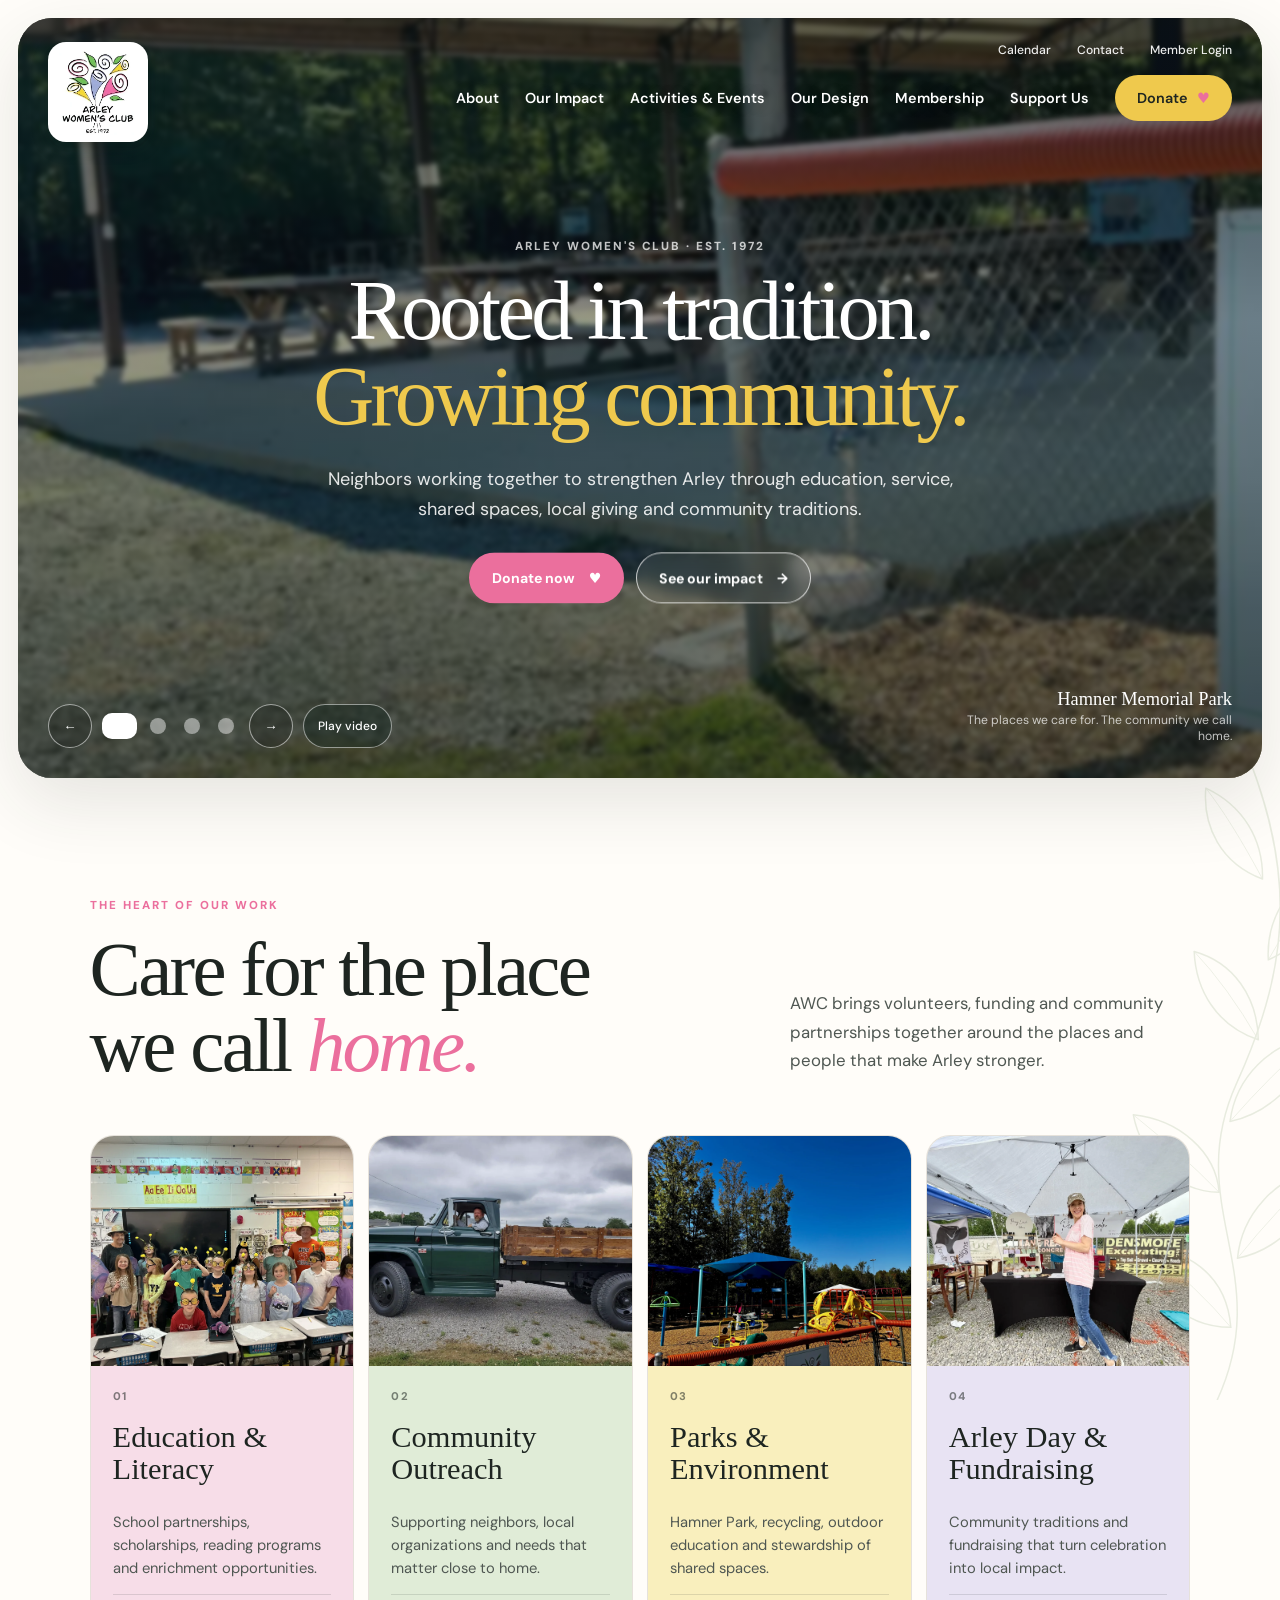
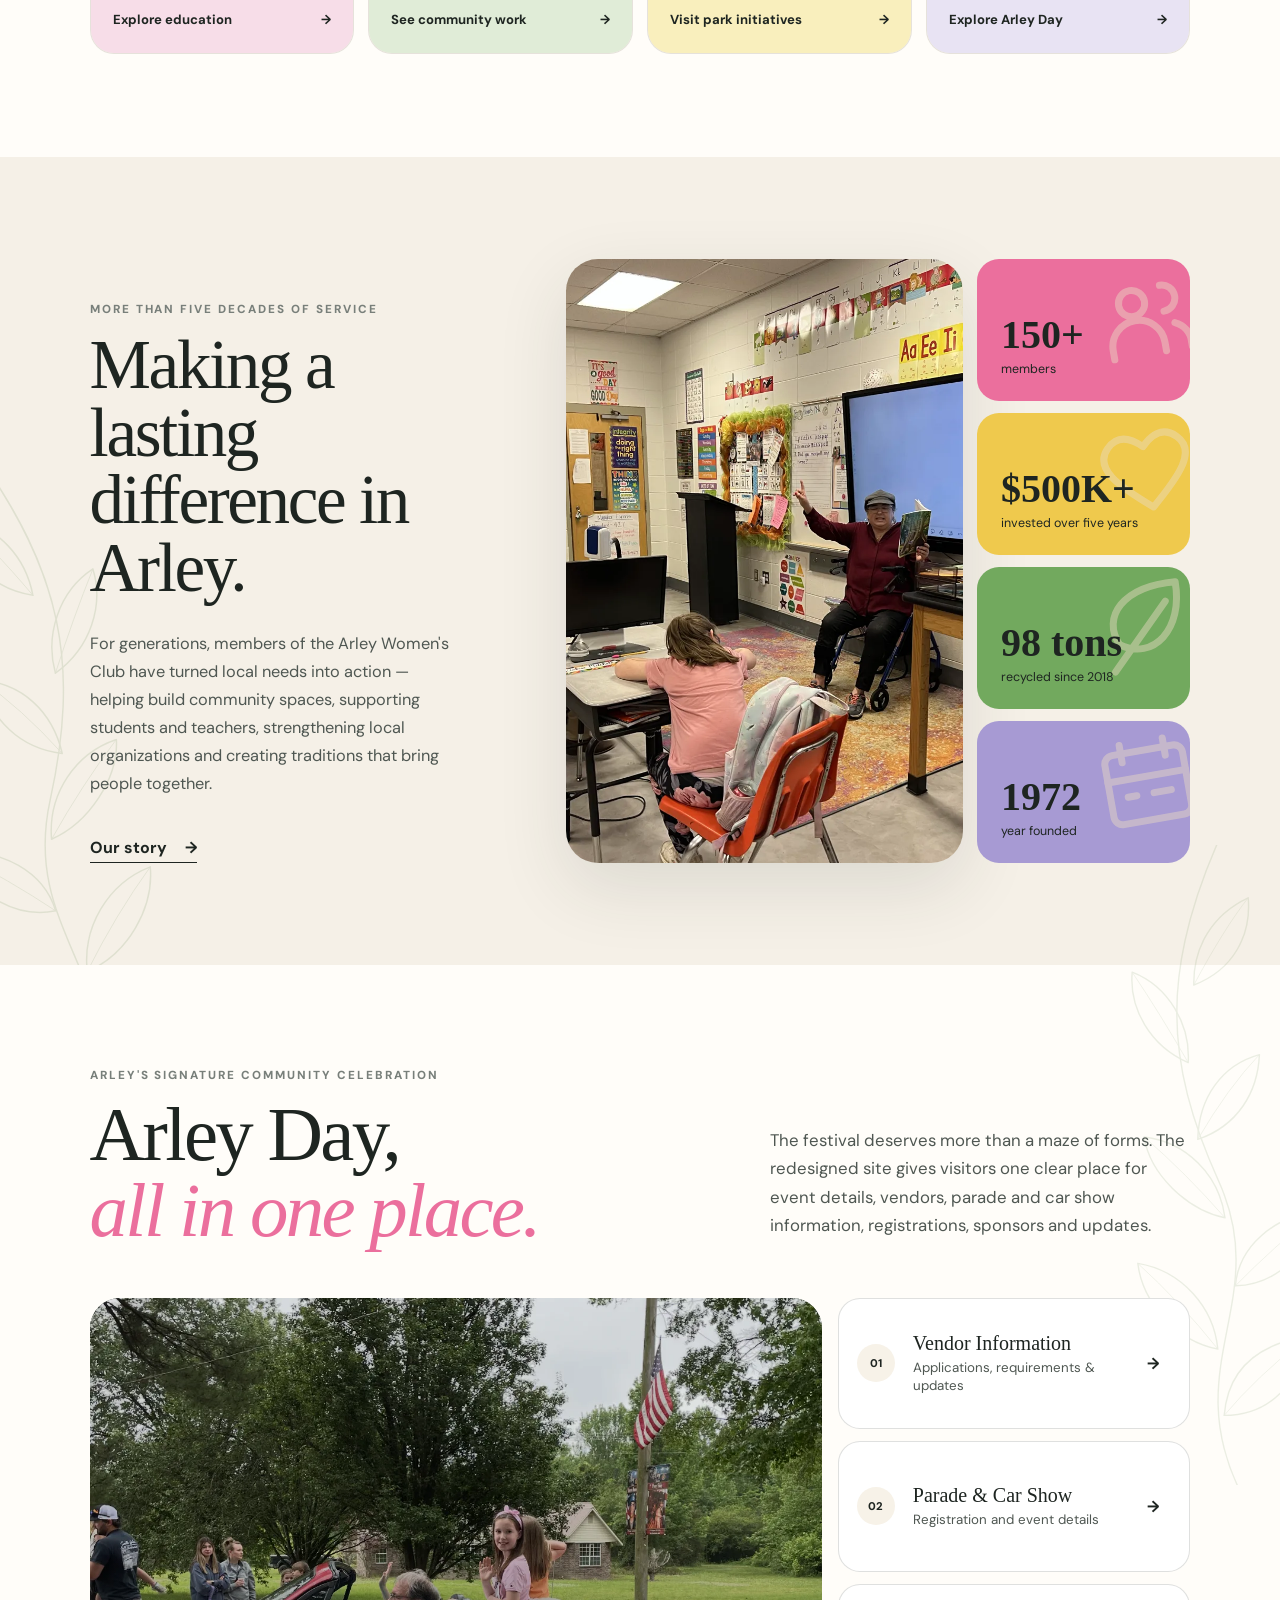
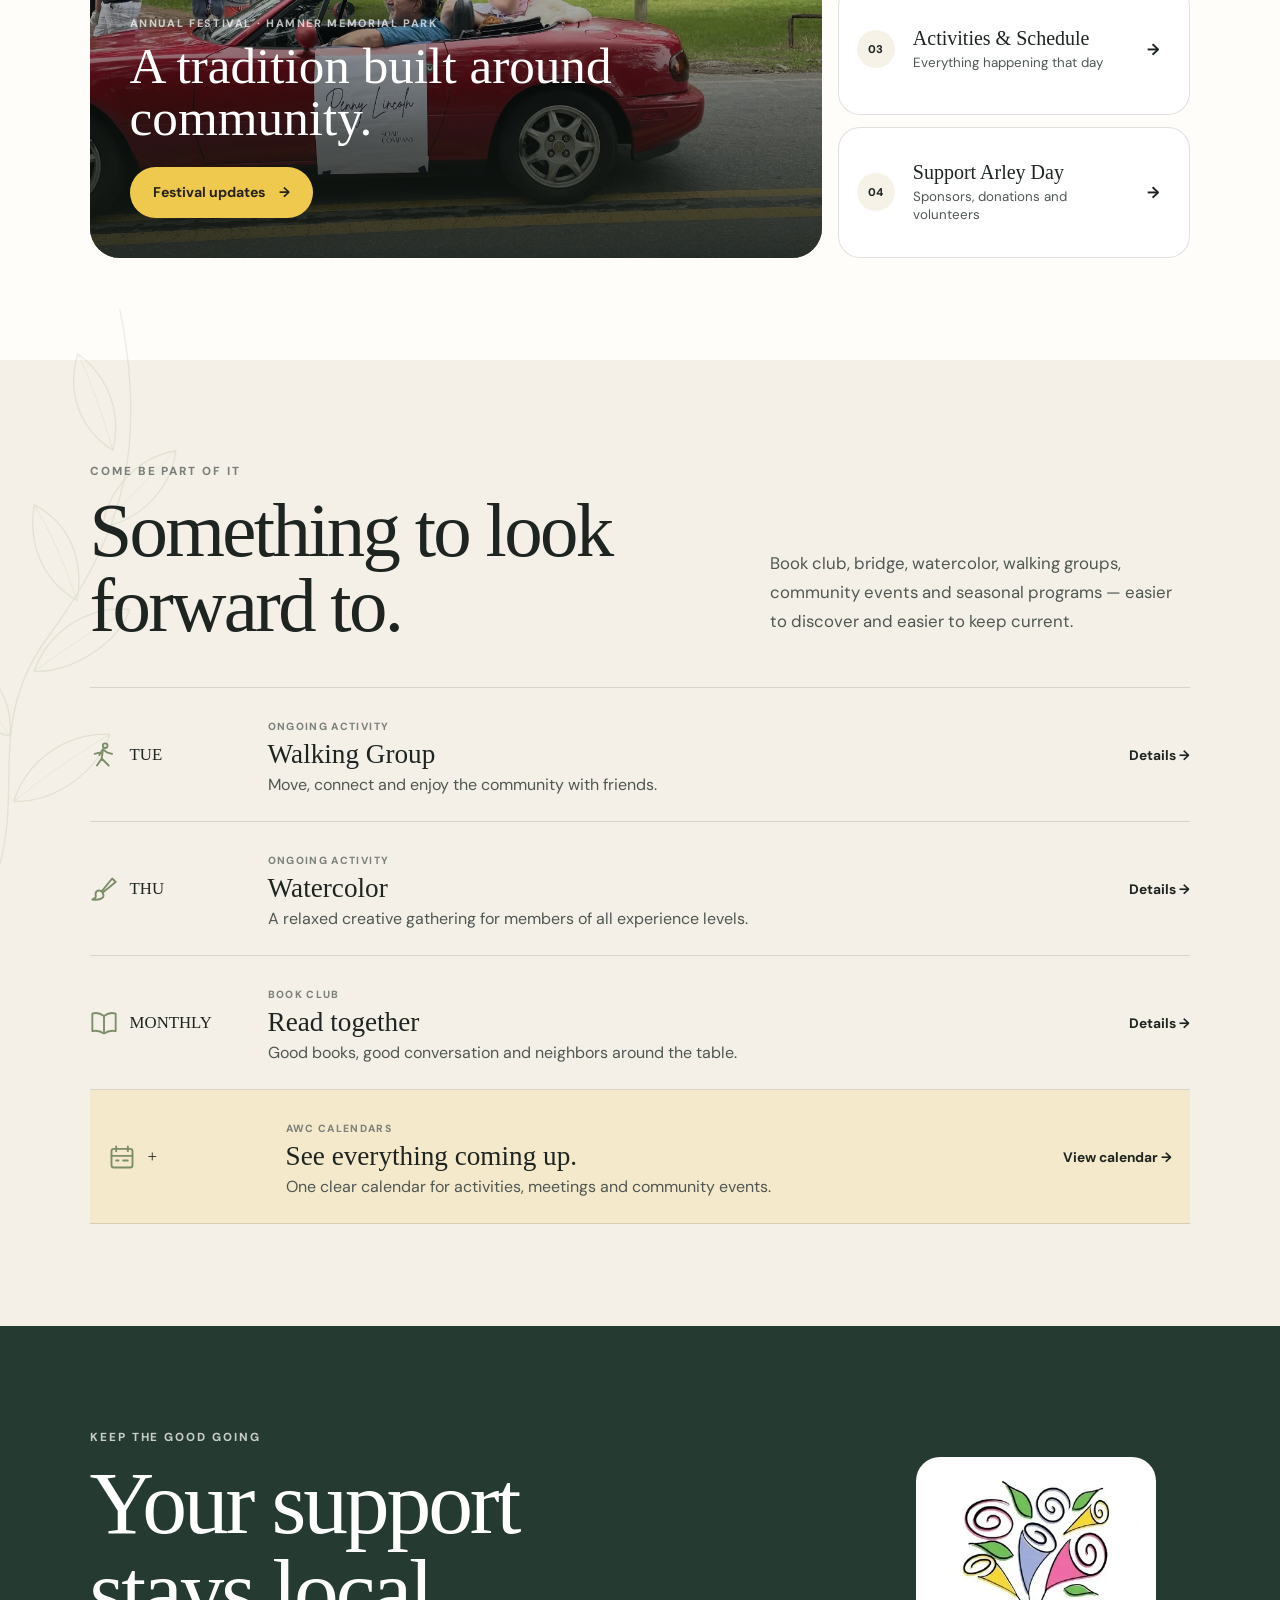
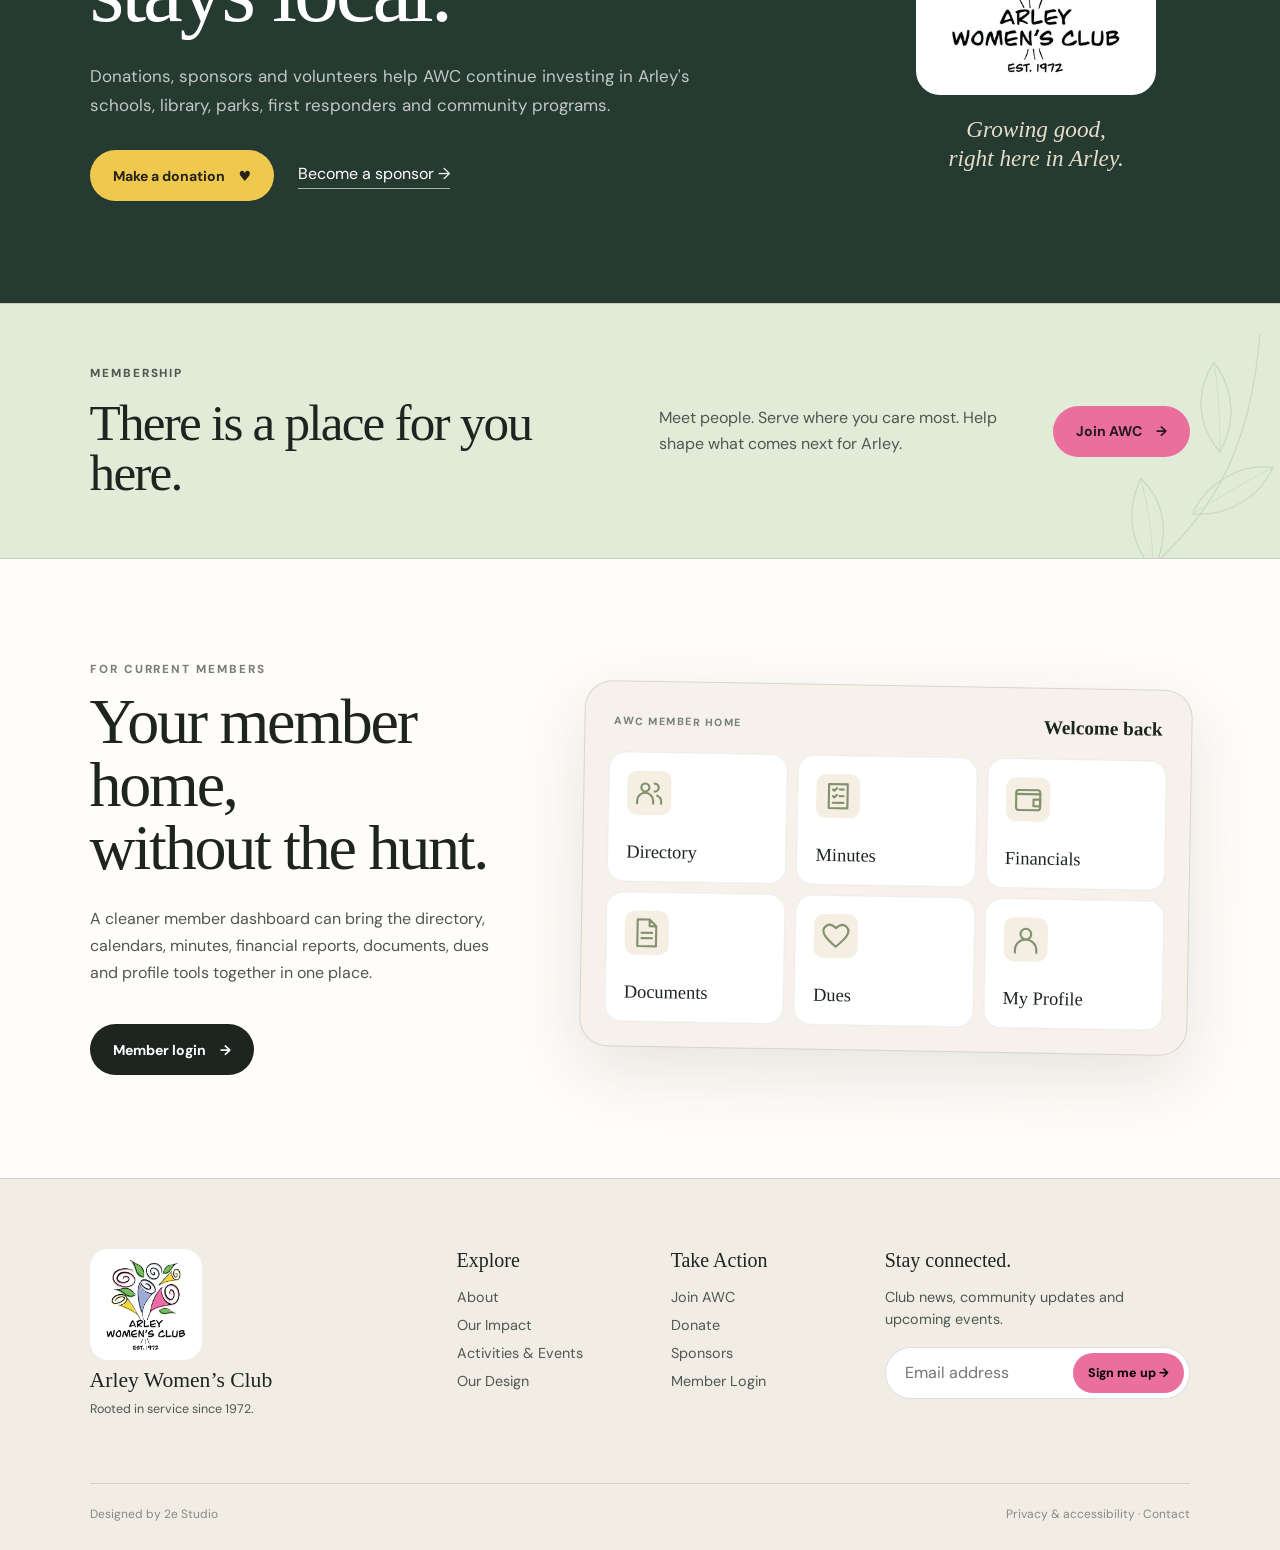
<file: index.html>
<!doctype html>
<html lang="en">
<head>
  <meta charset="utf-8" />
  <meta name="viewport" content="width=device-width, initial-scale=1" />
  <meta name="description" content="Arley Women's Club — homepage redesign concept by 2e Studio" />
  <title>Arley Women's Club — Redesign Concept</title>
  <link rel="preconnect" href="https://fonts.googleapis.com">
  <link rel="preconnect" href="https://fonts.gstatic.com" crossorigin>
  <link href="https://fonts.googleapis.com/css2?family=DM+Sans:wght@400;500;600;700&family=Fraunces:opsz,wght@9..144,500;9..144,600&display=swap" rel="stylesheet">
  <link rel="stylesheet" href="styles.css?v=membership-nav7" />
</head>
<body>
  <a class="skip-link" href="#main-content">Skip to content</a>
  <div class="page-shell" id="top">
    <section class="hero-frame" aria-label="Arley Women's Club introduction">
      <div class="hero-carousel" data-carousel>
        <div class="hero-slide is-active" data-slide aria-hidden="false" data-caption="Hamner Memorial Park">
          <video class="hero-video" muted playsinline preload="metadata" poster="assets/web/playground.jpg" aria-hidden="true" data-src="assets/web/playground.mp4?v=17-27"></video>
        </div>
        <div class="hero-slide" data-slide aria-hidden="true" data-caption="Arley Fire Department">
          <video class="hero-video" muted playsinline preload="none" poster="assets/web/fire-department.jpg" aria-hidden="true" data-src="assets/web/fire-department.mp4"></video>
        </div>
        <div class="hero-slide" data-slide aria-hidden="true" data-caption="Arley Public Library">
          <video class="hero-video" muted playsinline preload="none" poster="assets/web/library.jpg" aria-hidden="true" data-src="assets/web/library.mp4"></video>
        </div>
        <div class="hero-slide" data-slide aria-hidden="true" data-caption="Meek Elementary School">
          <video class="hero-video" muted playsinline preload="none" poster="assets/web/elementary.jpg" aria-hidden="true" data-src="assets/web/elementary.mp4?v=18-23"></video>
        </div>
      </div>
      <div class="hero-shade"></div>
      <div class="hero-copy">
        <p class="eyebrow eyebrow--light">ARLEY WOMEN'S CLUB · EST. 1972</p>
        <h1>Rooted in tradition.<br><span>Growing community.</span></h1>
        <p>Neighbors working together to strengthen Arley through education, service, shared spaces, local giving and community traditions.</p>
        <div class="hero-actions">
          <a class="button button--pink" href="#support">Donate now <span>♥</span></a>
          <a class="button button--glass" href="#impact">See our impact <span>→</span></a>
        </div>
      </div>
      <div class="hero-caption"><strong data-location>Hamner Memorial Park</strong><span>The places we care for. The community we call home.</span></div>

      <header class="hero-header">
        <a class="logo-card" href="index.html" aria-label="Arley Women's Club home">
          <span class="logo-disc original-logo-badge" aria-hidden="true"><img src="assets/web/membership/original-logo.webp" alt="" /></span>
        </a>

        <div class="nav-wrap">
          <div class="utility-nav" aria-label="Utility navigation">
            <a href="calendar.html">Calendar</a>
            <a href="contact.html">Contact</a>
            <a href="members.html">Member Login</a>
          </div>
          <nav class="main-nav" aria-label="Main navigation" id="site-navigation">
            <a href="about.html">About</a>
            <a href="index.html#impact">Our Impact</a>
            <a href="index.html#activities">Activities & Events</a>
            <a href="our-design.html">Our Design</a>
            <a href="join.html">Membership</a>
            <a href="index.html#support">Support Us</a>
            <a class="nav-donate" href="support.html">Donate <span>♥</span></a>
          </nav>
        </div>
        <button class="menu-button" type="button" aria-label="Open navigation" aria-expanded="false" data-menu-button aria-controls="site-navigation">
          <span></span><span></span><span></span>
        </button>
      </header>

      <div class="carousel-controls" aria-label="Hero carousel controls">
        <button type="button" class="carousel-arrow" data-prev aria-label="Previous slide">←</button>
        <div class="carousel-dots" aria-label="Choose hero slide">
          <button class="dot is-active" type="button" data-dot="0" aria-label="Show playground" aria-pressed="true"></button>
          <button class="dot" type="button" data-dot="1" aria-label="Show fire department" aria-pressed="false"></button>
          <button class="dot" type="button" data-dot="2" aria-label="Show library" aria-pressed="false"></button>
          <button class="dot" type="button" data-dot="3" aria-label="Show elementary school" aria-pressed="false"></button>
        </div>
        <button type="button" class="carousel-arrow" data-next aria-label="Next slide">→</button>
        <button type="button" class="motion-control" data-motion aria-pressed="false">Pause video</button>
      </div>
    </section>

    <main id="main-content">
      <section class="section work" id="impact">
        <div class="section-kicker">THE HEART OF OUR WORK</div>
        <div class="work-heading">
          <h2>Care for the place<br>we call <em>home.</em></h2>
          <p>AWC brings volunteers, funding and community partnerships together around the places and people that make Arley stronger.</p>
        </div>

        <div class="work-row-controls" aria-label="Browse impact cards"><button type="button" data-work-prev aria-label="Previous impact card">←</button><span>Swipe to explore our work</span><button type="button" data-work-next aria-label="Next impact card">→</button></div>
        <div class="work-grid" tabindex="0" aria-label="Our impact cards">
          <article class="work-card work-card--pink">
            <img class="card-photo card-photo--education" src="assets/web/womensclubintheclassroom.webp" alt="AWC members visiting a classroom" loading="lazy" decoding="async" />
            <div class="card-body"><span>01</span><h3>Education & Literacy</h3><p>School partnerships, scholarships, reading programs and enrichment opportunities.</p><a href="about.html#education">Explore education <b>→</b></a></div>
          </article>
          <article class="work-card work-card--green">
            <img class="card-photo card-photo--community" src="assets/web/workervolunteering.webp" alt="A volunteer helping at a community event" loading="lazy" decoding="async" />
            <div class="card-body"><span>02</span><h3>Community Outreach</h3><p>Supporting neighbors, local organizations and needs that matter close to home.</p><a href="about.html#community">See community work <b>→</b></a></div>
          </article>
          <article class="work-card work-card--yellow">
            <img class="card-photo card-photo--park" src="assets/web/playgroundhamnerpark.webp" alt="Playground at Hamner Memorial Park" loading="lazy" decoding="async" />
            <div class="card-body"><span>03</span><h3>Parks & Environment</h3><p>Hamner Park, recycling, outdoor education and stewardship of shared spaces.</p><a href="about.html#park">Visit park initiatives <b>→</b></a></div>
          </article>
          <article class="work-card work-card--lavender">
            <img class="card-photo card-photo--festival" src="assets/web/booth.webp" alt="Arley Women’s Club event booth" loading="lazy" decoding="async" />
            <div class="card-body"><span>04</span><h3>Arley Day & Fundraising</h3><p>Community traditions and fundraising that turn celebration into local impact.</p><a href="#arley-day">Explore Arley Day <b>→</b></a></div>
          </article>
        </div>
      </section>

      <section class="impact-story" id="about">
        <div class="floral-line floral-line--one" aria-hidden="true"></div>
        <div class="impact-copy">
          <p class="eyebrow">MORE THAN FIVE DECADES OF SERVICE</p>
          <h2>Making a lasting difference in Arley.</h2>
          <p>For generations, members of the Arley Women's Club have turned local needs into action — helping build community spaces, supporting students and teachers, strengthening local organizations and creating traditions that bring people together.</p>
          <a class="text-link" href="about.html">Our story <span>→</span></a>
        </div>
        <div class="impact-visual">
          <img class="impact-photo" src="assets/web/womensclubreading.webp" alt="AWC members sharing a reading program" loading="lazy" decoding="async" />
          <div class="stats-panel">
            <div><svg class="stat-icon" aria-hidden="true" viewBox="0 0 24 24" fill="none" stroke="currentColor" stroke-width="1.6" stroke-linecap="round" stroke-linejoin="round"><circle cx="9" cy="8" r="3"/><path d="M3 20v-2a6 6 0 0 1 12 0v2M16 5a3 3 0 0 1 0 6M18 14a5 5 0 0 1 3 5v1"/></svg><strong>150+</strong><span>members</span></div>
            <div><svg class="stat-icon" aria-hidden="true" viewBox="0 0 24 24" fill="none" stroke="currentColor" stroke-width="1.6" stroke-linecap="round" stroke-linejoin="round"><path d="M20 5c-3-3-6-1-8 1-2-2-5-4-8-1-4 4 1 9 8 15 7-6 12-11 8-15Z"/></svg><strong>$500K+</strong><span>invested over five years</span></div>
            <div><svg class="stat-icon" aria-hidden="true" viewBox="0 0 24 24" fill="none" stroke="currentColor" stroke-width="1.6" stroke-linecap="round" stroke-linejoin="round"><path d="M20 3C8 2 2 8 5 15c7 5 15-1 15-12ZM3 21 17 7"/></svg><strong>98 tons</strong><span>recycled since 2018</span></div>
            <div><svg class="stat-icon" aria-hidden="true" viewBox="0 0 24 24" fill="none" stroke="currentColor" stroke-width="1.6" stroke-linecap="round" stroke-linejoin="round"><rect x="3" y="5" width="18" height="16" rx="2"/><path d="M7 3v4M17 3v4M3 11h18M7 15h2M13 15h4"/></svg><strong>1972</strong><span>year founded</span></div>
          </div>
        </div>
      </section>

      <section class="section arley-day" id="arley-day">
        <div class="arley-day-heading">
          <div>
            <p class="eyebrow">ARLEY'S SIGNATURE COMMUNITY CELEBRATION</p>
            <h2>Arley Day,<br><em>all in one place.</em></h2>
          </div>
          <p>The festival deserves more than a maze of forms. The redesigned site gives visitors one clear place for event details, vendors, parade and car show information, registrations, sponsors and updates.</p>
        </div>

        <div class="festival-grid">
          <article class="festival-feature">
            <img class="festival-photo" src="assets/web/arleydayparade.webp" alt="Arley Day parade" loading="lazy" decoding="async" />
            <div class="festival-overlay">
              <p>ANNUAL FESTIVAL · HAMNER MEMORIAL PARK</p>
              <h3>A tradition built around community.</h3>
              <a class="button button--yellow" href="calendar.html">Festival updates <span>→</span></a>
            </div>
          </article>
          <div class="festival-links">
            <a href="calendar.html"><span>01</span><div><strong>Vendor Information</strong><small>Applications, requirements & updates</small></div><b>→</b></a>
            <a href="calendar.html"><span>02</span><div><strong>Parade & Car Show</strong><small>Registration and event details</small></div><b>→</b></a>
            <a href="calendar.html"><span>03</span><div><strong>Activities & Schedule</strong><small>Everything happening that day</small></div><b>→</b></a>
            <a href="calendar.html"><span>04</span><div><strong>Support Arley Day</strong><small>Sponsors, donations and volunteers</small></div><b>→</b></a>
          </div>
        </div>
      </section>

      <section class="section activities" id="activities">
        <div class="activities-top">
          <div>
            <p class="eyebrow">COME BE PART OF IT</p>
            <h2>Something to look<br>forward to.</h2>
          </div>
          <p>Book club, bridge, watercolor, walking groups, community events and seasonal programs — easier to discover and easier to keep current.</p>
        </div>
        <div class="activity-list" id="calendar">
          <article><span class="activity-date"><svg class="line-icon" aria-hidden="true" viewBox="0 0 24 24" fill="none" stroke="currentColor" stroke-width="1.6" stroke-linecap="round" stroke-linejoin="round"><circle cx="13" cy="4" r="2"/><path d="m8 12 3-5 4 3 4 1M11 8l-1 7-4 6M10 15l6 6M4 11l4-1"/></svg><span>TUE</span></span><div><small>ONGOING ACTIVITY</small><h3>Walking Group</h3><p>Move, connect and enjoy the community with friends.</p></div><a href="calendar.html">Details →</a></article>
          <article><span class="activity-date"><svg class="line-icon" aria-hidden="true" viewBox="0 0 24 24" fill="none" stroke="currentColor" stroke-width="1.6" stroke-linecap="round" stroke-linejoin="round"><path d="m10 14 9-11 3 3-11 9M10 14c-4-2-6 1-5 4 0 2-3 3-3 3 8 1 12-2 8-7Z"/></svg><span>THU</span></span><div><small>ONGOING ACTIVITY</small><h3>Watercolor</h3><p>A relaxed creative gathering for members of all experience levels.</p></div><a href="calendar.html">Details →</a></article>
          <article><span class="activity-date"><svg class="line-icon" aria-hidden="true" viewBox="0 0 24 24" fill="none" stroke="currentColor" stroke-width="1.6" stroke-linecap="round" stroke-linejoin="round"><path d="M12 6C8 3 5 3 2 4v15c4-1 7 0 10 2 3-2 6-3 10-2V4c-3-1-6-1-10 2ZM12 6v15"/></svg><span>MONTHLY</span></span><div><small>BOOK CLUB</small><h3>Read together</h3><p>Good books, good conversation and neighbors around the table.</p></div><a href="calendar.html">Details →</a></article>
          <article class="activity-list--calendar"><span class="activity-date"><svg class="line-icon" aria-hidden="true" viewBox="0 0 24 24" fill="none" stroke="currentColor" stroke-width="1.6" stroke-linecap="round" stroke-linejoin="round"><rect x="3" y="5" width="18" height="16" rx="2"/><path d="M7 3v4M17 3v4M3 11h18M7 15h2M13 15h4"/></svg><span>+</span></span><div><small>AWC CALENDARS</small><h3>See everything coming up.</h3><p>One clear calendar for activities, meetings and community events.</p></div><a href="calendar.html">View calendar →</a></article>
        </div>
      </section>

      <section class="support" id="support">
        <div class="support-copy">
          <p class="eyebrow eyebrow--light">KEEP THE GOOD GOING</p>
          <h2>Your support<br>stays local.</h2>
          <p>Donations, sponsors and volunteers help AWC continue investing in Arley's schools, library, parks, first responders and community programs.</p>
          <div class="support-actions"><a class="button button--yellow" href="support.html">Make a donation <span>♥</span></a><a class="support-link" href="support.html">Become a sponsor →</a></div>
        </div>
        <div class="support-art">
          <img src="assets/web/membership/original-logo.webp" alt="Arley Women’s Club original logo, established 1972" loading="lazy" decoding="async" />
          <p>Growing good,<br>right here in Arley.</p>
        </div>
      </section>

      <section class="join-strip" id="join">
        <div><p class="eyebrow">MEMBERSHIP</p><h2>There is a place for you here.</h2></div>
        <p>Meet people. Serve where you care most. Help shape what comes next for Arley.</p>
        <a class="button button--pink" href="join.html">Join AWC <span>→</span></a>
      </section>

      <section class="member-home" id="members">
        <div class="member-copy">
          <p class="eyebrow">FOR CURRENT MEMBERS</p>
          <h2>Your member home,<br>without the hunt.</h2>
          <p>A cleaner member dashboard can bring the directory, calendars, minutes, financial reports, documents, dues and profile tools together in one place.</p>
          <a class="button button--dark" href="members.html">Member login <span>→</span></a>
        </div>
        <div class="member-dashboard" aria-label="Member dashboard concept">
          <div class="dash-top"><span>AWC MEMBER HOME</span><b>Welcome back</b></div>
          <div class="dash-grid">
            <div><svg class="line-icon" aria-hidden="true" viewBox="0 0 24 24" fill="none" stroke="currentColor" stroke-width="1.6" stroke-linecap="round" stroke-linejoin="round"><circle cx="9" cy="8" r="3"/><path d="M3 20v-2a6 6 0 0 1 12 0v2M16 5a3 3 0 0 1 0 6M18 14a5 5 0 0 1 3 5v1"/></svg><strong>Directory</strong></div>
            <div><svg class="line-icon" aria-hidden="true" viewBox="0 0 24 24" fill="none" stroke="currentColor" stroke-width="1.6" stroke-linecap="round" stroke-linejoin="round"><path d="M5 3h14v18H5ZM8 7l1 1 2-2M8 12l1 1 2-2M13 7h3M13 12h3M8 17h8"/></svg><strong>Minutes</strong></div>
            <div><svg class="line-icon" aria-hidden="true" viewBox="0 0 24 24" fill="none" stroke="currentColor" stroke-width="1.6" stroke-linecap="round" stroke-linejoin="round"><rect x="3" y="5" width="18" height="15" rx="2"/><path d="M3 8h18M16 12h5v5h-5Z"/></svg><strong>Financials</strong></div>
            <div><svg class="line-icon" aria-hidden="true" viewBox="0 0 24 24" fill="none" stroke="currentColor" stroke-width="1.6" stroke-linecap="round" stroke-linejoin="round"><path d="M14 2H5v20h14V7ZM14 2v5h5M8 12h8M8 16h8"/></svg><strong>Documents</strong></div>
            <div><svg class="line-icon" aria-hidden="true" viewBox="0 0 24 24" fill="none" stroke="currentColor" stroke-width="1.6" stroke-linecap="round" stroke-linejoin="round"><path d="M20 5c-3-3-6-1-8 1-2-2-5-4-8-1-4 4 1 9 8 15 7-6 12-11 8-15Z"/></svg><strong>Dues</strong></div>
            <div><svg class="line-icon" aria-hidden="true" viewBox="0 0 24 24" fill="none" stroke="currentColor" stroke-width="1.6" stroke-linecap="round" stroke-linejoin="round"><circle cx="12" cy="8" r="4"/><path d="M4 22v-2a8 8 0 0 1 16 0v2"/></svg><strong>My Profile</strong></div>
          </div>
        </div>
      </section>
    </main>

    <footer id="contact">
      <div class="footer-mark"><img src="assets/web/membership/original-logo.webp" alt="" loading="lazy" /><strong>Arley Women’s Club</strong><span>Rooted in service since 1972.</span></div>
      <div class="footer-column"><strong>Explore</strong><a href="about.html">About</a><a href="index.html#impact">Our Impact</a><a href="index.html#activities">Activities & Events</a><a href="our-design.html">Our Design</a></div>
      <div class="footer-column"><strong>Take Action</strong><a href="join.html">Join AWC</a><a href="index.html#support">Donate</a><a href="index.html#support">Sponsors</a><a href="members.html">Member Login</a></div>
      <div class="footer-newsletter"><strong>Stay connected.</strong><p>Club news, community updates and upcoming events.</p><form><label class="sr-only" for="email">Email address</label><input id="email" type="email" placeholder="Email address"><button type="button" data-newsletter>Sign me up →</button></form><p class="form-status" role="status" data-newsletter-status></p></div>
      <div class="footer-bottom"><span>Designed by 2e Studio</span><span><a href="contact.html#site-information">Privacy &amp; accessibility</a> · <a href="contact.html">Contact</a></span></div>
    </footer>
  </div>
  <script src="script.js?v=collection1"></script>
</body>
</html>
</file>
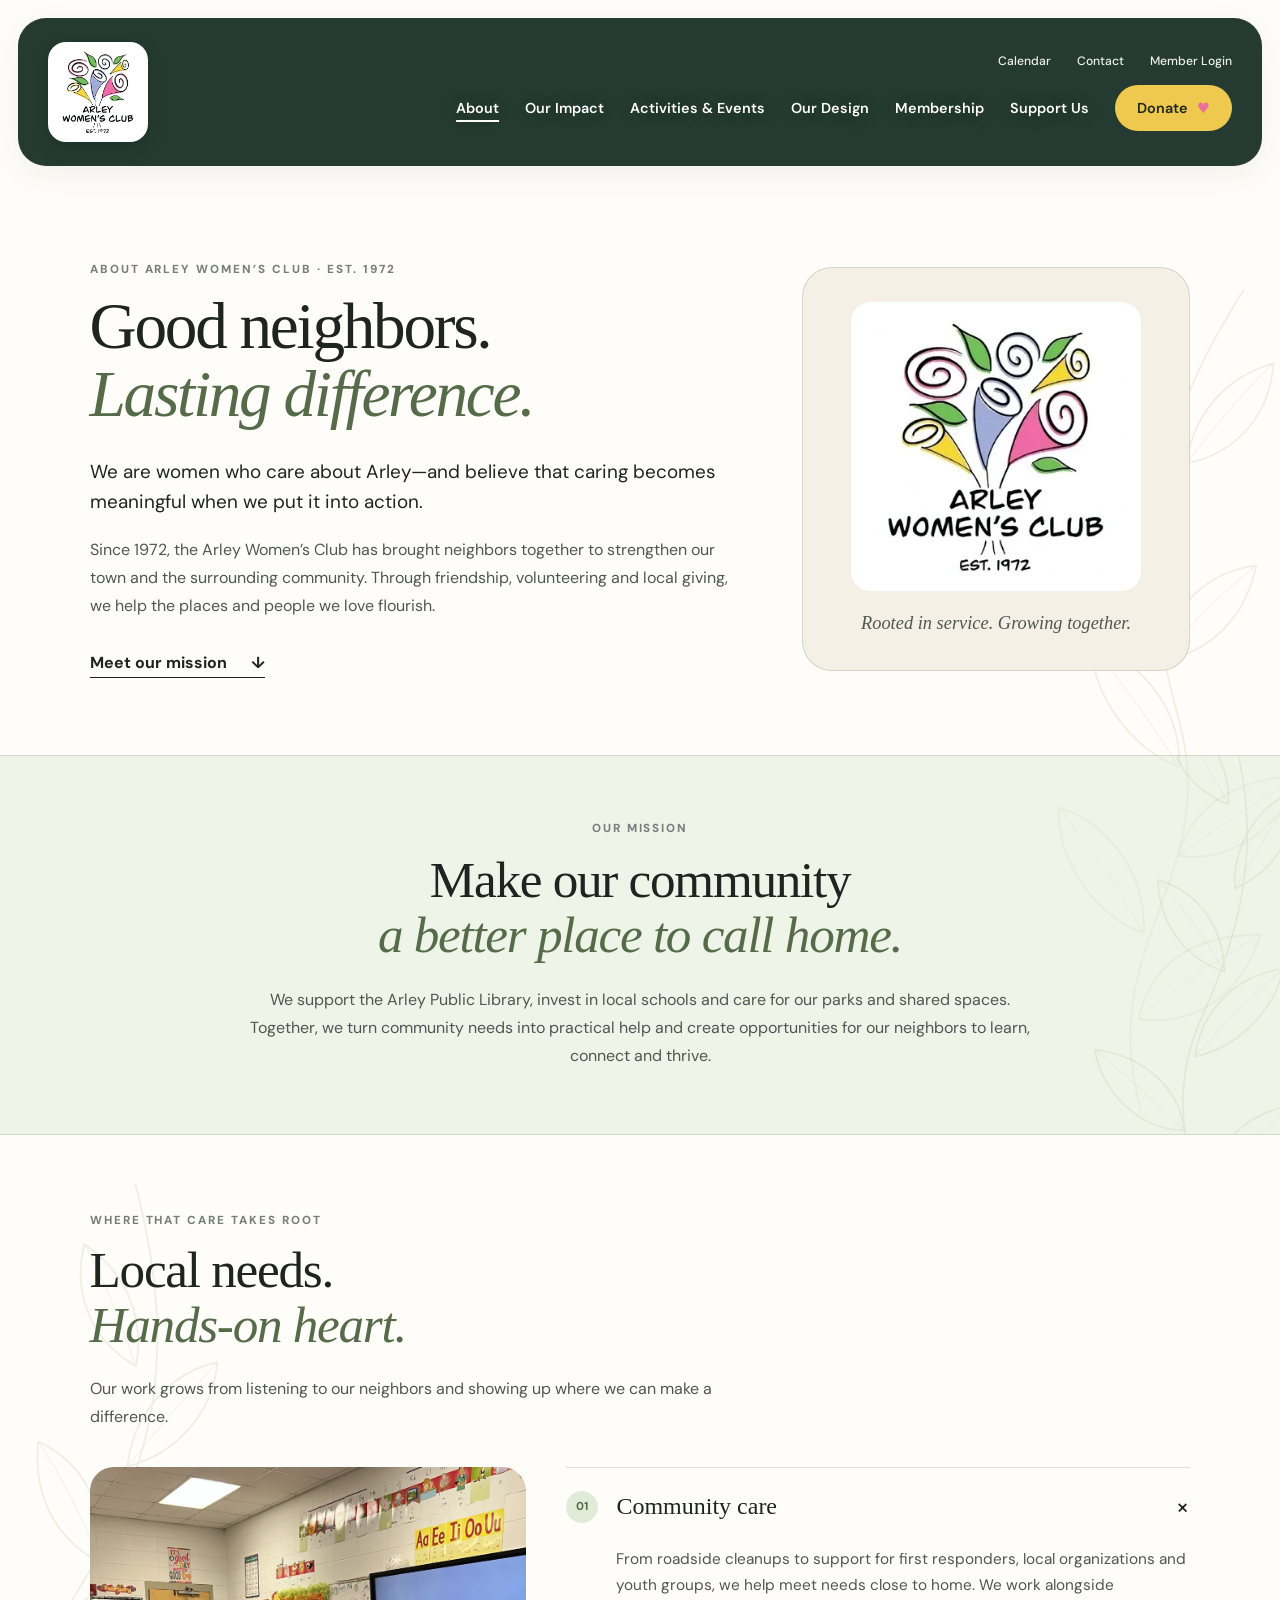
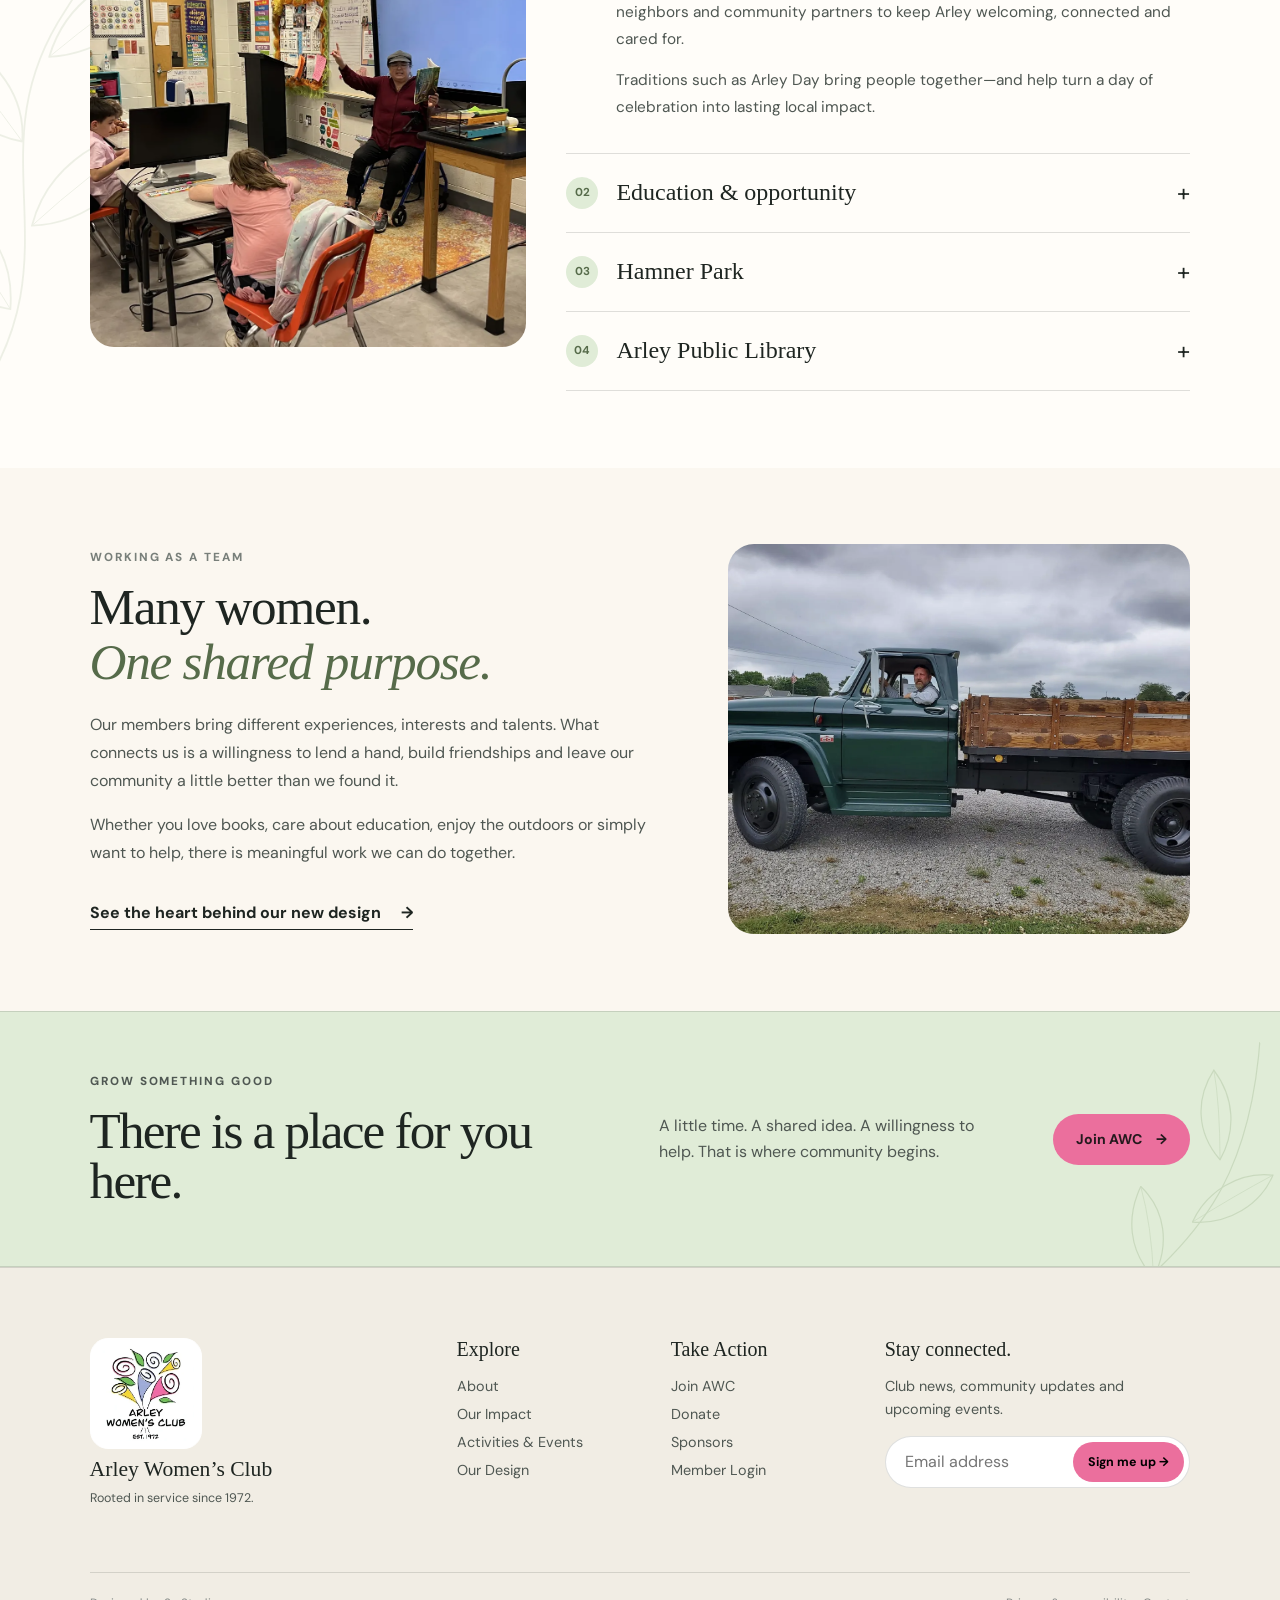
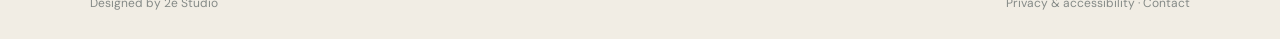
<file: about.html>
<!doctype html>
<html lang="en">
<head>
  <meta charset="utf-8" />
  <meta name="viewport" content="width=device-width, initial-scale=1" />
  <meta name="description" content="Since 1972, Arley Women’s Club has brought neighbors together to support our schools, library, parks and community." />
  <title>About Us | Arley Women’s Club</title>
  <link rel="preconnect" href="https://fonts.googleapis.com">
  <link rel="preconnect" href="https://fonts.gstatic.com" crossorigin>
  <link href="https://fonts.googleapis.com/css2?family=DM+Sans:wght@400;500;600;700&family=Fraunces:opsz,wght@9..144,500;9..144,600&display=swap" rel="stylesheet">
  <link rel="stylesheet" href="styles.css?v=membership-nav7" />
</head>
<body class="interior-page">
<a class="skip-link" href="#main-content">Skip to content</a>
<div class="page-shell" id="top"><div class="interior-header"><header class="hero-header">
        <a class="logo-card" href="index.html" aria-label="Arley Women's Club home">
          <span class="logo-disc original-logo-badge" aria-hidden="true"><img src="assets/web/membership/original-logo.webp" alt="" /></span>
        </a>

        <div class="nav-wrap">
          <div class="utility-nav" aria-label="Utility navigation">
            <a href="calendar.html">Calendar</a>
            <a href="contact.html">Contact</a>
            <a href="members.html">Member Login</a>
          </div>
          <nav class="main-nav" aria-label="Main navigation" id="site-navigation">
            <a href="about.html" aria-current="page">About</a>
            <a href="index.html#impact">Our Impact</a>
            <a href="index.html#activities">Activities & Events</a>
            <a href="our-design.html">Our Design</a>
            <a href="join.html">Membership</a>
            <a href="index.html#support">Support Us</a>
            <a class="nav-donate" href="support.html">Donate <span>♥</span></a>
          </nav>
        </div>
        <button class="menu-button" type="button" aria-label="Open navigation" aria-expanded="false" data-menu-button aria-controls="site-navigation">
          <span></span><span></span><span></span>
        </button>
      </header></div>
<main id="main-content" class="botanical-page">
<section class="interior-intro about-intro">
 <div><p class="eyebrow">ABOUT ARLEY WOMEN’S CLUB · EST. 1972</p><h1>Good neighbors.<br><em>Lasting difference.</em></h1><p class="intro-lead">We are women who care about Arley—and believe that caring becomes meaningful when we put it into action.</p><p>Since 1972, the Arley Women’s Club has brought neighbors together to strengthen our town and the surrounding community. Through friendship, volunteering and local giving, we help the places and people we love flourish.</p><a class="text-link" href="#mission">Meet our mission <span aria-hidden="true">↓</span></a></div>
 <figure class="identity-panel"><img src="assets/web/membership/original-logo.webp" width="323" height="321" alt="Arley Women’s Club floral logo, established 1972"><figcaption>Rooted in service. Growing together.</figcaption></figure>
</section>
<section class="mission-band" id="mission"><p class="eyebrow">OUR MISSION</p><h2>Make our community<br><em>a better place to call home.</em></h2><p>We support the Arley Public Library, invest in local schools and care for our parks and shared spaces. Together, we turn community needs into practical help and create opportunities for our neighbors to learn, connect and thrive.</p></section>
<section class="interior-section"><div class="section-heading"><p class="eyebrow">WHERE THAT CARE TAKES ROOT</p><h2>Local needs.<br><em>Hands-on heart.</em></h2><p>Our work grows from listening to our neighbors and showing up where we can make a difference.</p></div>
<div class="focus-layout"><img class="focus-photo" src="assets/web/womensclubreading.webp" width="900" height="1100" alt="Arley Women’s Club members supporting a reading program" loading="lazy">
<div class="focus-accordions">
<details open id="community"><summary><span>01</span> Community care <b aria-hidden="true">+</b></summary><div><p>From roadside cleanups to support for first responders, local organizations and youth groups, we help meet needs close to home. We work alongside neighbors and community partners to keep Arley welcoming, connected and cared for.</p><p>Traditions such as Arley Day bring people together—and help turn a day of celebration into lasting local impact.</p></div></details>
<details id="education"><summary><span>02</span> Education &amp; opportunity <b aria-hidden="true">+</b></summary><div><p>We support Meek Elementary and Meek High School through fundraising, volunteer help and encouragement for students and teachers. Scholarships help graduating seniors continue their education through college or vocational training.</p><p>Our support for the Winston County Arts Council also helps bring art, music and drama into local classrooms.</p></div></details>
<details id="park"><summary><span>03</span> Hamner Park <b aria-hidden="true">+</b></summary><div><p>Hamner Park is a place to walk, play, gather and pause. In 2014, the club adopted the park as a major project, working with the Hamner family and the Town of Arley to renew its walking trail and wooded spaces.</p><p>Benches, picnic areas, a rustic gazebo and wetland education reflect a shared commitment to making the park a welcoming place for residents and visitors.</p></div></details>
<details id="library"><summary><span>04</span> Arley Public Library <b aria-hidden="true">+</b></summary><div><p>The library is part of our story—and a lasting investment in Arley’s future. With help from residents, the Town Council, public funding and grants, the club helped build the library that opened in 2005.</p><p>Today, we continue encouraging library use and the joy of reading. It is a place for learning, discovery and connection across generations.</p></div></details>
</div></div></section>
<section class="interior-section story-pair"><div><p class="eyebrow">WORKING AS A TEAM</p><h2>Many women.<br><em>One shared purpose.</em></h2><p>Our members bring different experiences, interests and talents. What connects us is a willingness to lend a hand, build friendships and leave our community a little better than we found it.</p><p>Whether you love books, care about education, enjoy the outdoors or simply want to help, there is meaningful work we can do together.</p><a class="text-link" href="our-design.html">See the heart behind our new design <span aria-hidden="true">→</span></a></div><img src="assets/web/workervolunteering.webp" alt="A volunteer lending a hand at a community event" loading="lazy" width="900" height="650"></section>
<section class="join-strip"><div><p class="eyebrow">GROW SOMETHING GOOD</p><h2>There is a place for you here.</h2></div><p>A little time. A shared idea. A willingness to help. That is where community begins.</p><a class="button button--pink" href="join.html">Join AWC <span aria-hidden="true">→</span></a></section></main>
<footer id="contact">
      <div class="footer-mark"><img src="assets/web/membership/original-logo.webp" alt="" loading="lazy" /><strong>Arley Women’s Club</strong><span>Rooted in service since 1972.</span></div>
      <div class="footer-column"><strong>Explore</strong><a href="about.html">About</a><a href="index.html#impact">Our Impact</a><a href="index.html#activities">Activities & Events</a><a href="our-design.html">Our Design</a></div>
      <div class="footer-column"><strong>Take Action</strong><a href="join.html">Join AWC</a><a href="index.html#support">Donate</a><a href="index.html#support">Sponsors</a><a href="members.html">Member Login</a></div>
      <div class="footer-newsletter"><strong>Stay connected.</strong><p>Club news, community updates and upcoming events.</p><form><label class="sr-only" for="email">Email address</label><input id="email" type="email" placeholder="Email address"><button type="button" data-newsletter>Sign me up →</button></form><p class="form-status" role="status" data-newsletter-status></p></div>
      <div class="footer-bottom"><span>Designed by 2e Studio</span><span><a href="contact.html#site-information">Privacy &amp; accessibility</a> · <a href="contact.html">Contact</a></span></div>
    </footer>
</div><script src="script.js?v=collection1"></script></body></html>
</file>
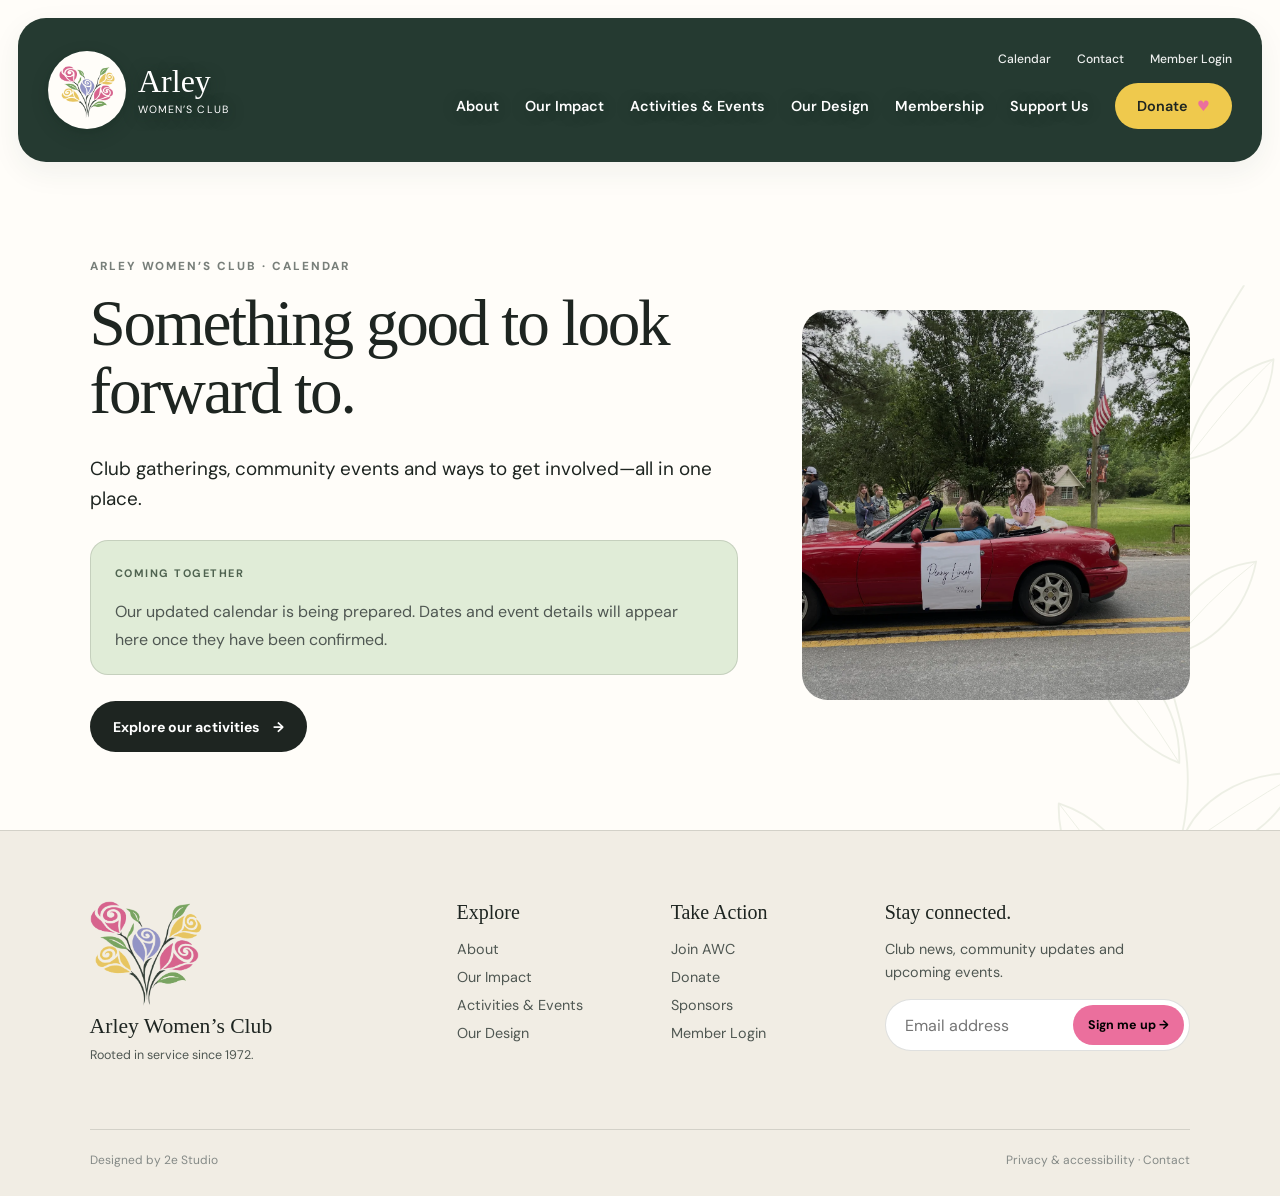
<file: calendar.html>
<!doctype html>
<html lang="en">
<head>
  <meta charset="utf-8" />
  <meta name="viewport" content="width=device-width, initial-scale=1" />
  <meta name="description" content="Club gatherings, community events and ways to get involved—all in one place." />
  <title>Calendar | Arley Women’s Club</title>
  <link rel="preconnect" href="https://fonts.googleapis.com">
  <link rel="preconnect" href="https://fonts.gstatic.com" crossorigin>
  <link href="https://fonts.googleapis.com/css2?family=DM+Sans:wght@400;500;600;700&family=Fraunces:opsz,wght@9..144,500;9..144,600&display=swap" rel="stylesheet">
  <link rel="stylesheet" href="styles.css?v=membership-nav7" />
</head>
<body class="interior-page">
<a class="skip-link" href="#main-content">Skip to content</a>
<div class="page-shell" id="top"><div class="interior-header"><header class="hero-header">
        <a class="logo-card" href="index.html" aria-label="Arley Women's Club home">
          <span class="logo-disc" aria-hidden="true"><img src="assets/web/brand/bouquet.webp" alt="" /></span><span class="logo-wordmark">Arley <small>Women’s Club</small></span>
        </a>

        <div class="nav-wrap">
          <div class="utility-nav" aria-label="Utility navigation">
            <a href="calendar.html" aria-current="page">Calendar</a>
            <a href="contact.html">Contact</a>
            <a href="members.html">Member Login</a>
          </div>
          <nav class="main-nav" aria-label="Main navigation" id="site-navigation">
            <a href="about.html">About</a>
            <a href="index.html#impact">Our Impact</a>
            <a href="index.html#activities">Activities & Events</a>
            <a href="our-design.html">Our Design</a>
            <a href="join.html">Membership</a>
            <a href="index.html#support">Support Us</a>
            <a class="nav-donate" href="support.html">Donate <span>♥</span></a>
          </nav>
        </div>
        <button class="menu-button" type="button" aria-label="Open navigation" aria-expanded="false" data-menu-button aria-controls="site-navigation">
          <span></span><span></span><span></span>
        </button>
      </header></div>
<main id="main-content" class="botanical-page"><section class="interior-intro holding-intro"><div><p class="eyebrow">ARLEY WOMEN’S CLUB · CALENDAR</p><h1>Something good to look forward to.</h1><p class="intro-lead">Club gatherings, community events and ways to get involved—all in one place.</p><div class="holding-note"><span class="tiny-label">COMING TOGETHER</span><p>Our updated calendar is being prepared. Dates and event details will appear here once they have been confirmed.</p></div><a class="button button--dark" href="index.html#activities">Explore our activities <span aria-hidden="true">→</span></a></div><figure class="identity-panel holding-photo"><img src="assets/web/arleydayparade.webp" alt="Arley Women’s Club community life" loading="lazy"></figure></section></main>
<footer id="contact">
      <div class="footer-mark"><img src="assets/web/brand/bouquet.webp" alt="" loading="lazy" /><strong>Arley Women’s Club</strong><span>Rooted in service since 1972.</span></div>
      <div class="footer-column"><strong>Explore</strong><a href="about.html">About</a><a href="index.html#impact">Our Impact</a><a href="index.html#activities">Activities & Events</a><a href="our-design.html">Our Design</a></div>
      <div class="footer-column"><strong>Take Action</strong><a href="join.html">Join AWC</a><a href="index.html#support">Donate</a><a href="index.html#support">Sponsors</a><a href="members.html">Member Login</a></div>
      <div class="footer-newsletter"><strong>Stay connected.</strong><p>Club news, community updates and upcoming events.</p><form><label class="sr-only" for="email">Email address</label><input id="email" type="email" placeholder="Email address"><button type="button" data-newsletter>Sign me up →</button></form><p class="form-status" role="status" data-newsletter-status></p></div>
      <div class="footer-bottom"><span>Designed by 2e Studio</span><span><a href="contact.html#site-information">Privacy &amp; accessibility</a> · <a href="contact.html">Contact</a></span></div>
    </footer>
</div><script src="script.js?v=collection1"></script></body></html>
</file>
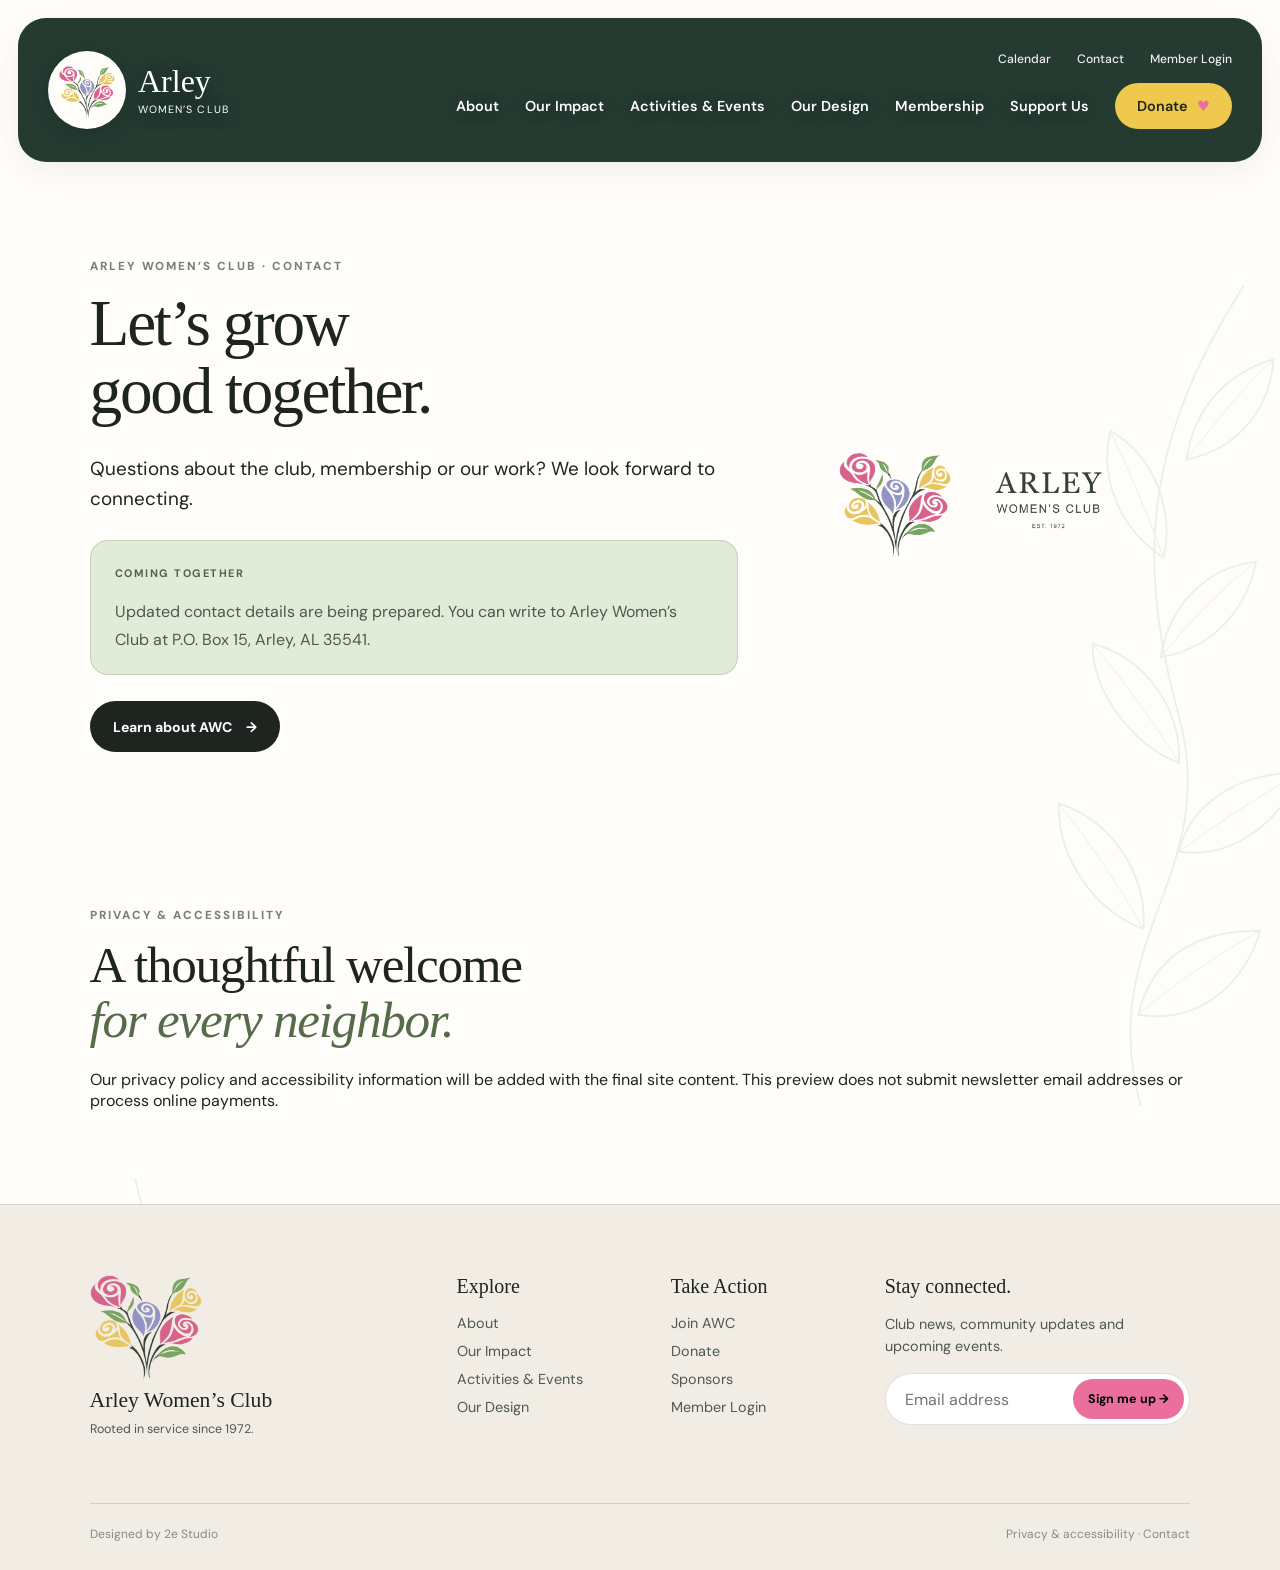
<file: contact.html>
<!doctype html>
<html lang="en">
<head>
  <meta charset="utf-8" />
  <meta name="viewport" content="width=device-width, initial-scale=1" />
  <meta name="description" content="Questions about the club, membership or our work? We look forward to connecting." />
  <title>Contact | Arley Women’s Club</title>
  <link rel="preconnect" href="https://fonts.googleapis.com">
  <link rel="preconnect" href="https://fonts.gstatic.com" crossorigin>
  <link href="https://fonts.googleapis.com/css2?family=DM+Sans:wght@400;500;600;700&family=Fraunces:opsz,wght@9..144,500;9..144,600&display=swap" rel="stylesheet">
  <link rel="stylesheet" href="styles.css?v=membership-nav7" />
</head>
<body class="interior-page">
<a class="skip-link" href="#main-content">Skip to content</a>
<div class="page-shell" id="top"><div class="interior-header"><header class="hero-header">
        <a class="logo-card" href="index.html" aria-label="Arley Women's Club home">
          <span class="logo-disc" aria-hidden="true"><img src="assets/web/brand/bouquet.webp" alt="" /></span><span class="logo-wordmark">Arley <small>Women’s Club</small></span>
        </a>

        <div class="nav-wrap">
          <div class="utility-nav" aria-label="Utility navigation">
            <a href="calendar.html">Calendar</a>
            <a href="contact.html" aria-current="page">Contact</a>
            <a href="members.html">Member Login</a>
          </div>
          <nav class="main-nav" aria-label="Main navigation" id="site-navigation">
            <a href="about.html">About</a>
            <a href="index.html#impact">Our Impact</a>
            <a href="index.html#activities">Activities & Events</a>
            <a href="our-design.html">Our Design</a>
            <a href="join.html">Membership</a>
            <a href="index.html#support">Support Us</a>
            <a class="nav-donate" href="support.html">Donate <span>♥</span></a>
          </nav>
        </div>
        <button class="menu-button" type="button" aria-label="Open navigation" aria-expanded="false" data-menu-button aria-controls="site-navigation">
          <span></span><span></span><span></span>
        </button>
      </header></div>
<main id="main-content" class="botanical-page"><section class="interior-intro holding-intro"><div><p class="eyebrow">ARLEY WOMEN’S CLUB · CONTACT</p><h1>Let’s grow<br>good together.</h1><p class="intro-lead">Questions about the club, membership or our work? We look forward to connecting.</p><div class="holding-note"><span class="tiny-label">COMING TOGETHER</span><p>Updated contact details are being prepared. You can write to Arley Women’s Club at P.O. Box 15, Arley, AL 35541.</p></div><a class="button button--dark" href="about.html">Learn about AWC <span aria-hidden="true">→</span></a></div><figure class="identity-panel holding-logo"><img src="assets/web/brand/horizontal.webp" alt="Arley Women’s Club identity" loading="lazy"></figure></section><section class="interior-section" id="site-information"><p class="eyebrow">PRIVACY &amp; ACCESSIBILITY</p><h2>A thoughtful welcome<br><em>for every neighbor.</em></h2><p>Our privacy policy and accessibility information will be added with the final site content. This preview does not submit newsletter email addresses or process online payments.</p></section></main>
<footer id="contact">
      <div class="footer-mark"><img src="assets/web/brand/bouquet.webp" alt="" loading="lazy" /><strong>Arley Women’s Club</strong><span>Rooted in service since 1972.</span></div>
      <div class="footer-column"><strong>Explore</strong><a href="about.html">About</a><a href="index.html#impact">Our Impact</a><a href="index.html#activities">Activities & Events</a><a href="our-design.html">Our Design</a></div>
      <div class="footer-column"><strong>Take Action</strong><a href="join.html">Join AWC</a><a href="index.html#support">Donate</a><a href="index.html#support">Sponsors</a><a href="members.html">Member Login</a></div>
      <div class="footer-newsletter"><strong>Stay connected.</strong><p>Club news, community updates and upcoming events.</p><form><label class="sr-only" for="email">Email address</label><input id="email" type="email" placeholder="Email address"><button type="button" data-newsletter>Sign me up →</button></form><p class="form-status" role="status" data-newsletter-status></p></div>
      <div class="footer-bottom"><span>Designed by 2e Studio</span><span><a href="contact.html#site-information">Privacy &amp; accessibility</a> · <a href="contact.html">Contact</a></span></div>
    </footer>
</div><script src="script.js?v=collection1"></script></body></html>
</file>
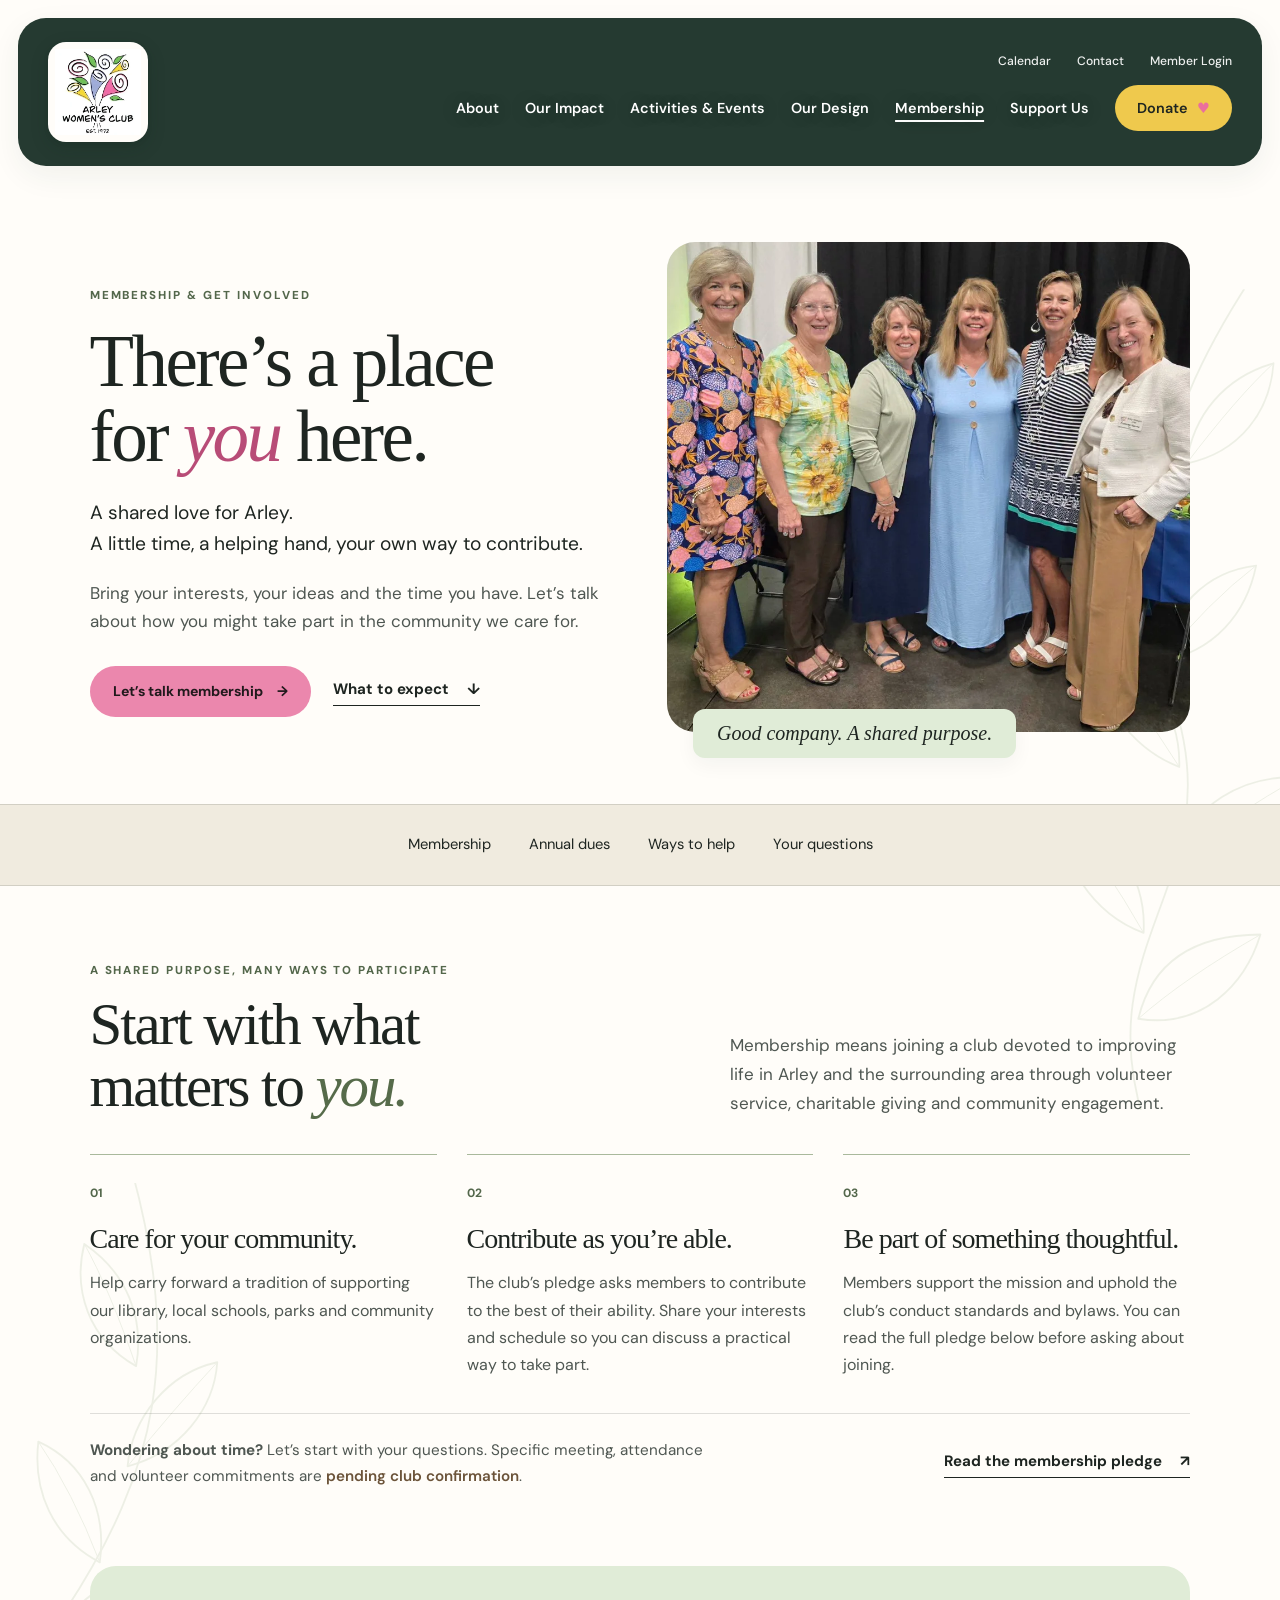
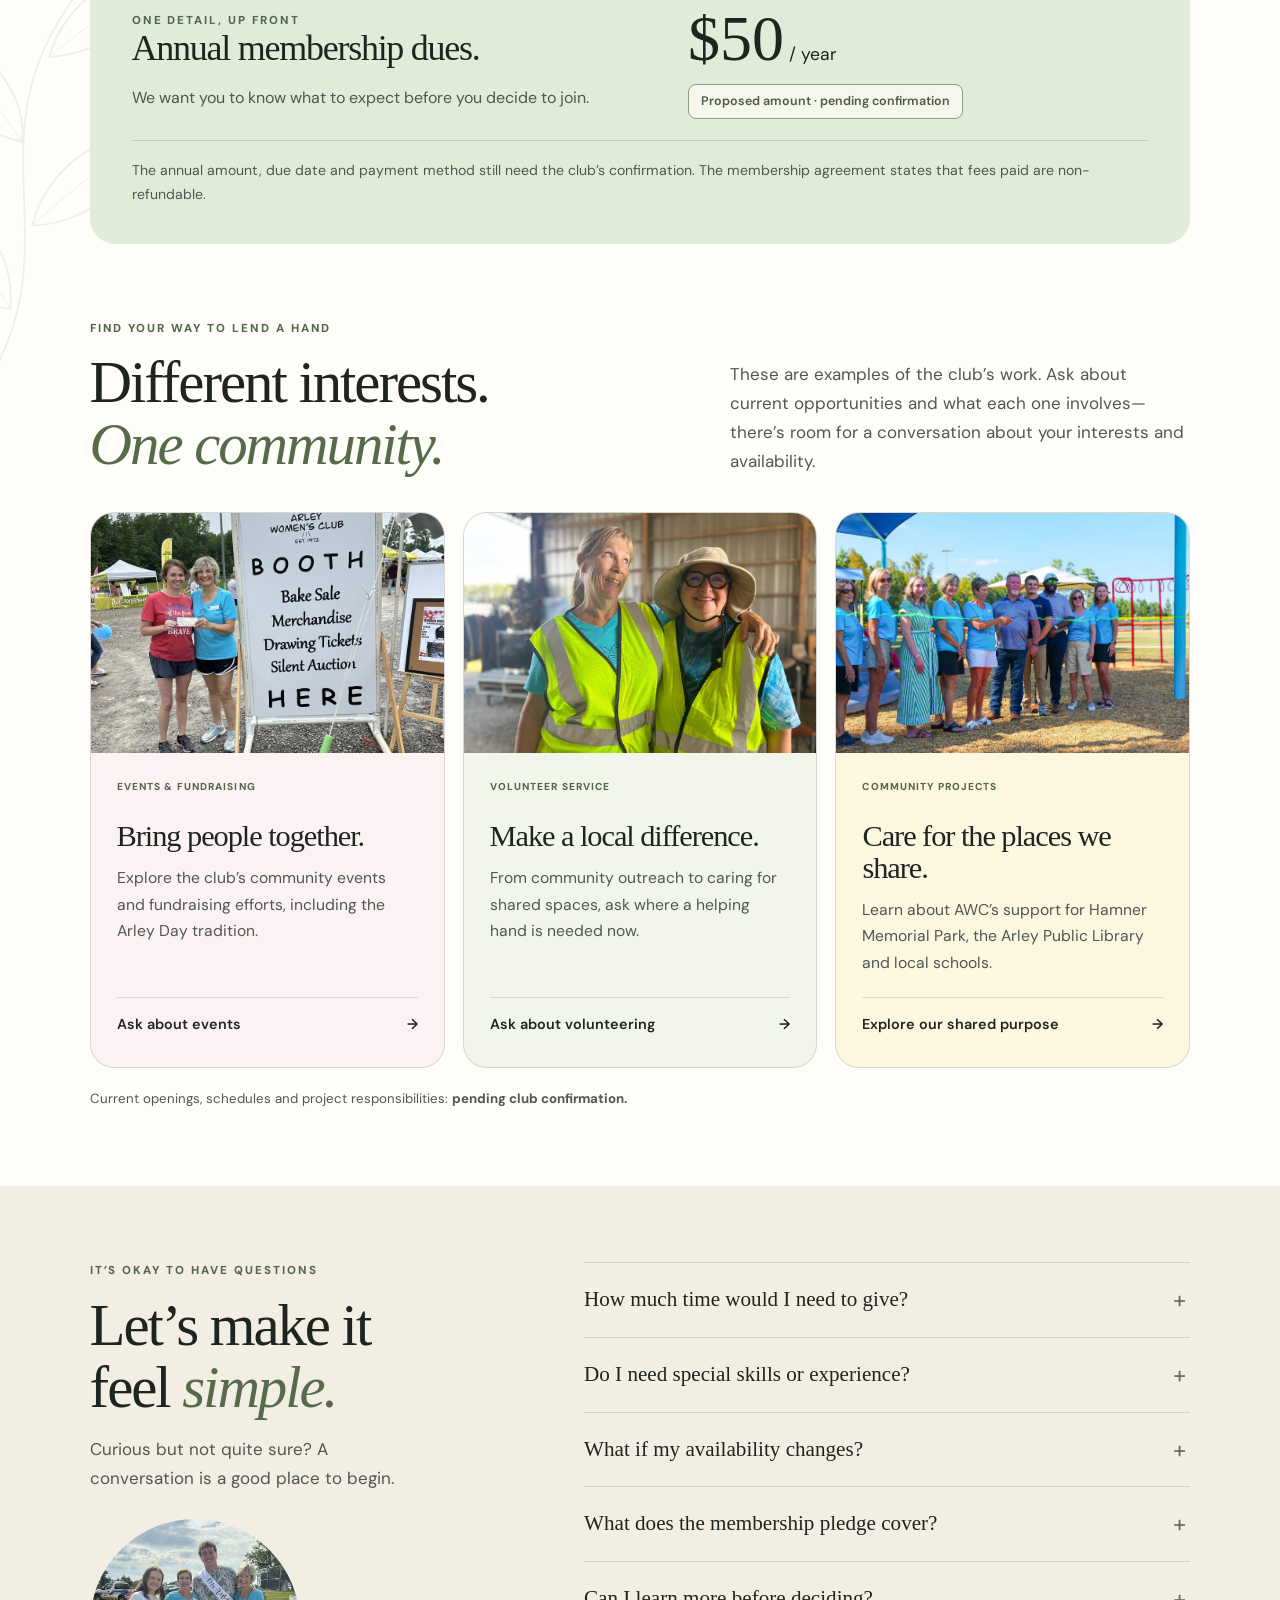
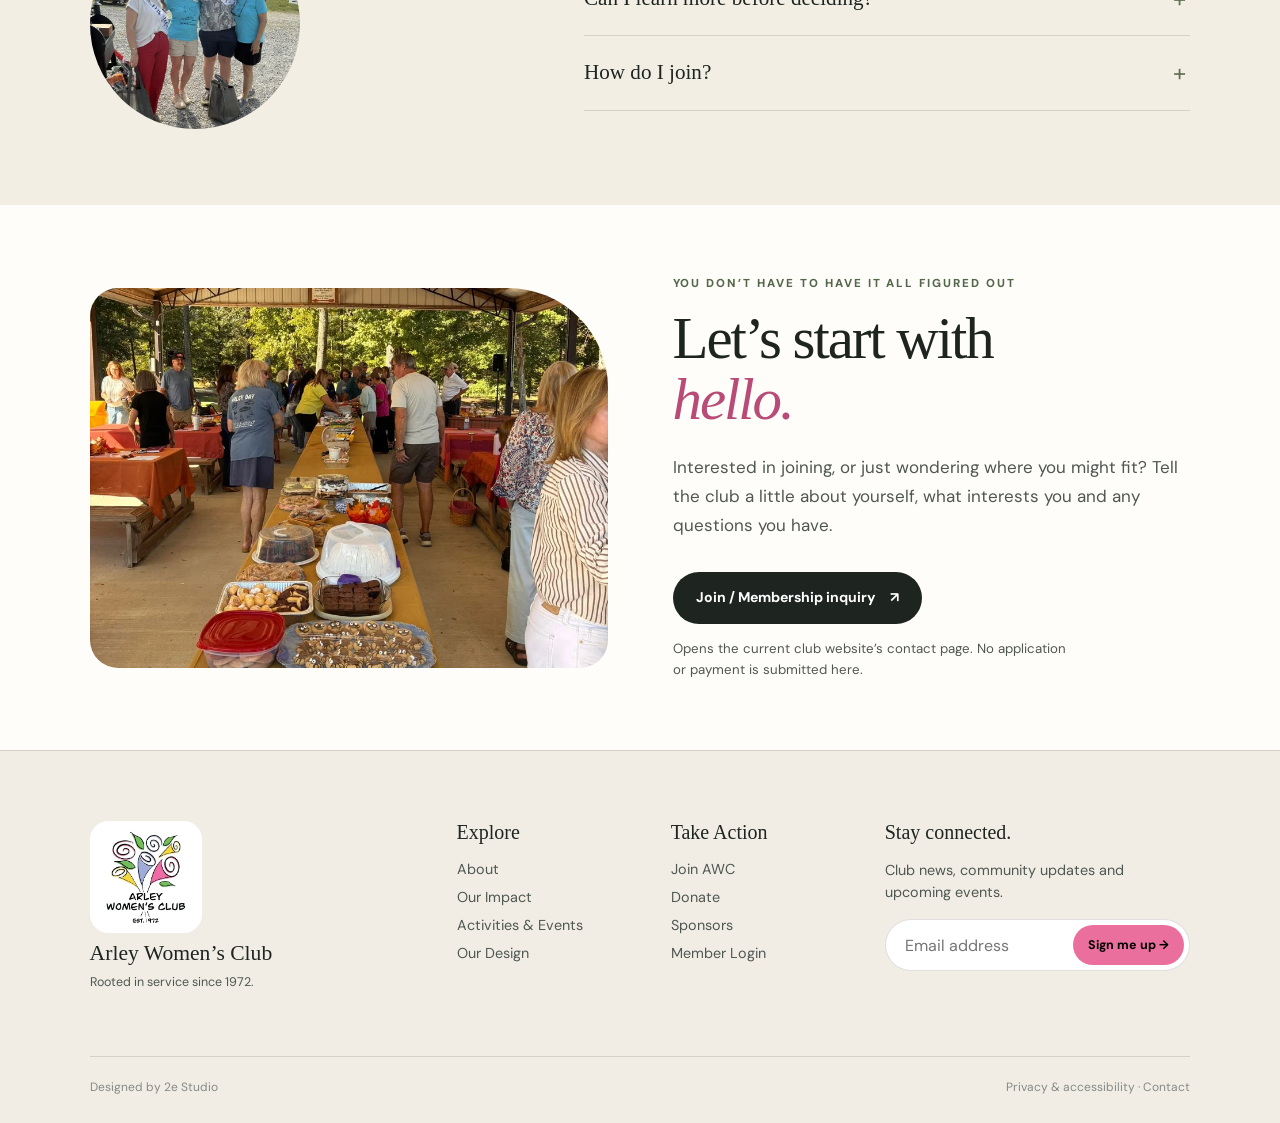
<file: join.html>
<!doctype html>
<html lang="en">
<head>
  <meta charset="utf-8" />
  <meta name="viewport" content="width=device-width, initial-scale=1" />
  <meta name="description" content="Explore membership, ways to get involved and answers to common questions about Arley Women’s Club." />
  <title>Membership &amp; Get Involved | Arley Women’s Club</title>
  <link rel="preconnect" href="https://fonts.googleapis.com">
  <link rel="preconnect" href="https://fonts.gstatic.com" crossorigin>
  <link href="https://fonts.googleapis.com/css2?family=DM+Sans:wght@400;500;600;700&family=Fraunces:opsz,wght@9..144,500;9..144,600&display=swap" rel="stylesheet">
  <link rel="stylesheet" href="styles.css?v=membership-nav7" />
  <link rel="stylesheet" href="membership.css?v=3" />
</head>
<body class="interior-page">
<a class="skip-link" href="#main-content">Skip to content</a>
<div class="page-shell" id="top"><div class="interior-header"><header class="hero-header">
        <a class="logo-card" href="index.html" aria-label="Arley Women's Club home">
          <span class="logo-disc membership-original" aria-hidden="true"><img src="assets/web/membership/original-logo.webp" alt="" /></span>
        </a>

        <div class="nav-wrap">
          <div class="utility-nav" aria-label="Utility navigation">
            <a href="calendar.html">Calendar</a>
            <a href="contact.html">Contact</a>
            <a href="members.html">Member Login</a>
          </div>
          <nav class="main-nav" aria-label="Main navigation" id="site-navigation">
            <a href="about.html">About</a>
            <a href="index.html#impact">Our Impact</a>
            <a href="index.html#activities">Activities & Events</a>
            <a href="our-design.html">Our Design</a><a href="join.html" aria-current="page">Membership</a>
            <a href="index.html#support">Support Us</a>
            <a class="nav-donate" href="support.html">Donate <span>♥</span></a>
          </nav>
        </div>
        <button class="menu-button" type="button" aria-label="Open navigation" aria-expanded="false" data-menu-button aria-controls="site-navigation">
          <span></span><span></span><span></span>
        </button>
      </header></div>
<main id="main-content" class="botanical-page membership-page">
  <section class="membership-hero" aria-labelledby="membership-title">
    <div class="membership-welcome">
      <p class="eyebrow">MEMBERSHIP &amp; GET INVOLVED</p>
      <h1 id="membership-title">There’s a place<br>for <em>you</em> here.</h1>
      <p class="membership-lead">A shared love for Arley.<br>A little time, a helping hand, your own way to contribute.</p>
      <p>Bring your interests, your ideas and the time you have. Let’s talk about how you might take part in the community we care for.</p>
      <div class="membership-actions"><a class="button button--pink" href="#membership-inquiry">Let’s talk membership <span aria-hidden="true">→</span></a><a class="text-link" href="#what-to-expect">What to expect <span aria-hidden="true">↓</span></a></div>
    </div>
    <figure class="membership-hero-photo"><img src="assets/web/membership/members-together.webp" width="1000" height="878" alt="Six Arley Women’s Club members smiling together" fetchpriority="high"><figcaption>Good company. A shared purpose.</figcaption></figure>
  </section>

  <nav class="membership-jump" aria-label="On this page"><a href="#what-to-expect">Membership</a><a href="#dues">Annual dues</a><a href="#get-involved">Ways to help</a><a href="#membership-faq">Your questions</a></nav>

  <section class="interior-section membership-expect" id="what-to-expect" aria-labelledby="expect-title">
    <div class="membership-section-top"><div><p class="eyebrow">A SHARED PURPOSE, MANY WAYS TO PARTICIPATE</p><h2 id="expect-title">Start with what<br>matters to <em>you.</em></h2></div><p>Membership means joining a club devoted to improving life in Arley and the surrounding area through volunteer service, charitable giving and community engagement.</p></div>
    <div class="membership-principles">
      <article><span class="membership-number">01</span><h3>Care for your community.</h3><p>Help carry forward a tradition of supporting our library, local schools, parks and community organizations.</p></article>
      <article><span class="membership-number">02</span><h3>Contribute as you’re able.</h3><p>The club’s pledge asks members to contribute to the best of their ability. Share your interests and schedule so you can discuss a practical way to take part.</p></article>
      <article><span class="membership-number">03</span><h3>Be part of something thoughtful.</h3><p>Members support the mission and uphold the club’s conduct standards and bylaws. You can read the full pledge below before asking about joining.</p></article>
    </div>
    <div class="membership-detail-row"><p><strong>Wondering about time?</strong> Let’s start with your questions. Specific meeting, attendance and volunteer commitments are <span class="pending-inline">pending club confirmation</span>.</p><a class="text-link" href="assets/documents/membership-conduct-pledge.pdf" target="_blank" rel="noopener">Read the membership pledge <span aria-hidden="true">↗</span><span class="sr-only"> (PDF, opens in a new tab)</span></a></div>
  </section>

  <section class="membership-dues" id="dues" aria-labelledby="dues-title">
    <div><p class="eyebrow">ONE DETAIL, UP FRONT</p><h2 id="dues-title">Annual membership dues.</h2><p>We want you to know what to expect before you decide to join.</p></div>
    <div class="dues-amount"><strong>$50<span> / year</span></strong><span class="pending-label">Proposed amount · pending confirmation</span></div>
    <p class="dues-note">The annual amount, due date and payment method still need the club’s confirmation. The membership agreement states that fees paid are non-refundable.</p>
  </section>

  <section class="interior-section membership-involvement" id="get-involved" aria-labelledby="involved-title">
    <div class="membership-section-top"><div><p class="eyebrow">FIND YOUR WAY TO LEND A HAND</p><h2 id="involved-title">Different interests.<br><em>One community.</em></h2></div><p>These are examples of the club’s work. Ask about current opportunities and what each one involves—there’s room for a conversation about your interests and availability.</p></div>
    <div class="membership-ways">
      <article><img src="assets/web/membership/festival-booth.webp" width="900" height="1200" loading="lazy" decoding="async" alt="Members beside the Arley Women’s Club booth at a community event"><div><span class="eyebrow">EVENTS &amp; FUNDRAISING</span><h3>Bring people together.</h3><p>Explore the club’s community events and fundraising efforts, including the Arley Day tradition.</p><a href="#membership-inquiry">Ask about events <span aria-hidden="true">→</span></a></div></article>
      <article><img src="assets/web/membership/volunteering-together.webp" width="1000" height="750" loading="lazy" decoding="async" alt="Two volunteers smiling together in bright safety vests"><div><span class="eyebrow">VOLUNTEER SERVICE</span><h3>Make a local difference.</h3><p>From community outreach to caring for shared spaces, ask where a helping hand is needed now.</p><a href="#membership-inquiry">Ask about volunteering <span aria-hidden="true">→</span></a></div></article>
      <article><img src="assets/web/membership/park-ribbon-cutting.webp" width="1600" height="1068" loading="lazy" decoding="async" alt="Club members and community partners celebrating a playground ribbon cutting"><div><span class="eyebrow">COMMUNITY PROJECTS</span><h3>Care for the places we share.</h3><p>Learn about AWC’s support for Hamner Memorial Park, the Arley Public Library and local schools.</p><a href="about.html#mission">Explore our shared purpose <span aria-hidden="true">→</span></a></div></article>
    </div>
    <p class="membership-source-note">Current openings, schedules and project responsibilities: <strong>pending club confirmation.</strong></p>
  </section>

  <section class="interior-section membership-faq" id="membership-faq" aria-labelledby="faq-title">
    <div><p class="eyebrow">IT’S OKAY TO HAVE QUESTIONS</p><h2 id="faq-title">Let’s make it<br>feel <em>simple.</em></h2><p>Curious but not quite sure? A conversation is a good place to begin.</p><img class="faq-friends" src="assets/web/membership/arley-day-friends.webp" width="720" height="960" alt="Club members and friends together at an outdoor event" loading="lazy" decoding="async"></div>
    <div class="membership-questions">
      <details><summary>How much time would I need to give?</summary><div><p>The pledge asks you to contribute to the best of your ability, but it doesn’t set a number of volunteer hours. Ask the club how its current needs might fit your schedule.</p><p class="pending-copy">To confirm: any minimum hours, attendance expectations and meeting schedule.</p></div></details>
      <details><summary>Do I need special skills or experience?</summary><div><p>Tell the club what you enjoy and what you’d like to try. You can ask what experience, training or support is needed for any opportunity that interests you.</p><p class="pending-copy">To confirm: eligibility and any role-specific requirements.</p></div></details>
      <details><summary>What if my availability changes?</summary><div><p>Share your availability when you inquire. Ask about ways to stay involved during busy seasons and how members handle changing schedules.</p><p class="pending-copy">To confirm: options for members with limited or changing availability.</p></div></details>
      <details><summary>What does the membership pledge cover?</summary><div><p>It covers support for the mission, contributing to the best of your ability, conduct that protects the club’s reputation, and following the pledge and bylaws. It also addresses non-refundable fees and the board’s ability to suspend or terminate membership following conduct concerns and review.</p><a class="text-link" href="assets/documents/membership-conduct-pledge.pdf" target="_blank" rel="noopener">Read the full agreement <span aria-hidden="true">↗</span><span class="sr-only"> (PDF, opens in a new tab)</span></a></div></details>
      <details><summary>Can I learn more before deciding?</summary><div><p>Start by sending your questions through the club’s existing contact page. Ask about membership, the current schedule, or an area of service that interests you.</p><p class="pending-copy">To confirm: whether prospective members may visit a meeting or try an activity before joining.</p></div></details>
      <details><summary>How do I join?</summary><div><p>Use the membership inquiry link below to contact the club. This concept page does not accept applications, signatures or dues payments.</p><p class="pending-copy">To confirm: application steps, eligibility, approval process and how to pay dues.</p></div></details>
    </div>
  </section>

  <section class="membership-inquiry" id="membership-inquiry" aria-labelledby="inquiry-title">
    <img src="assets/web/membership/community-gathering.webp" width="900" height="1200" alt="Neighbors sharing food and conversation beneath a park pavilion" loading="lazy" decoding="async">
    <div><p class="eyebrow">YOU DON’T HAVE TO HAVE IT ALL FIGURED OUT</p><h2 id="inquiry-title">Let’s start with<br><em>hello.</em></h2><p>Interested in joining, or just wondering where you might fit? Tell the club a little about yourself, what interests you and any questions you have.</p><a class="button button--dark" href="https://arleywomensclub.org/contact-us" target="_blank" rel="noopener">Join / Membership inquiry <span aria-hidden="true">↗</span><span class="sr-only"> (opens the club’s contact page in a new tab)</span></a><p class="inquiry-note">Opens the current club website’s contact page. No application or payment is submitted here.</p></div>
  </section>
</main>
<footer id="contact">
      <div class="footer-mark"><img src="assets/web/membership/original-logo.webp" alt="" loading="lazy" /><strong>Arley Women’s Club</strong><span>Rooted in service since 1972.</span></div>
      <div class="footer-column"><strong>Explore</strong><a href="about.html">About</a><a href="index.html#impact">Our Impact</a><a href="index.html#activities">Activities & Events</a><a href="our-design.html">Our Design</a></div>
      <div class="footer-column"><strong>Take Action</strong><a href="join.html">Join AWC</a><a href="index.html#support">Donate</a><a href="index.html#support">Sponsors</a><a href="members.html">Member Login</a></div>
      <div class="footer-newsletter"><strong>Stay connected.</strong><p>Club news, community updates and upcoming events.</p><form><label class="sr-only" for="email">Email address</label><input id="email" type="email" placeholder="Email address"><button type="button" data-newsletter>Sign me up →</button></form><p class="form-status" role="status" data-newsletter-status></p></div>
      <div class="footer-bottom"><span>Designed by 2e Studio</span><span><a href="contact.html#site-information">Privacy &amp; accessibility</a> · <a href="contact.html">Contact</a></span></div>
    </footer>
</div><script src="script.js?v=collection1"></script></body></html>
</file>
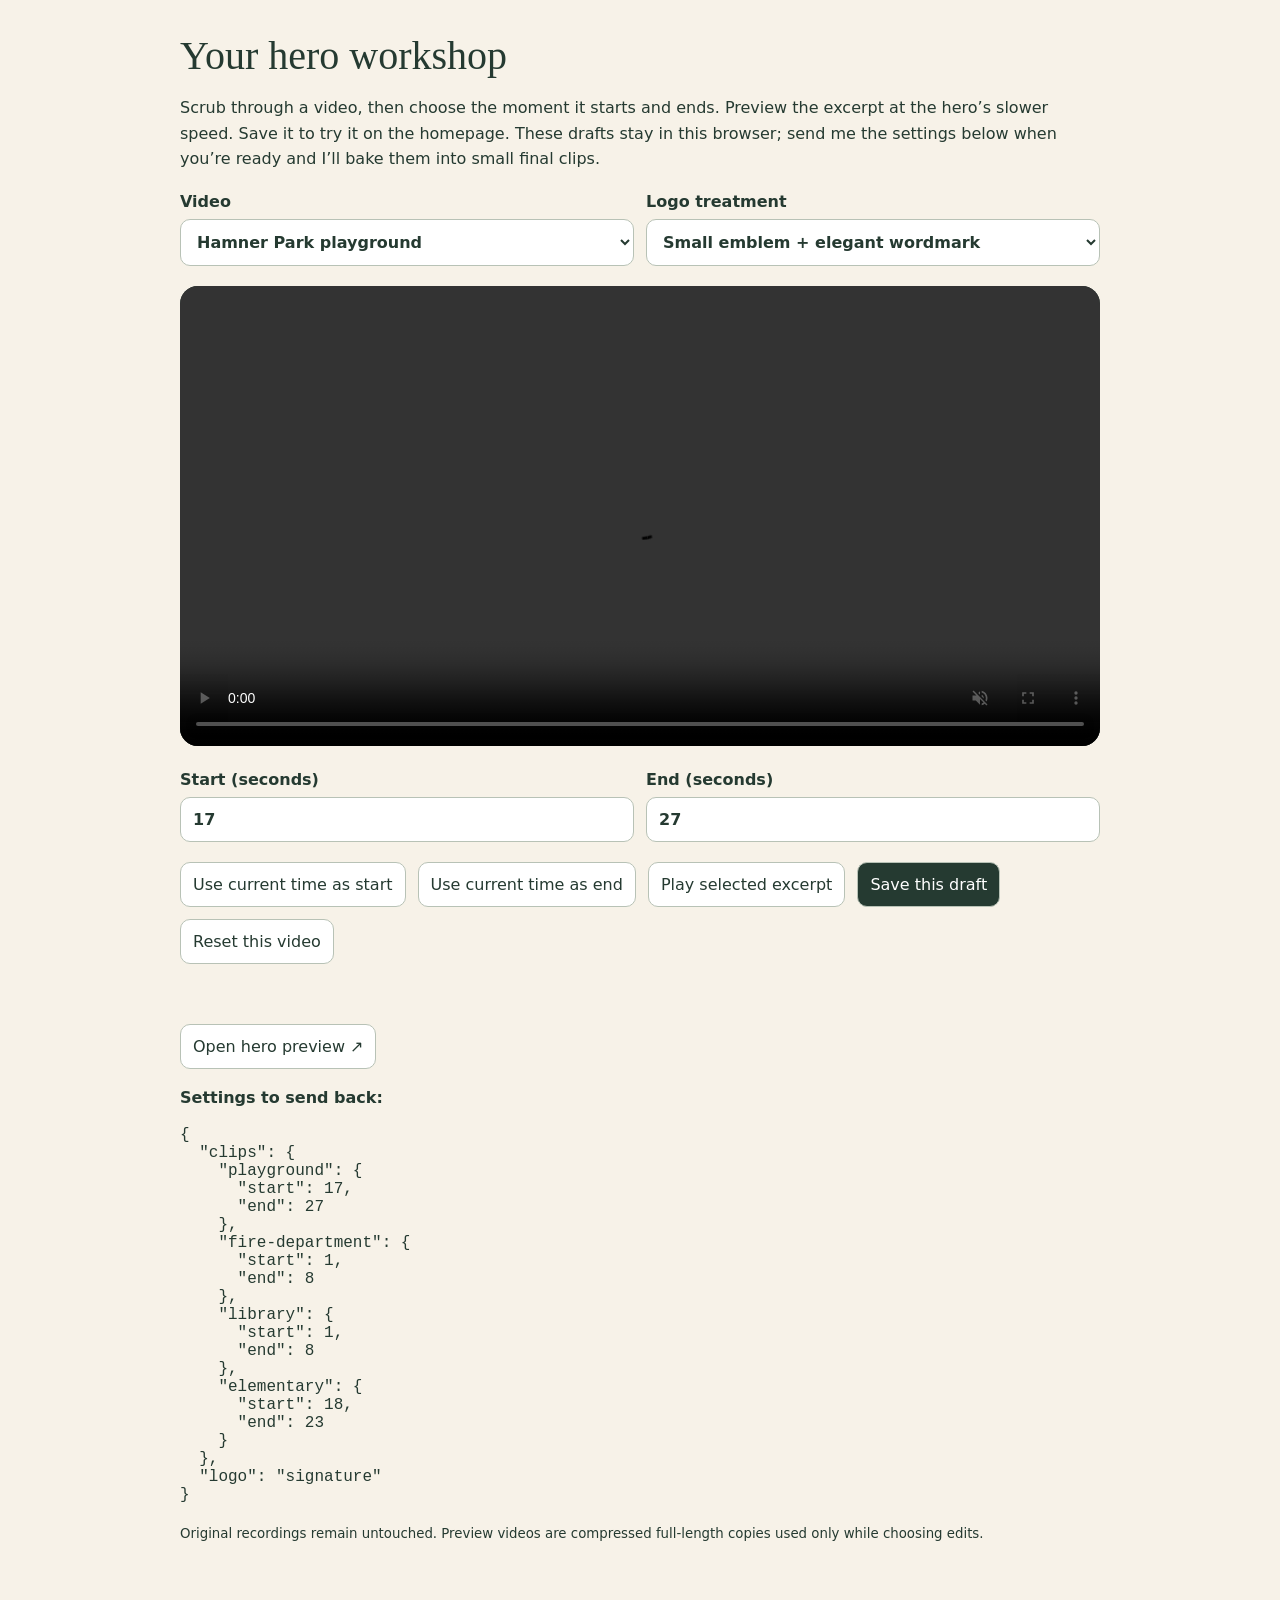
<file: media-editor.html>
<!doctype html><html lang="en"><head><meta charset="utf-8"><meta name="viewport" content="width=device-width, initial-scale=1"><title>Arley hero workshop</title><style>
*{box-sizing:border-box}body{margin:0;background:#f7f2e8;color:#253a31;font:16px system-ui}main{max-width:960px;margin:auto;padding:32px 20px}h1{font:40px Georgia;margin:0 0 16px}p{line-height:1.6}video{width:100%;max-height:460px;background:#253a31;border-radius:18px}label{display:grid;gap:8px;font-weight:600}input,select,button,a.button{font:inherit;padding:12px;border:1px solid #b8c2b6;border-radius:10px;background:white;color:#253a31}button,a.button{cursor:pointer;min-height:44px}a.button{text-decoration:none;display:inline-block}.row{display:flex;gap:12px;flex-wrap:wrap;margin:20px 0}.row label{flex:1;min-width:150px}.primary{background:#253a31;color:white}#status{min-height:24px}small{font-weight:400}a{color:inherit}
</style></head><body><main><h1>Your hero workshop</h1><p>Scrub through a video, then choose the moment it starts and ends. Preview the excerpt at the hero’s slower speed. Save it to try it on the homepage. These drafts stay in this browser; send me the settings below when you’re ready and I’ll bake them into small final clips.</p><div class="row"><label>Video<select id="scene"><option value="playground">Hamner Park playground</option><option value="fire-department">Fire department</option><option value="library">Library</option><option value="elementary">Meek Elementary School</option></select></label><label>Logo treatment<select id="logo"><option value="signature">Small emblem + elegant wordmark</option><option value="seal">Floating round seal</option><option value="wordmark">Typography only</option></select></label></div><video id="video" controls muted playsinline preload="metadata"></video><div class="row"><label>Start (seconds)<input id="start" type="number" min="0" step="0.1"></label><label>End (seconds)<input id="end" type="number" min="0" step="0.1"></label></div><div class="row"><button id="set-start">Use current time as start</button><button id="set-end">Use current time as end</button><button id="preview">Play selected excerpt</button><button id="save" class="primary">Save this draft</button><button id="reset">Reset this video</button></div><p id="status" role="status"></p><a class="button" href="index.html" target="_blank">Open hero preview ↗</a><p><strong>Settings to send back:</strong></p><pre id="settings" style="white-space:pre-wrap"></pre><p><small>Original recordings remain untouched. Preview videos are compressed full-length copies used only while choosing edits.</small></p></main><script>
const scene=document.querySelector('#scene'),video=document.querySelector('#video'),start=document.querySelector('#start'),end=document.querySelector('#end'),status=document.querySelector('#status'),logo=document.querySelector('#logo');
let edits=JSON.parse(localStorage.getItem('arley-hero-edits')||'{}'),excerpt=false;
const defaults={playground:{start:17,end:27},'fire-department':{start:1,end:8},library:{start:1,end:8},elementary:{start:18,end:23}};
logo.value=localStorage.getItem('arley-logo')||'signature';
function settings(){document.querySelector('#settings').textContent=JSON.stringify({clips:{...defaults,...edits},logo:logo.value},null,2)}
function load(){excerpt=false;video.src=`assets/web/${scene.value}-preview.mp4`;const trim=edits[scene.value]||defaults[scene.value];start.value=trim.start;end.value=trim.end;status.textContent='';settings()}
scene.onchange=load;
video.onloadedmetadata=()=>{start.max=video.duration;end.max=video.duration;video.currentTime=Math.min(Number(start.value),video.duration);};
document.querySelector('#set-start').onclick=()=>start.value=video.currentTime.toFixed(1);
document.querySelector('#set-end').onclick=()=>end.value=video.currentTime.toFixed(1);
function valid(){const a=Number(start.value),b=Number(end.value);if(!Number.isFinite(a)||!Number.isFinite(b)||a<0||b<=a||b>video.duration){status.textContent='Choose an end after the start, within the video’s duration.';return false}return true}
document.querySelector('#preview').onclick=()=>{if(!valid())return;excerpt=true;video.currentTime=Number(start.value);video.playbackRate=.65;video.play()};
video.ontimeupdate=()=>{if(excerpt&&video.currentTime>=Number(end.value)){video.pause();excerpt=false}};
document.querySelector('#save').onclick=()=>{if(!valid())return;edits[scene.value]={start:Number(start.value),end:Number(end.value)};localStorage.setItem('arley-hero-edits',JSON.stringify(edits));localStorage.setItem('arley-logo',logo.value);settings();status.textContent='Saved. Open or refresh the hero preview to see your draft.'};
logo.onchange=()=>{localStorage.setItem('arley-logo',logo.value);settings();status.textContent='Logo saved. Refresh the homepage to try it.'};
document.querySelector('#reset').onclick=()=>{delete edits[scene.value];localStorage.setItem('arley-hero-edits',JSON.stringify(edits));load();status.textContent='Restored the default excerpt.'};load();
</script></body></html>
</file>
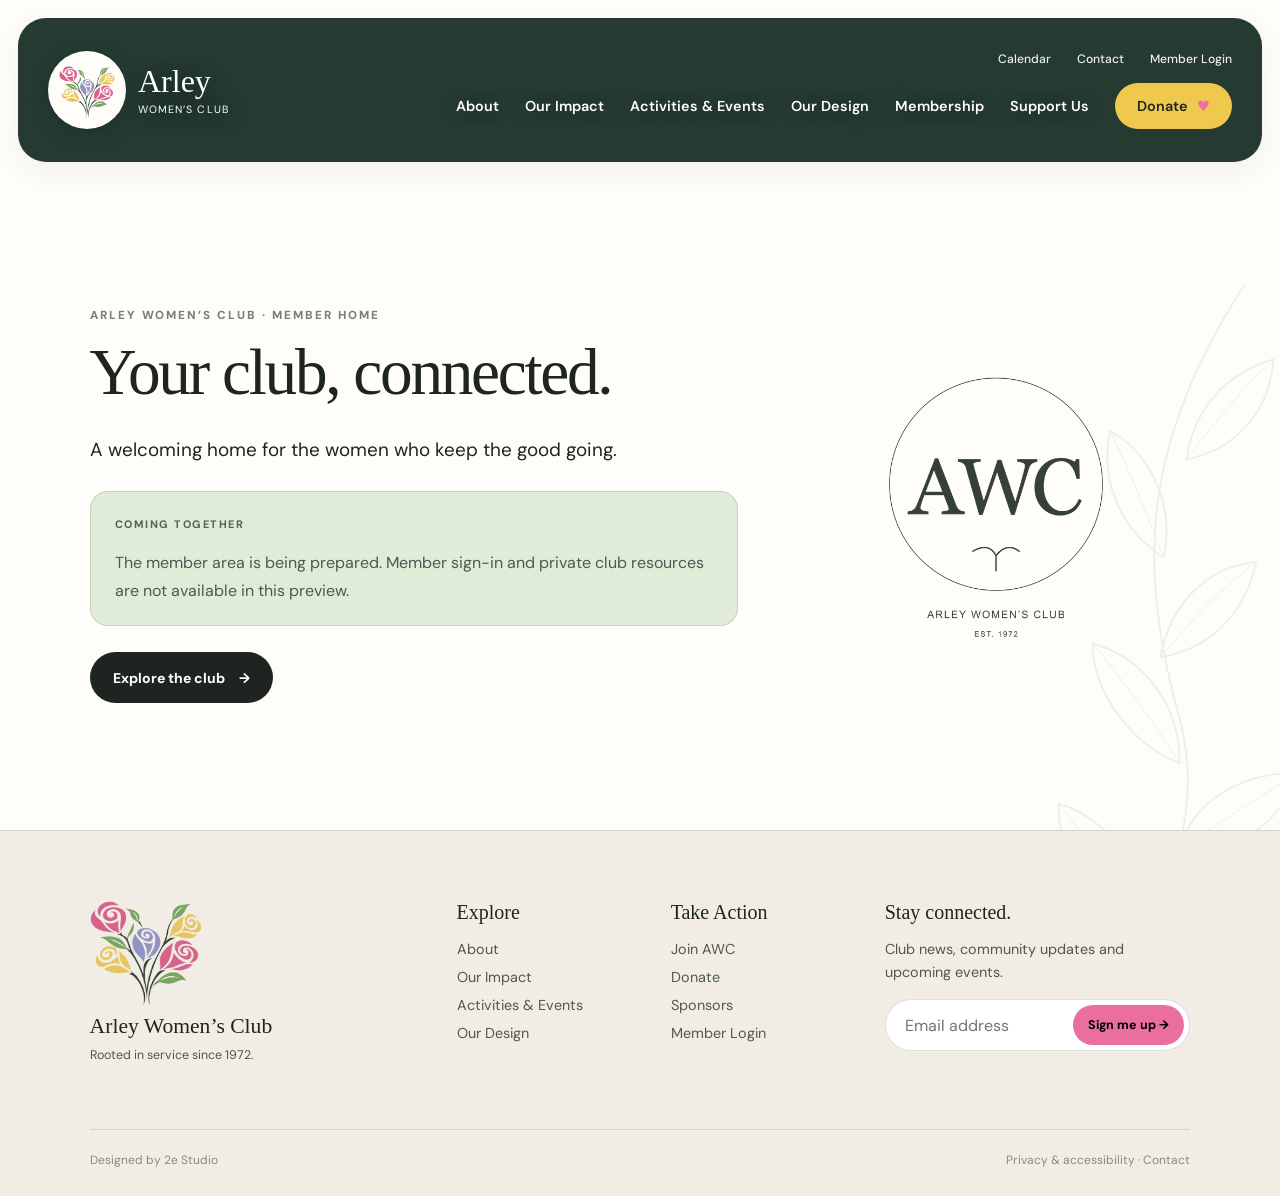
<file: members.html>
<!doctype html>
<html lang="en">
<head>
  <meta charset="utf-8" />
  <meta name="viewport" content="width=device-width, initial-scale=1" />
  <meta name="description" content="A welcoming home for the women who keep the good going." />
  <title>Member Home | Arley Women’s Club</title>
  <link rel="preconnect" href="https://fonts.googleapis.com">
  <link rel="preconnect" href="https://fonts.gstatic.com" crossorigin>
  <link href="https://fonts.googleapis.com/css2?family=DM+Sans:wght@400;500;600;700&family=Fraunces:opsz,wght@9..144,500;9..144,600&display=swap" rel="stylesheet">
  <link rel="stylesheet" href="styles.css?v=membership-nav7" />
</head>
<body class="interior-page">
<a class="skip-link" href="#main-content">Skip to content</a>
<div class="page-shell" id="top"><div class="interior-header"><header class="hero-header">
        <a class="logo-card" href="index.html" aria-label="Arley Women's Club home">
          <span class="logo-disc" aria-hidden="true"><img src="assets/web/brand/bouquet.webp" alt="" /></span><span class="logo-wordmark">Arley <small>Women’s Club</small></span>
        </a>

        <div class="nav-wrap">
          <div class="utility-nav" aria-label="Utility navigation">
            <a href="calendar.html">Calendar</a>
            <a href="contact.html">Contact</a>
            <a href="members.html" aria-current="page">Member Login</a>
          </div>
          <nav class="main-nav" aria-label="Main navigation" id="site-navigation">
            <a href="about.html">About</a>
            <a href="index.html#impact">Our Impact</a>
            <a href="index.html#activities">Activities & Events</a>
            <a href="our-design.html">Our Design</a>
            <a href="join.html">Membership</a>
            <a href="index.html#support">Support Us</a>
            <a class="nav-donate" href="support.html">Donate <span>♥</span></a>
          </nav>
        </div>
        <button class="menu-button" type="button" aria-label="Open navigation" aria-expanded="false" data-menu-button aria-controls="site-navigation">
          <span></span><span></span><span></span>
        </button>
      </header></div>
<main id="main-content" class="botanical-page"><section class="interior-intro holding-intro"><div><p class="eyebrow">ARLEY WOMEN’S CLUB · MEMBER HOME</p><h1>Your club, connected.</h1><p class="intro-lead">A welcoming home for the women who keep the good going.</p><div class="holding-note"><span class="tiny-label">COMING TOGETHER</span><p>The member area is being prepared. Member sign-in and private club resources are not available in this preview.</p></div><a class="button button--dark" href="about.html">Explore the club <span aria-hidden="true">→</span></a></div><figure class="identity-panel holding-logo"><img src="assets/web/brand/monogram-dark.webp" alt="Arley Women’s Club identity" loading="lazy"></figure></section></main>
<footer id="contact">
      <div class="footer-mark"><img src="assets/web/brand/bouquet.webp" alt="" loading="lazy" /><strong>Arley Women’s Club</strong><span>Rooted in service since 1972.</span></div>
      <div class="footer-column"><strong>Explore</strong><a href="about.html">About</a><a href="index.html#impact">Our Impact</a><a href="index.html#activities">Activities & Events</a><a href="our-design.html">Our Design</a></div>
      <div class="footer-column"><strong>Take Action</strong><a href="join.html">Join AWC</a><a href="index.html#support">Donate</a><a href="index.html#support">Sponsors</a><a href="members.html">Member Login</a></div>
      <div class="footer-newsletter"><strong>Stay connected.</strong><p>Club news, community updates and upcoming events.</p><form><label class="sr-only" for="email">Email address</label><input id="email" type="email" placeholder="Email address"><button type="button" data-newsletter>Sign me up →</button></form><p class="form-status" role="status" data-newsletter-status></p></div>
      <div class="footer-bottom"><span>Designed by 2e Studio</span><span><a href="contact.html#site-information">Privacy &amp; accessibility</a> · <a href="contact.html">Contact</a></span></div>
    </footer>
</div><script src="script.js?v=collection1"></script></body></html>
</file>
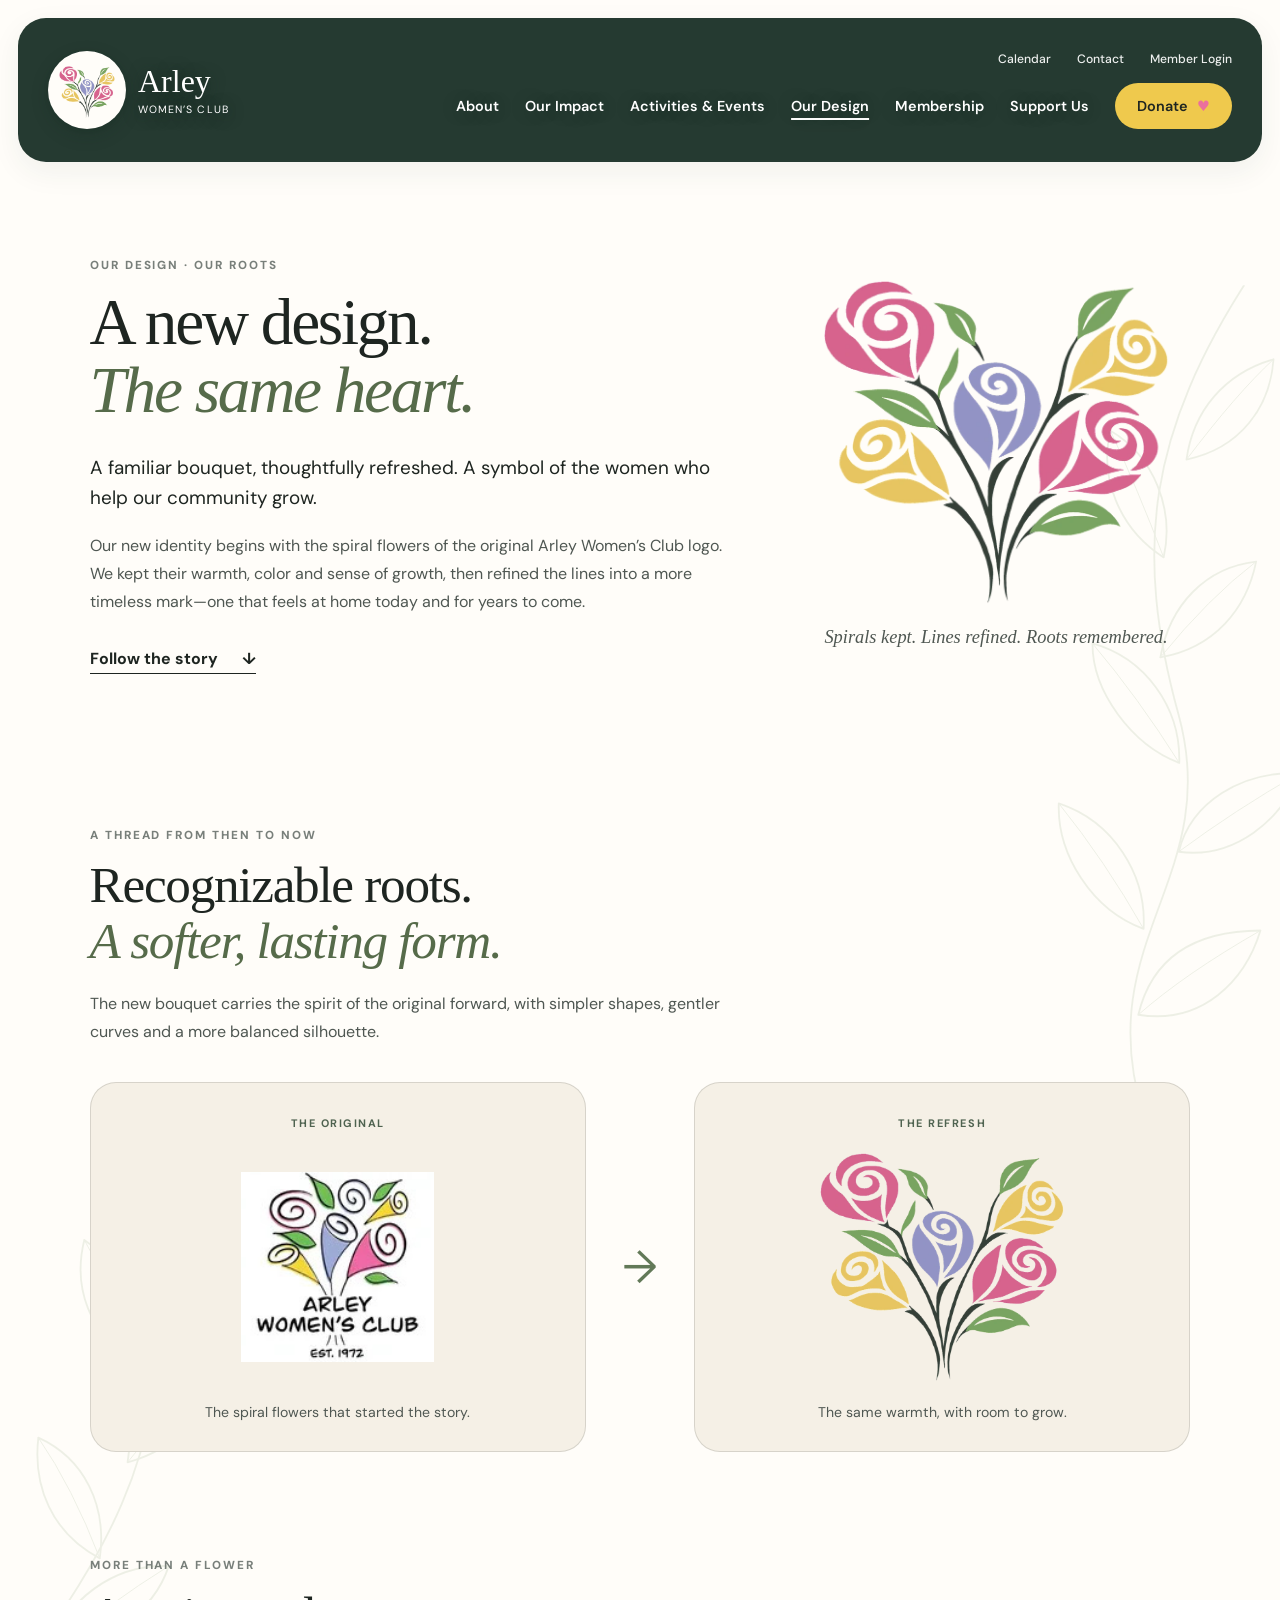
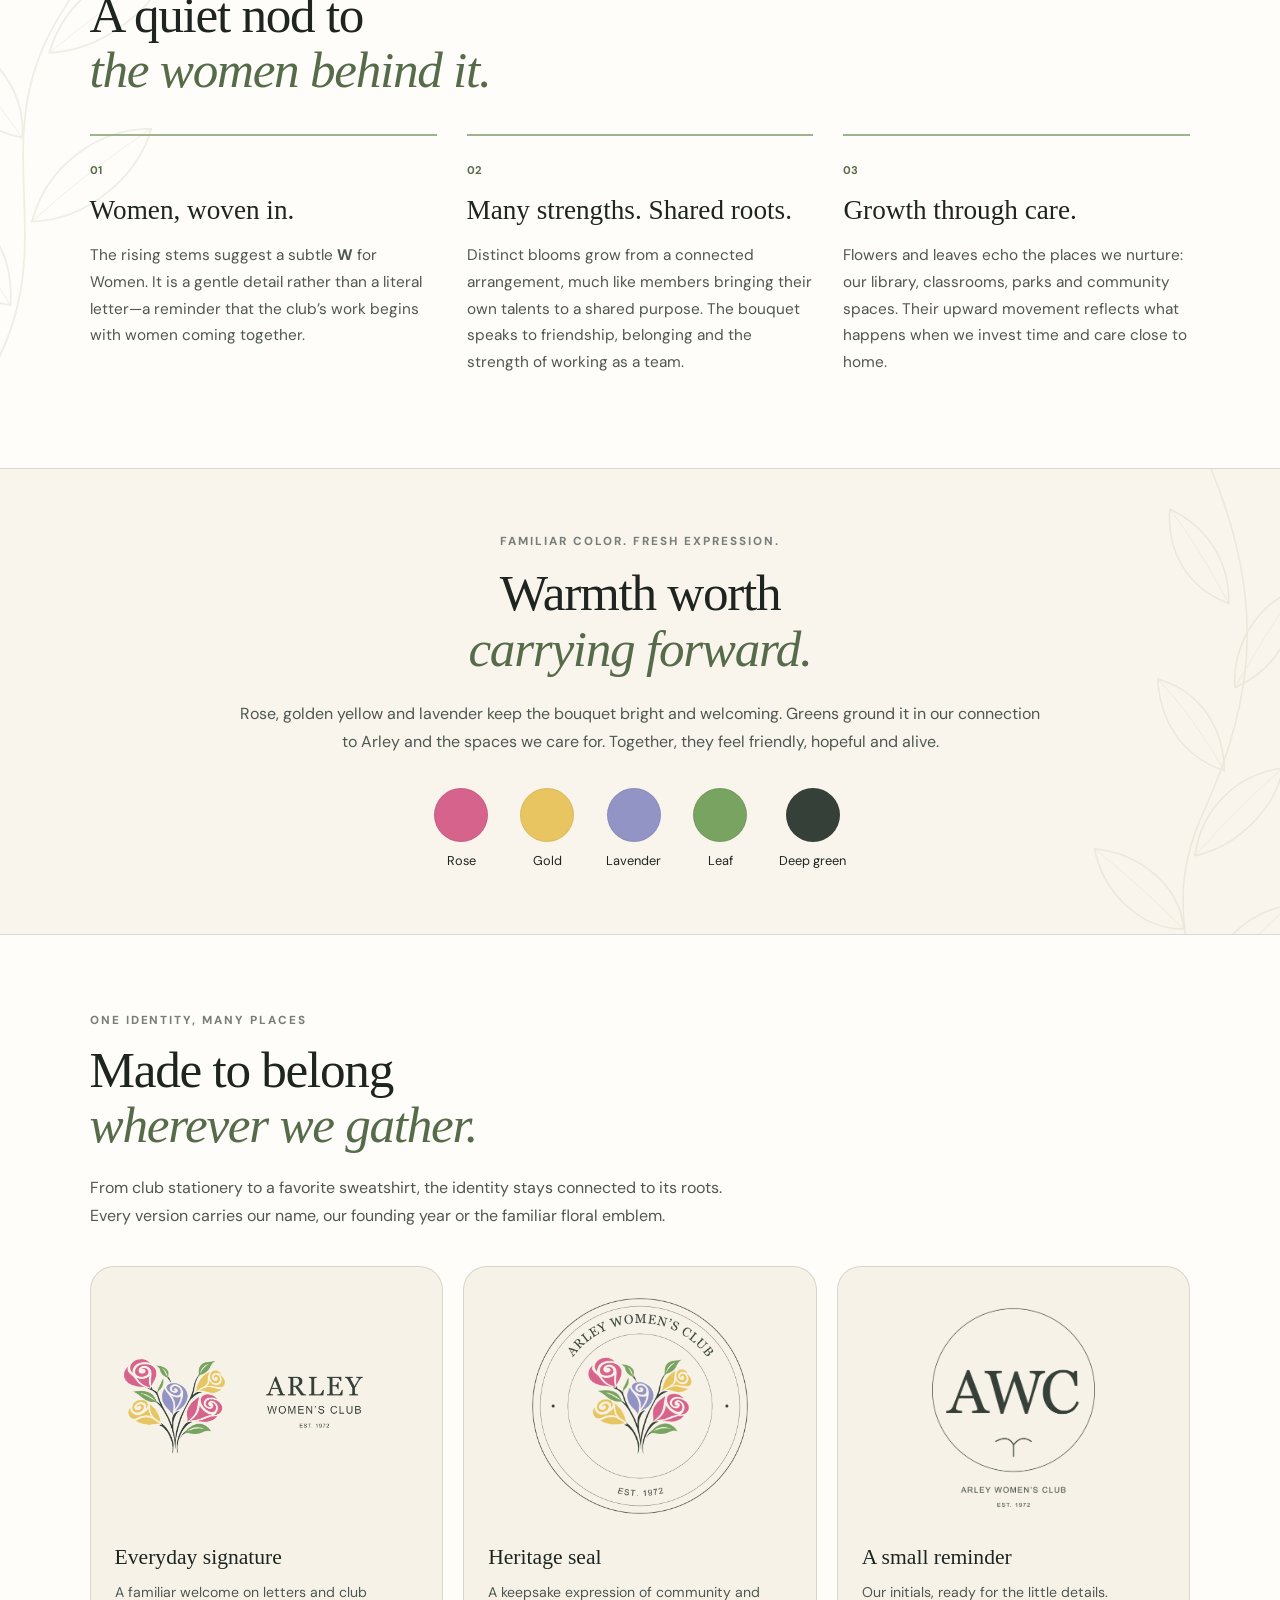
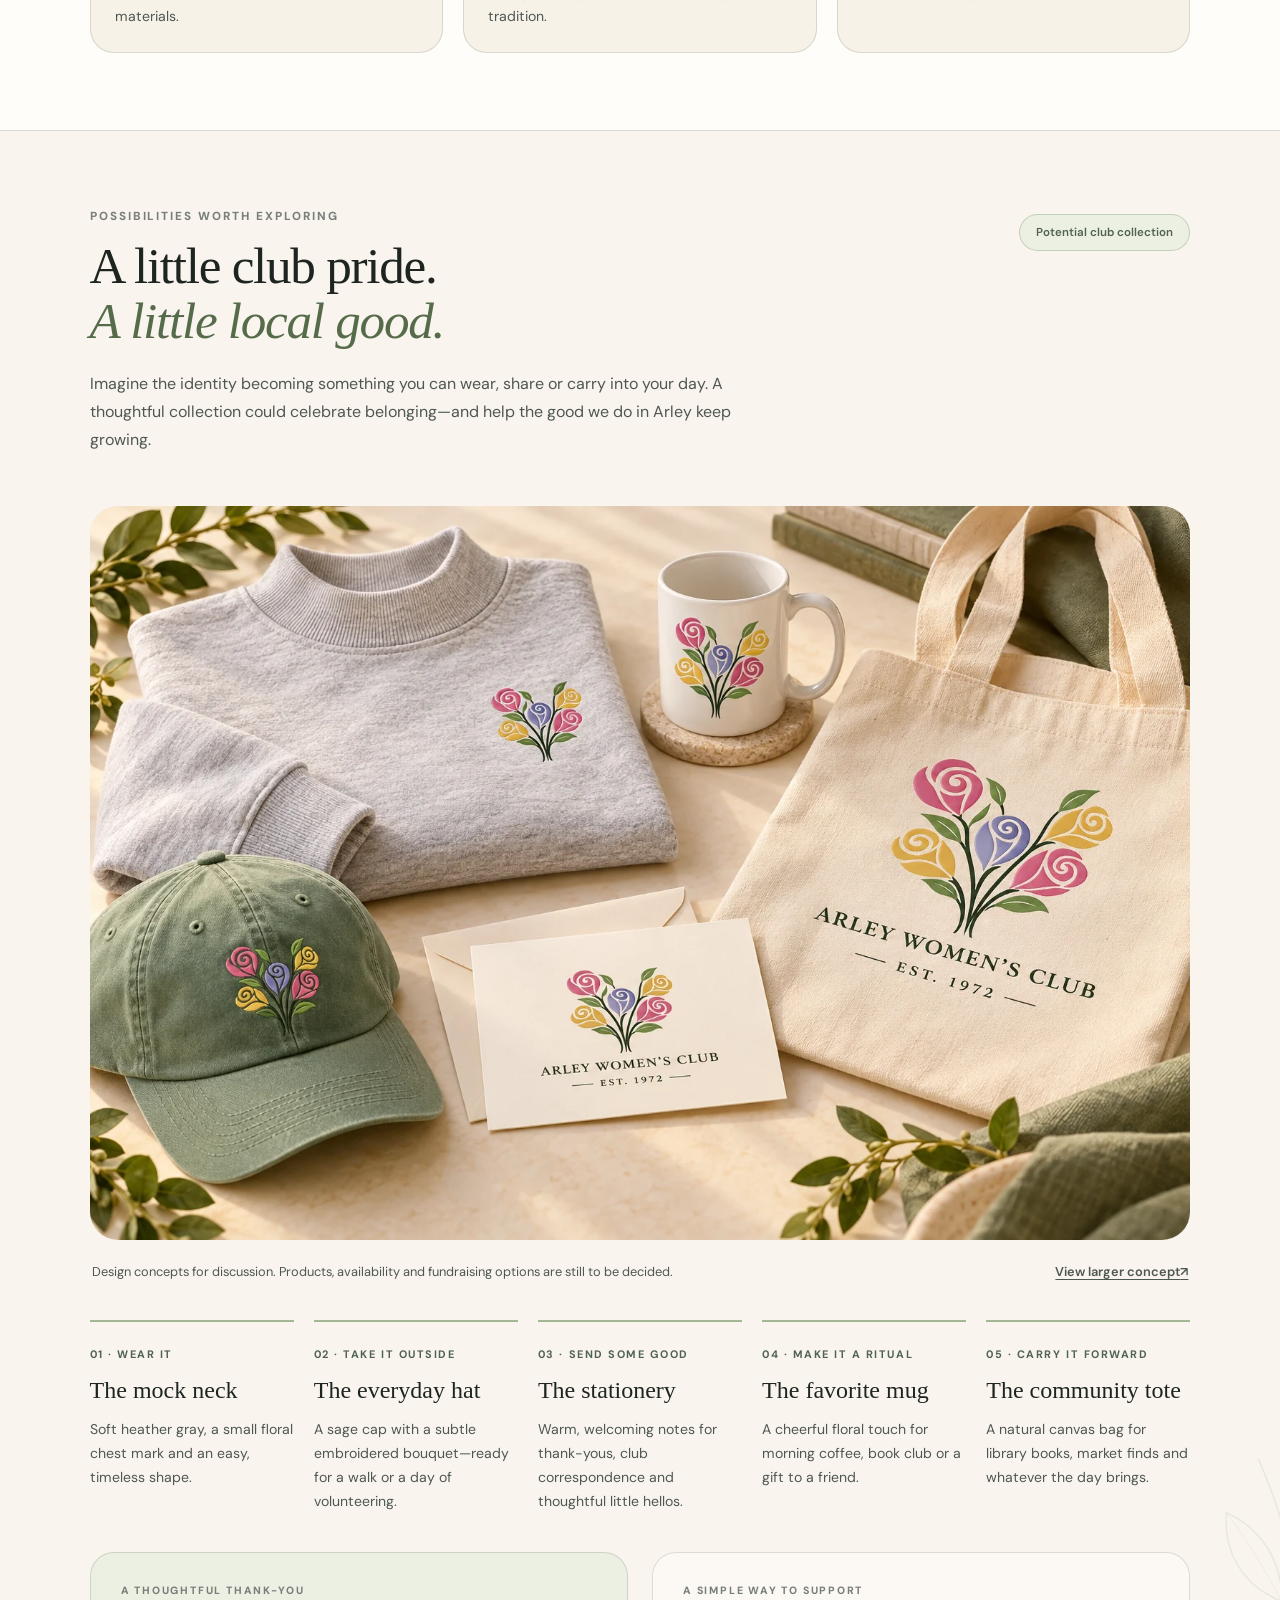
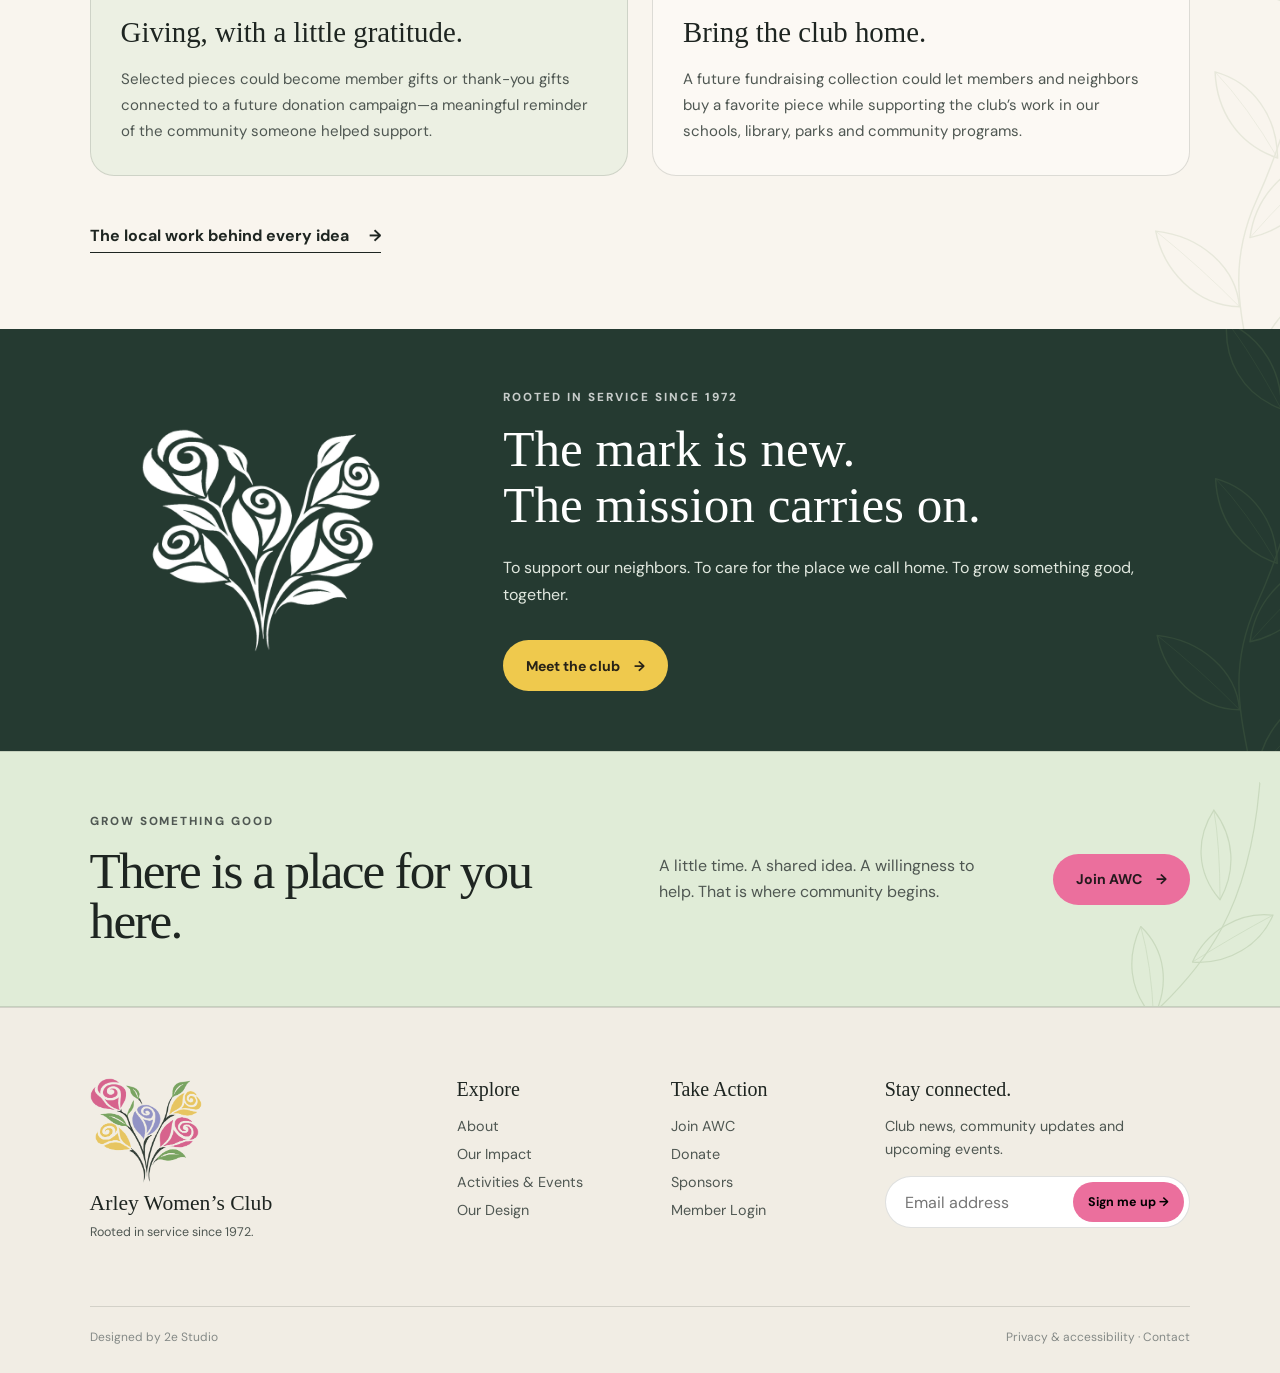
<file: our-design.html>
<!doctype html>
<html lang="en">
<head>
  <meta charset="utf-8" />
  <meta name="viewport" content="width=device-width, initial-scale=1" />
  <meta name="description" content="A new design with the same heart: discover how Arley Women’s Club’s spiral flowers carry our heritage, women and community mission forward." />
  <title>Our Design | Arley Women’s Club</title>
  <link rel="preconnect" href="https://fonts.googleapis.com">
  <link rel="preconnect" href="https://fonts.gstatic.com" crossorigin>
  <link href="https://fonts.googleapis.com/css2?family=DM+Sans:wght@400;500;600;700&family=Fraunces:opsz,wght@9..144,500;9..144,600&display=swap" rel="stylesheet">
  <link rel="stylesheet" href="styles.css?v=membership-nav7" />
</head>
<body class="interior-page">
<a class="skip-link" href="#main-content">Skip to content</a>
<div class="page-shell" id="top"><div class="interior-header"><header class="hero-header">
        <a class="logo-card" href="index.html" aria-label="Arley Women's Club home">
          <span class="logo-disc" aria-hidden="true"><img src="assets/web/brand/bouquet.webp" alt="" /></span><span class="logo-wordmark">Arley <small>Women’s Club</small></span>
        </a>

        <div class="nav-wrap">
          <div class="utility-nav" aria-label="Utility navigation">
            <a href="calendar.html">Calendar</a>
            <a href="contact.html">Contact</a>
            <a href="members.html">Member Login</a>
          </div>
          <nav class="main-nav" aria-label="Main navigation" id="site-navigation">
            <a href="about.html">About</a>
            <a href="index.html#impact">Our Impact</a>
            <a href="index.html#activities">Activities & Events</a>
            <a href="our-design.html" aria-current="page">Our Design</a>
            <a href="join.html">Membership</a>
            <a href="index.html#support">Support Us</a>
            <a class="nav-donate" href="support.html">Donate <span>♥</span></a>
          </nav>
        </div>
        <button class="menu-button" type="button" aria-label="Open navigation" aria-expanded="false" data-menu-button aria-controls="site-navigation">
          <span></span><span></span><span></span>
        </button>
      </header></div>
<main id="main-content" class="botanical-page">
<section class="interior-intro design-intro"><div><p class="eyebrow">OUR DESIGN · OUR ROOTS</p><h1>A new design.<br><em>The same heart.</em></h1><p class="intro-lead">A familiar bouquet, thoughtfully refreshed. A symbol of the women who help our community grow.</p><p>Our new identity begins with the spiral flowers of the original Arley Women’s Club logo. We kept their warmth, color and sense of growth, then refined the lines into a more timeless mark—one that feels at home today and for years to come.</p><a class="text-link" href="#design-story">Follow the story <span aria-hidden="true">↓</span></a></div><figure class="identity-panel design-emblem"><img src="assets/web/brand/bouquet.webp" alt="Refreshed five-rose bouquet with stems forming a subtle W" width="720" height="673"><figcaption>Spirals kept. Lines refined. Roots remembered.</figcaption></figure></section>
<section class="interior-section" id="design-story"><div class="section-heading"><p class="eyebrow">A THREAD FROM THEN TO NOW</p><h2>Recognizable roots.<br><em>A softer, lasting form.</em></h2><p>The new bouquet carries the spirit of the original forward, with simpler shapes, gentler curves and a more balanced silhouette.</p></div><div class="logo-comparison"><figure><span class="tiny-label">THE ORIGINAL</span><div class="comparison-art"><img class="original-mark" src="assets/web/brand/original-logo.webp?v=crop1" alt="Original Arley Women’s Club spiral-flower logo" width="159" height="156" loading="lazy"></div><figcaption>The spiral flowers that started the story.</figcaption></figure><span class="comparison-arrow" aria-hidden="true">→</span><figure><span class="tiny-label">THE REFRESH</span><div class="comparison-art"><img src="assets/web/brand/bouquet.webp" alt="Refreshed Arley Women’s Club floral emblem" width="720" height="673" loading="lazy"></div><figcaption>The same warmth, with room to grow.</figcaption></figure></div></section>
<section class="interior-section design-meaning"><div class="section-heading"><p class="eyebrow">MORE THAN A FLOWER</p><h2>A quiet nod to<br><em>the women behind it.</em></h2></div><div class="meaning-grid"><article><span class="meaning-number">01</span><h3>Women, woven in.</h3><p>The rising stems suggest a subtle <strong>W</strong> for Women. It is a gentle detail rather than a literal letter—a reminder that the club’s work begins with women coming together.</p></article><article><span class="meaning-number">02</span><h3>Many strengths. Shared roots.</h3><p>Distinct blooms grow from a connected arrangement, much like members bringing their own talents to a shared purpose. The bouquet speaks to friendship, belonging and the strength of working as a team.</p></article><article><span class="meaning-number">03</span><h3>Growth through care.</h3><p>Flowers and leaves echo the places we nurture: our library, classrooms, parks and community spaces. Their upward movement reflects what happens when we invest time and care close to home.</p></article></div></section>
<section class="mission-band design-color-band"><p class="eyebrow">FAMILIAR COLOR. FRESH EXPRESSION.</p><h2>Warmth worth<br><em>carrying forward.</em></h2><p>Rose, golden yellow and lavender keep the bouquet bright and welcoming. Greens ground it in our connection to Arley and the spaces we care for. Together, they feel friendly, hopeful and alive.</p><ul class="brand-palette" aria-label="Our logo colors"><li><span style="--swatch:#D6638C"></span>Rose</li><li><span style="--swatch:#E8C561"></span>Gold</li><li><span style="--swatch:#9294C5"></span>Lavender</li><li><span style="--swatch:#79A361"></span>Leaf</li><li><span style="--swatch:#354038"></span>Deep green</li></ul></section>
<section class="interior-section"><div class="section-heading"><p class="eyebrow">ONE IDENTITY, MANY PLACES</p><h2>Made to belong<br><em>wherever we gather.</em></h2><p>From club stationery to a favorite sweatshirt, the identity stays connected to its roots. Every version carries our name, our founding year or the familiar floral emblem.</p></div><div class="brand-row-controls" aria-label="Browse logo variations"><button type="button" data-brand-prev aria-label="Previous logo variation">←</button><span>Swipe to explore</span><button type="button" data-brand-next aria-label="Next logo variation">→</button></div><div class="brand-gallery" tabindex="0" aria-label="Club logo variations"><figure><img src="assets/web/brand/horizontal.webp" alt="Horizontal Arley Women’s Club logo, EST. 1972" width="1100" height="423" loading="lazy"><figcaption><strong>Everyday signature</strong><span>A familiar welcome on letters and club materials.</span></figcaption></figure><figure><img src="assets/web/brand/seal.webp" alt="Circular Arley Women’s Club heritage seal, EST. 1972" width="720" height="720" loading="lazy"><figcaption><strong>Heritage seal</strong><span>A keepsake expression of community and tradition.</span></figcaption></figure><figure><img src="assets/web/brand/monogram-dark.webp" alt="AWC monogram, EST. 1972" width="600" height="557" loading="lazy"><figcaption><strong>A small reminder</strong><span>Our initials, ready for the little details.</span></figcaption></figure></div></section>
<section class="interior-section merch-section" id="club-collection" aria-labelledby="collection-title">
  <div class="collection-heading"><div class="section-heading"><p class="eyebrow">POSSIBILITIES WORTH EXPLORING</p><h2 id="collection-title">A little club pride.<br><em>A little local good.</em></h2><p>Imagine the identity becoming something you can wear, share or carry into your day. A thoughtful collection could celebrate belonging—and help the good we do in Arley keep growing.</p></div><span class="concept-label">Potential club collection</span></div>
  <figure class="collection-scene"><img src="assets/web/brand/club-collection-concept.webp" width="1536" height="1024" alt="Potential Arley Women’s Club merchandise: a heather-gray mock-neck sweatshirt, sage hat, stationery, white mug and canvas tote featuring the floral identity" loading="lazy" decoding="async"><figcaption><span>Design concepts for discussion. Products, availability and fundraising options are still to be decided.</span><a href="assets/web/brand/club-collection-concept.webp" target="_blank" rel="noopener">View larger concept <span class="sr-only">(opens a new tab)</span> ↗</a></figcaption></figure>
  <div class="collection-controls" aria-label="Browse potential products"><button type="button" data-merch-prev aria-label="Previous product idea">←</button><span>Swipe through the possibilities</span><button type="button" data-merch-next aria-label="Next product idea">→</button></div>
  <div class="collection-products" tabindex="0" aria-label="Five potential club products">
    <article><span class="tiny-label">01 · WEAR IT</span><h3>The mock neck</h3><p>Soft heather gray, a small floral chest mark and an easy, timeless shape.</p></article>
    <article><span class="tiny-label">02 · TAKE IT OUTSIDE</span><h3>The everyday hat</h3><p>A sage cap with a subtle embroidered bouquet—ready for a walk or a day of volunteering.</p></article>
    <article><span class="tiny-label">03 · SEND SOME GOOD</span><h3>The stationery</h3><p>Warm, welcoming notes for thank-yous, club correspondence and thoughtful little hellos.</p></article>
    <article><span class="tiny-label">04 · MAKE IT A RITUAL</span><h3>The favorite mug</h3><p>A cheerful floral touch for morning coffee, book club or a gift to a friend.</p></article>
    <article><span class="tiny-label">05 · CARRY IT FORWARD</span><h3>The community tote</h3><p>A natural canvas bag for library books, market finds and whatever the day brings.</p></article>
  </div>
  <div class="collection-purpose"><article><p class="eyebrow">A THOUGHTFUL THANK-YOU</p><h3>Giving, with a little gratitude.</h3><p>Selected pieces could become member gifts or thank-you gifts connected to a future donation campaign—a meaningful reminder of the community someone helped support.</p></article><article><p class="eyebrow">A SIMPLE WAY TO SUPPORT</p><h3>Bring the club home.</h3><p>A future fundraising collection could let members and neighbors buy a favorite piece while supporting the club’s work in our schools, library, parks and community programs.</p></article></div>
  <a class="text-link" href="about.html#mission">The local work behind every idea <span aria-hidden="true">→</span></a>
</section>

<section class="design-close"><img src="assets/web/brand/bouquet-light.webp" alt="" width="550" height="514" loading="lazy"><div><p class="eyebrow eyebrow--light">ROOTED IN SERVICE SINCE 1972</p><h2>The mark is new.<br>The mission carries on.</h2><p>To support our neighbors. To care for the place we call home. To grow something good, together.</p><a class="button button--yellow" href="about.html">Meet the club <span aria-hidden="true">→</span></a></div></section>
<section class="join-strip"><div><p class="eyebrow">GROW SOMETHING GOOD</p><h2>There is a place for you here.</h2></div><p>A little time. A shared idea. A willingness to help. That is where community begins.</p><a class="button button--pink" href="join.html">Join AWC <span aria-hidden="true">→</span></a></section></main>
<footer id="contact">
      <div class="footer-mark"><img src="assets/web/brand/bouquet.webp" alt="" loading="lazy" /><strong>Arley Women’s Club</strong><span>Rooted in service since 1972.</span></div>
      <div class="footer-column"><strong>Explore</strong><a href="about.html">About</a><a href="index.html#impact">Our Impact</a><a href="index.html#activities">Activities & Events</a><a href="our-design.html">Our Design</a></div>
      <div class="footer-column"><strong>Take Action</strong><a href="join.html">Join AWC</a><a href="index.html#support">Donate</a><a href="index.html#support">Sponsors</a><a href="members.html">Member Login</a></div>
      <div class="footer-newsletter"><strong>Stay connected.</strong><p>Club news, community updates and upcoming events.</p><form><label class="sr-only" for="email">Email address</label><input id="email" type="email" placeholder="Email address"><button type="button" data-newsletter>Sign me up →</button></form><p class="form-status" role="status" data-newsletter-status></p></div>
      <div class="footer-bottom"><span>Designed by 2e Studio</span><span><a href="contact.html#site-information">Privacy &amp; accessibility</a> · <a href="contact.html">Contact</a></span></div>
    </footer>
</div><script src="script.js?v=collection1"></script></body></html>
</file>
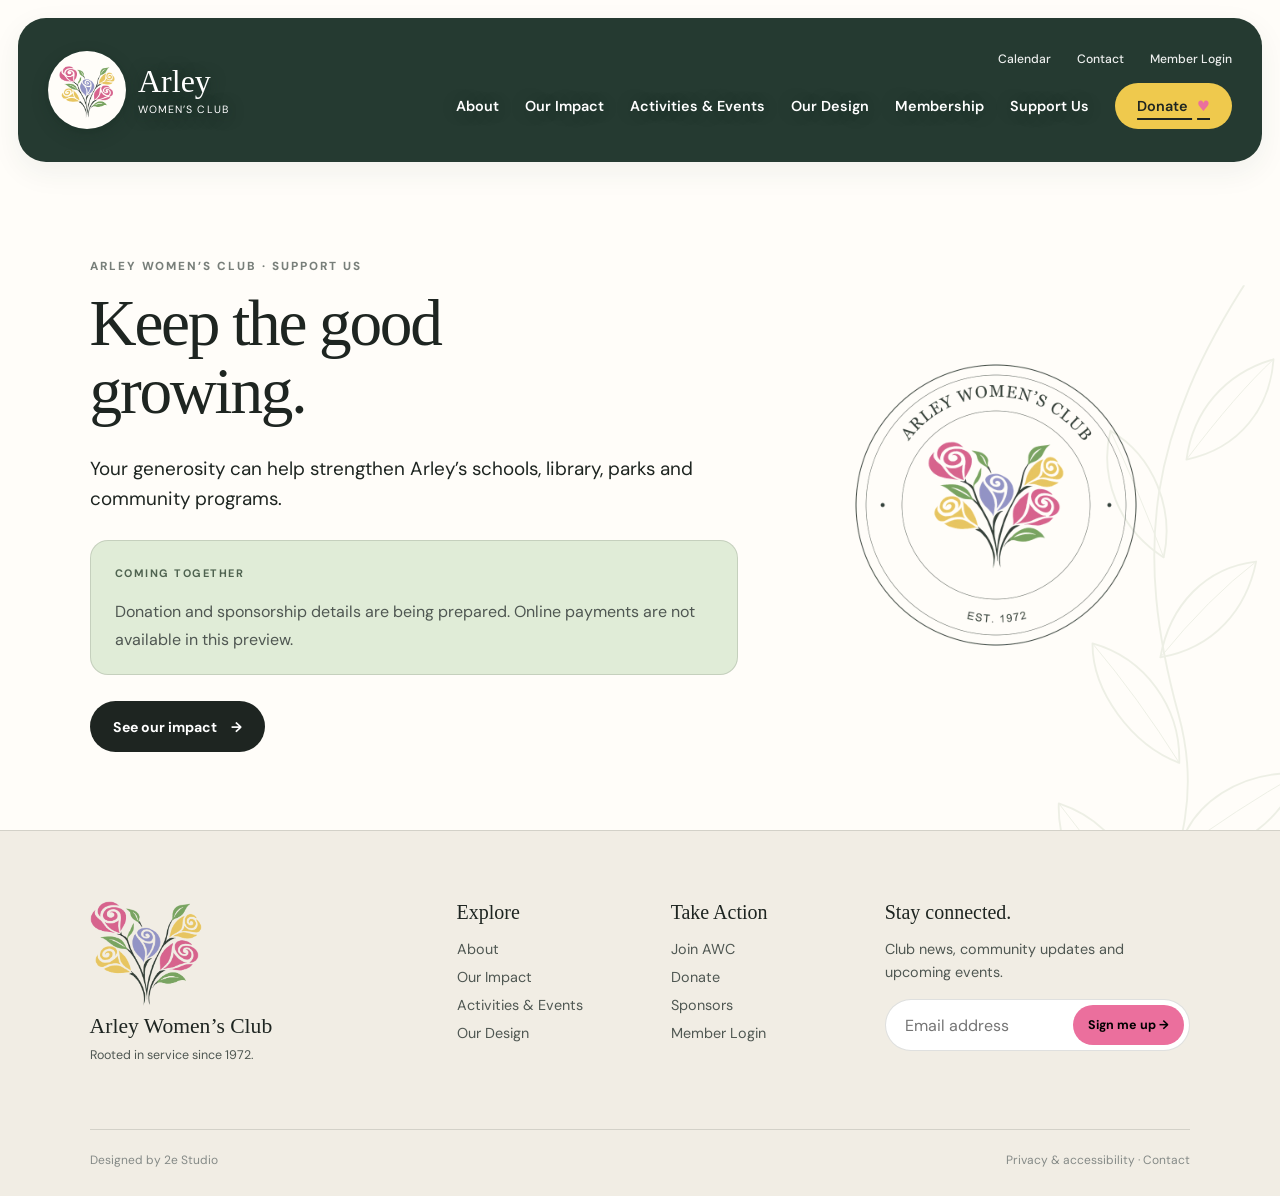
<file: support.html>
<!doctype html>
<html lang="en">
<head>
  <meta charset="utf-8" />
  <meta name="viewport" content="width=device-width, initial-scale=1" />
  <meta name="description" content="Your generosity can help strengthen Arley’s schools, library, parks and community programs." />
  <title>Support Us | Arley Women’s Club</title>
  <link rel="preconnect" href="https://fonts.googleapis.com">
  <link rel="preconnect" href="https://fonts.gstatic.com" crossorigin>
  <link href="https://fonts.googleapis.com/css2?family=DM+Sans:wght@400;500;600;700&family=Fraunces:opsz,wght@9..144,500;9..144,600&display=swap" rel="stylesheet">
  <link rel="stylesheet" href="styles.css?v=membership-nav7" />
</head>
<body class="interior-page">
<a class="skip-link" href="#main-content">Skip to content</a>
<div class="page-shell" id="top"><div class="interior-header"><header class="hero-header">
        <a class="logo-card" href="index.html" aria-label="Arley Women's Club home">
          <span class="logo-disc" aria-hidden="true"><img src="assets/web/brand/bouquet.webp" alt="" /></span><span class="logo-wordmark">Arley <small>Women’s Club</small></span>
        </a>

        <div class="nav-wrap">
          <div class="utility-nav" aria-label="Utility navigation">
            <a href="calendar.html">Calendar</a>
            <a href="contact.html">Contact</a>
            <a href="members.html">Member Login</a>
          </div>
          <nav class="main-nav" aria-label="Main navigation" id="site-navigation">
            <a href="about.html">About</a>
            <a href="index.html#impact">Our Impact</a>
            <a href="index.html#activities">Activities & Events</a>
            <a href="our-design.html">Our Design</a>
            <a href="join.html">Membership</a>
            <a href="index.html#support">Support Us</a>
            <a class="nav-donate" href="support.html" aria-current="page">Donate <span>♥</span></a>
          </nav>
        </div>
        <button class="menu-button" type="button" aria-label="Open navigation" aria-expanded="false" data-menu-button aria-controls="site-navigation">
          <span></span><span></span><span></span>
        </button>
      </header></div>
<main id="main-content" class="botanical-page"><section class="interior-intro holding-intro"><div><p class="eyebrow">ARLEY WOMEN’S CLUB · SUPPORT US</p><h1>Keep the good<br>growing.</h1><p class="intro-lead">Your generosity can help strengthen Arley’s schools, library, parks and community programs.</p><div class="holding-note"><span class="tiny-label">COMING TOGETHER</span><p>Donation and sponsorship details are being prepared. Online payments are not available in this preview.</p></div><a class="button button--dark" href="index.html#impact">See our impact <span aria-hidden="true">→</span></a></div><figure class="identity-panel holding-logo"><img src="assets/web/brand/seal.webp" alt="Arley Women’s Club identity" loading="lazy"></figure></section></main>
<footer id="contact">
      <div class="footer-mark"><img src="assets/web/brand/bouquet.webp" alt="" loading="lazy" /><strong>Arley Women’s Club</strong><span>Rooted in service since 1972.</span></div>
      <div class="footer-column"><strong>Explore</strong><a href="about.html">About</a><a href="index.html#impact">Our Impact</a><a href="index.html#activities">Activities & Events</a><a href="our-design.html">Our Design</a></div>
      <div class="footer-column"><strong>Take Action</strong><a href="join.html">Join AWC</a><a href="index.html#support">Donate</a><a href="index.html#support">Sponsors</a><a href="members.html">Member Login</a></div>
      <div class="footer-newsletter"><strong>Stay connected.</strong><p>Club news, community updates and upcoming events.</p><form><label class="sr-only" for="email">Email address</label><input id="email" type="email" placeholder="Email address"><button type="button" data-newsletter>Sign me up →</button></form><p class="form-status" role="status" data-newsletter-status></p></div>
      <div class="footer-bottom"><span>Designed by 2e Studio</span><span><a href="contact.html#site-information">Privacy &amp; accessibility</a> · <a href="contact.html">Contact</a></span></div>
    </footer>
</div><script src="script.js?v=collection1"></script></body></html>
</file>
<file: styles.css>
:root {
  --ink:#1e2521;
  --ink-soft:#4f5752;
  --cream:#f7f2e8;
  --paper:#fffdf9;
  --pink:#eb6f9d;
  --pink-soft:#f7dde8;
  --green:#72a95e;
  --green-soft:#e0ecd7;
  --yellow:#efc94d;
  --yellow-soft:#f9efbd;
  --lav:#a79ad3;
  --lav-soft:#e8e3f3;
  --line:rgba(30,37,33,.14);
  --shadow:0 24px 70px rgba(43,47,42,.12);
  --serif:'Fraunces', Georgia, serif;
  --sans:'DM Sans', system-ui, sans-serif;
}
*{box-sizing:border-box}
html{scroll-behavior:smooth}
body{margin:0;background:var(--cream);color:var(--ink);font-family:var(--sans);font-size:16px}
a{color:inherit}.sr-only{position:absolute;width:1px;height:1px;padding:0;margin:-1px;overflow:hidden;clip:rect(0,0,0,0);white-space:nowrap;border:0}
.page-shell{max-width:1680px;margin:0 auto;background:var(--paper);overflow:hidden;box-shadow:0 0 0 1px rgba(30,37,33,.05)}

.hero-frame{position:relative;margin:18px;border-radius:34px;overflow:hidden;min-height:760px;background:#253029;box-shadow:var(--shadow)}
.hero-carousel,.hero-slide{position:absolute;inset:0}.hero-slide{opacity:0;pointer-events:none;transition:opacity .65s ease}.hero-slide.is-active{opacity:1;pointer-events:auto;z-index:1}
.hero-photo,.hero-shade{position:absolute;inset:0}.hero-photo{background-size:cover;background-position:center;transform:scale(1.03);transition:transform 7s ease}.hero-slide.is-active .hero-photo{transform:scale(1)}
/* Temporary concept art. Replace these with approved Hamner Memorial Park photos. */
.hero-photo--park{background:
  linear-gradient(180deg,transparent 0 38%,rgba(19,33,24,.12) 100%),
  radial-gradient(circle at 78% 25%,rgba(239,201,77,.48) 0 6%,transparent 6.5%),
  linear-gradient(135deg,transparent 0 54%,rgba(240,192,83,.88) 54% 60%,transparent 60%),
  linear-gradient(25deg,transparent 0 45%,rgba(196,87,113,.78) 45% 52%,transparent 52%),
  linear-gradient(180deg,#b8d6c1 0 43%,#6e9a6d 43% 60%,#48633d 60% 100%)}
.hero-photo--festival{background:
  radial-gradient(circle at 18% 35%,rgba(235,111,157,.78) 0 7%,transparent 7.4%),
  radial-gradient(circle at 28% 30%,rgba(239,201,77,.85) 0 6%,transparent 6.4%),
  radial-gradient(circle at 38% 38%,rgba(167,154,211,.7) 0 8%,transparent 8.4%),
  repeating-linear-gradient(115deg,transparent 0 80px,rgba(255,255,255,.08) 80px 84px),
  linear-gradient(180deg,#8fb8a0 0 37%,#516d50 37% 61%,#867b55 61% 100%)}
.hero-photo--service{background:
  radial-gradient(ellipse at 70% 52%,rgba(239,201,77,.8) 0 6%,transparent 6.4%),
  radial-gradient(ellipse at 75% 55%,rgba(235,111,157,.65) 0 8%,transparent 8.4%),
  linear-gradient(100deg,transparent 0 53%,rgba(255,255,255,.11) 53% 54%,transparent 54%),
  linear-gradient(180deg,#9cc4af 0 42%,#5b815e 42% 66%,#364f37 66% 100%)}
.hero-shade{background:linear-gradient(90deg,rgba(19,25,21,.80) 0%,rgba(19,25,21,.52) 43%,rgba(19,25,21,.10) 74%,rgba(19,25,21,.28) 100%)}
.hero-header{position:absolute;z-index:10;left:0;right:0;top:0;display:flex;align-items:flex-start;gap:30px;padding:0 30px 0 0}
.logo-card{width:190px;height:176px;background:white;border-radius:0 0 28px 0;display:grid;place-items:center;padding:20px 22px 16px;text-decoration:none;box-shadow:0 12px 30px rgba(0,0,0,.08)}
.logo-card img{display:block;width:100%;height:100%;object-fit:contain}
.nav-wrap{margin-left:auto;display:flex;flex-direction:column;align-items:flex-end;padding-top:22px;gap:17px}.utility-nav,.main-nav{display:flex;align-items:center;gap:26px}.utility-nav a,.main-nav a{text-decoration:none;color:white}.utility-nav a{font-size:.76rem;font-weight:500;opacity:.92}.main-nav a{font-size:.9rem;font-weight:600;text-shadow:0 1px 18px rgba(0,0,0,.25)}
.nav-donate{background:var(--yellow);color:var(--ink)!important;padding:14px 22px;border-radius:999px;text-shadow:none!important}.nav-donate span{color:var(--pink);margin-left:5px}.menu-button{display:none;margin-left:auto;margin-top:25px;width:48px;height:48px;border:0;border-radius:50%;background:rgba(255,255,255,.88);padding:13px}.menu-button span{display:block;height:2px;background:var(--ink);margin:5px 0;border-radius:2px}
.hero-copy{position:absolute;z-index:3;left:clamp(50px,8vw,118px);bottom:112px;max-width:760px;color:white}.eyebrow{margin:0 0 14px;font-size:.73rem;letter-spacing:.17em;font-weight:800;color:#787f7a}.eyebrow--light{color:rgba(255,255,255,.75)}
.hero-copy h1{font-family:var(--serif);font-weight:500;font-size:clamp(4.1rem,7vw,7.5rem);line-height:.9;letter-spacing:-.045em;margin:0 0 25px}.hero-copy h1 span{color:var(--yellow)}.hero-copy>p:not(.eyebrow){max-width:640px;font-size:1.13rem;line-height:1.63;color:rgba(255,255,255,.88)}
.hero-actions{display:flex;gap:12px;flex-wrap:wrap;margin-top:28px}.button{display:inline-flex;align-items:center;gap:14px;justify-content:center;min-height:51px;padding:0 22px;border-radius:999px;text-decoration:none;font-weight:700;font-size:.88rem;border:1px solid transparent;transition:transform .2s ease,box-shadow .2s ease}.button:hover{transform:translateY(-2px);box-shadow:0 10px 30px rgba(0,0,0,.14)}.button--pink{background:var(--pink);color:#24191d}.button--yellow{background:var(--yellow);color:#272217}.button--green{background:#a8c97a;color:#182318}.button--glass{color:white;border-color:rgba(255,255,255,.75);background:rgba(255,255,255,.08);backdrop-filter:blur(8px)}.button--dark{background:var(--ink);color:white}
.hero-caption{position:absolute;right:46px;bottom:38px;z-index:3;color:white;text-align:right;display:grid;gap:2px}.hero-caption strong{font-family:var(--serif);font-weight:500;font-size:1.15rem}.hero-caption span{font-size:.76rem;color:rgba(255,255,255,.72)}
.carousel-controls{position:absolute;z-index:11;left:50%;bottom:34px;transform:translateX(-50%);display:flex;align-items:center;gap:14px}.carousel-arrow{width:34px;height:34px;border:1px solid rgba(255,255,255,.54);border-radius:50%;background:rgba(20,25,22,.26);color:white;cursor:pointer}.carousel-dots{display:flex;gap:8px}.dot{border:0;width:8px;height:8px;padding:0;border-radius:50%;background:rgba(255,255,255,.45);cursor:pointer}.dot.is-active{width:25px;border-radius:10px;background:white}

.section{padding:clamp(72px,8vw,126px) clamp(38px,7vw,112px)}.section-kicker{font-size:.72rem;letter-spacing:.18em;font-weight:800;color:var(--pink);margin-bottom:19px}.work{position:relative}.work:after{content:"";position:absolute;right:-65px;top:115px;width:210px;height:210px;border:1.5px solid rgba(167,154,211,.25);border-radius:50%;box-shadow:inset 0 0 0 26px var(--paper),inset 0 0 0 28px rgba(167,154,211,.18),inset 0 0 0 54px var(--paper),inset 0 0 0 55px rgba(167,154,211,.13);pointer-events:none}.work-heading{display:grid;grid-template-columns:1.1fr .7fr;gap:70px;align-items:end;margin-bottom:52px}.work-heading h2,.impact-copy h2,.arley-day-heading h2,.activities-top h2,.support h2,.join-strip h2,.member-copy h2{font-family:var(--serif);font-weight:500;letter-spacing:-.035em;line-height:.98;margin:0}.work-heading h2{font-size:clamp(3.6rem,6vw,6.2rem)}.work-heading h2 em,.arley-day-heading h2 em{font-style:italic;color:var(--pink)}.work-heading p,.activities-top>p,.arley-day-heading>p{font-size:1.05rem;line-height:1.7;color:var(--ink-soft);margin:0 0 8px}
.work-grid{display:grid;grid-template-columns:repeat(4,1fr);gap:14px}.work-card{border-radius:24px;overflow:hidden;background:#f5f1e9;border:1px solid rgba(30,37,33,.07);min-height:500px;display:flex;flex-direction:column}.card-photo{height:230px;background-size:cover;background-position:center}.card-photo--education{background:linear-gradient(145deg,#d6c8b5,#8d7a5c)}.card-photo--community{background:linear-gradient(145deg,#dcb8ae,#9f6d61)}.card-photo--park{background:linear-gradient(145deg,#a9c498,#536f4b)}.card-photo--festival{background:linear-gradient(145deg,#c9b7d8,#6f5a83)}.card-body{padding:23px 22px 25px;display:flex;flex-direction:column;flex:1}.card-body>span{font-size:.7rem;font-weight:800;letter-spacing:.12em;opacity:.55}.card-body h3{font-family:var(--serif);font-size:1.9rem;font-weight:500;line-height:1.06;margin:18px 0 11px}.card-body p{line-height:1.55;color:var(--ink-soft);font-size:.92rem}.card-body a{margin-top:auto;text-decoration:none;font-size:.82rem;font-weight:700;border-top:1px solid rgba(30,37,33,.13);padding-top:16px;display:flex;justify-content:space-between}.work-card--pink .card-body{background:var(--pink-soft)}.work-card--green .card-body{background:var(--green-soft)}.work-card--yellow .card-body{background:var(--yellow-soft)}.work-card--lavender .card-body{background:var(--lav-soft)}

.impact-story{position:relative;background:#f5f0e7;display:grid;grid-template-columns:.75fr 1.25fr;gap:clamp(50px,8vw,120px);padding:clamp(72px,8vw,126px) clamp(38px,7vw,112px);overflow:hidden}.impact-copy{position:relative;z-index:2;padding-top:42px}.impact-copy h2{font-size:clamp(3.3rem,5.4vw,5.6rem);margin-bottom:28px}.impact-copy>p:not(.eyebrow){line-height:1.72;color:var(--ink-soft);font-size:1.02rem;max-width:570px}.text-link{display:inline-flex;gap:18px;text-decoration:none;border-bottom:1px solid var(--ink);font-weight:700;padding-bottom:4px;margin-top:22px}.impact-visual{display:grid;grid-template-columns:1.3fr .7fr;gap:14px;min-height:570px}.impact-photo{border-radius:32px;background:linear-gradient(160deg,#b6c8a6,#6e8f63 49%,#dfc593 49%,#b48f63);box-shadow:var(--shadow)}.stats-panel{display:grid;grid-template-rows:repeat(4,1fr);gap:12px}.stats-panel div{padding:24px;border-radius:22px;display:flex;flex-direction:column;justify-content:end}.stats-panel div:nth-child(1){background:var(--pink)}.stats-panel div:nth-child(2){background:var(--yellow)}.stats-panel div:nth-child(3){background:var(--green)}.stats-panel div:nth-child(4){background:var(--lav)}.stats-panel strong{font-family:var(--serif);font-size:2.5rem;font-weight:600;line-height:1}.stats-panel span{font-size:.78rem;margin-top:6px}.floral-line{position:absolute;left:-90px;bottom:-110px;width:300px;height:300px;border:1px solid rgba(114,169,94,.25);border-radius:50%;box-shadow:inset 0 0 0 38px #f5f0e7,inset 0 0 0 39px rgba(235,111,157,.18),inset 0 0 0 74px #f5f0e7,inset 0 0 0 75px rgba(239,201,77,.24),inset 0 0 0 112px #f5f0e7,inset 0 0 0 113px rgba(167,154,211,.22)}

.arley-day{background:var(--paper)}.arley-day-heading{display:grid;grid-template-columns:1fr .7fr;gap:80px;align-items:end;margin-bottom:50px}.arley-day-heading h2{font-size:clamp(3.6rem,6vw,6.4rem)}.festival-grid{display:grid;grid-template-columns:1.35fr .65fr;gap:16px}.festival-feature{position:relative;min-height:560px;border-radius:30px;overflow:hidden;background:#4a574c}.festival-photo{position:absolute;inset:0;background:linear-gradient(180deg,#a9cbb0 0 42%,#6e8d68 42% 64%,#987d52 64%);opacity:.9}.festival-photo:after{content:"";position:absolute;left:7%;right:7%;top:13%;height:45%;border-radius:38% 38% 12% 12%/52% 52% 12% 12%;background:linear-gradient(120deg,rgba(255,255,255,.18),rgba(239,201,77,.7));box-shadow:inset 0 0 0 2px rgba(255,255,255,.25)}.festival-overlay{position:absolute;inset:auto 0 0;padding:58px 40px 40px;color:white;background:linear-gradient(transparent,rgba(20,27,22,.85))}.festival-overlay p{font-size:.68rem;letter-spacing:.15em;font-weight:800;color:rgba(255,255,255,.72)}.festival-overlay h3{font-family:var(--serif);font-size:clamp(2.4rem,4vw,4.2rem);font-weight:500;line-height:1;margin:0 0 24px}.festival-links{display:grid;grid-template-rows:repeat(4,1fr);gap:12px}.festival-links a{display:grid;grid-template-columns:42px 1fr 24px;align-items:center;gap:14px;padding:20px 18px;border-radius:22px;text-decoration:none;border:1px solid var(--line);background:#fff;transition:transform .2s ease,background .2s ease}.festival-links a:hover{transform:translateX(3px);background:#f8f4ed}.festival-links span{width:38px;height:38px;border-radius:50%;display:grid;place-items:center;background:var(--cream);font-size:.7rem;font-weight:800}.festival-links strong{display:block;font-family:var(--serif);font-size:1.25rem;font-weight:500}.festival-links small{display:block;color:var(--ink-soft);margin-top:4px;line-height:1.35}

.activities{background:#f5f0e7}.activities-top{display:grid;grid-template-columns:1fr .7fr;gap:80px;align-items:end;margin-bottom:44px}.activities-top h2{font-size:clamp(3.6rem,6vw,6.3rem)}.activity-list{border-top:1px solid var(--line)}.activity-list article{display:grid;grid-template-columns:130px 1fr auto;gap:28px;align-items:center;padding:26px 0;border-bottom:1px solid var(--line)}.activity-date{font-family:var(--serif);font-size:1.4rem}.activity-list small{font-size:.65rem;letter-spacing:.13em;font-weight:800;color:#7b817d}.activity-list h3{font-family:var(--serif);font-weight:500;font-size:1.7rem;margin:4px 0}.activity-list p{margin:0;color:var(--ink-soft)}.activity-list a{text-decoration:none;font-weight:700;font-size:.86rem}.activity-list--calendar{background:rgba(239,201,77,.18);padding-left:18px!important;padding-right:18px!important}

.support{position:relative;background:#253a31;color:white;min-height:570px;padding:clamp(72px,8vw,120px) clamp(38px,7vw,112px);overflow:hidden}.support-copy{position:relative;z-index:2;max-width:690px}.support h2{font-size:clamp(4rem,7vw,7.4rem);margin-bottom:28px}.support-copy>p:not(.eyebrow){max-width:620px;color:rgba(255,255,255,.72);font-size:1.06rem;line-height:1.7}.support-actions{display:flex;align-items:center;gap:24px;margin-top:30px;flex-wrap:wrap}.support-link{color:white;text-decoration:none;border-bottom:1px solid rgba(255,255,255,.6);padding-bottom:4px}.support-flower{position:absolute;right:5%;top:50%;width:360px;height:360px;transform:translateY(-50%);opacity:.78}.support-flower .petal{position:absolute;left:50%;top:50%;width:95px;height:175px;border-radius:75% 25% 75% 25%;transform-origin:50% 100%;border:1.4px solid rgba(255,255,255,.38)}.support-flower .p1{transform:translate(-50%,-100%) rotate(-50deg);background:rgba(235,111,157,.15)}.support-flower .p2{transform:translate(-50%,-100%) rotate(-15deg);background:rgba(239,201,77,.12)}.support-flower .p3{transform:translate(-50%,-100%) rotate(20deg);background:rgba(114,169,94,.15)}.support-flower .p4{transform:translate(-50%,-100%) rotate(55deg);background:rgba(167,154,211,.13)}.support-flower .p5{transform:translate(-50%,-100%) rotate(90deg);background:rgba(235,111,157,.10)}.support-flower i{position:absolute;left:50%;top:50%;width:70px;height:70px;border:1px solid rgba(255,255,255,.45);border-radius:50%;transform:translate(-50%,-50%);box-shadow:inset 0 0 0 12px #253a31,inset 0 0 0 13px rgba(255,255,255,.27)}

.join-strip{display:grid;grid-template-columns:1.2fr .8fr auto;gap:44px;align-items:center;padding:60px clamp(38px,7vw,112px);background:var(--yellow-soft)}.join-strip h2{font-size:clamp(2.5rem,4vw,4rem)}.join-strip p{line-height:1.65;color:var(--ink-soft)}
.member-home{display:grid;grid-template-columns:.82fr 1.18fr;gap:70px;padding:clamp(72px,8vw,126px) clamp(38px,7vw,112px);background:var(--paper);align-items:center}.member-copy h2{font-size:clamp(3.4rem,5vw,5.4rem);margin-bottom:25px}.member-copy>p:not(.eyebrow){line-height:1.7;color:var(--ink-soft);max-width:560px}.member-copy .button{margin-top:22px}.member-dashboard{border:1px solid var(--line);border-radius:28px;padding:24px;background:#f6f2eb;box-shadow:var(--shadow);transform:rotate(1deg)}.dash-top{display:flex;justify-content:space-between;align-items:center;padding:4px 5px 20px}.dash-top span{font-size:.66rem;letter-spacing:.14em;font-weight:800;color:#7a807c}.dash-top b{font-family:var(--serif);font-size:1.2rem}.dash-grid{display:grid;grid-template-columns:repeat(3,1fr);gap:10px}.dash-grid div{min-height:130px;border-radius:17px;background:white;border:1px solid rgba(30,37,33,.07);padding:18px;display:flex;flex-direction:column;justify-content:space-between}.dash-grid span{font-size:.65rem;font-weight:800;opacity:.42}.dash-grid strong{font-family:var(--serif);font-weight:500;font-size:1.15rem}

footer{display:grid;grid-template-columns:1.05fr .55fr .55fr 1fr;gap:46px;padding:70px clamp(38px,7vw,112px) 28px;background:#f1ede4;border-top:1px solid var(--line)}.footer-mark img{width:185px;mix-blend-mode:multiply}.footer-column{display:flex;flex-direction:column;gap:10px}.footer-column strong,.footer-newsletter strong{font-family:var(--serif);font-size:1.25rem;font-weight:500;margin-bottom:6px}.footer-column a{text-decoration:none;color:var(--ink-soft);font-size:.9rem}.footer-newsletter p{color:var(--ink-soft);font-size:.9rem;line-height:1.55}.footer-newsletter form{display:flex;border:1px solid var(--line);background:white;border-radius:999px;padding:5px;margin-top:16px}.footer-newsletter input{flex:1;min-width:0;border:0;background:transparent;padding:0 14px;font:inherit;outline:0}.footer-newsletter button{border:0;background:var(--pink);border-radius:999px;padding:12px 15px;font:700 .78rem var(--sans);cursor:pointer}.footer-bottom{grid-column:1/-1;border-top:1px solid var(--line);padding-top:22px;margin-top:20px;display:flex;justify-content:space-between;color:#858a87;font-size:.75rem}

@media (max-width:1180px){.utility-nav{display:none}.main-nav{gap:16px}.main-nav a{font-size:.82rem}.work-grid{grid-template-columns:repeat(2,1fr)}.impact-story{grid-template-columns:1fr}.impact-copy{padding-top:0}.festival-grid{grid-template-columns:1fr}.festival-feature{min-height:500px}.festival-links{grid-template-columns:1fr 1fr;grid-template-rows:auto}.join-strip{grid-template-columns:1fr auto}.join-strip>p{grid-column:1/2}.member-home{grid-template-columns:1fr}.member-dashboard{transform:none}footer{grid-template-columns:1fr 1fr}.footer-mark,.footer-newsletter{grid-column:auto}}
@media (max-width:850px){.hero-frame{margin:10px;border-radius:24px;min-height:720px}.logo-card{width:145px;height:134px}.nav-wrap{display:none}.menu-button{display:block}.hero-copy{left:28px;right:28px;bottom:105px}.hero-copy h1{font-size:clamp(3.7rem,12vw,6rem)}.hero-copy>p:not(.eyebrow){font-size:1rem}.hero-caption{display:none}.carousel-controls{left:auto;right:24px;transform:none}.work-heading,.arley-day-heading,.activities-top{grid-template-columns:1fr;gap:20px}.impact-visual{grid-template-columns:1fr}.impact-photo{min-height:420px}.stats-panel{grid-template-columns:repeat(2,1fr);grid-template-rows:auto}.stats-panel div{min-height:140px}.join-strip{grid-template-columns:1fr}.join-strip>p{grid-column:auto}.activity-list article{grid-template-columns:90px 1fr}.activity-list a{grid-column:2}.support-flower{right:-120px;opacity:.32}.support-copy{max-width:80%}.dash-grid{grid-template-columns:repeat(2,1fr)}}
@media (max-width:620px){.section,.impact-story,.member-home{padding:64px 20px}.hero-frame{min-height:690px}.logo-card{width:122px;height:112px;padding:12px}.menu-button{margin-top:18px;margin-right:8px}.hero-copy{left:20px;right:20px;bottom:92px}.hero-copy h1{font-size:3.55rem}.hero-actions{gap:8px}.button{font-size:.78rem;padding:0 17px;min-height:46px}.work-grid{grid-template-columns:1fr}.work-card{min-height:430px}.work-heading h2,.impact-copy h2,.arley-day-heading h2,.activities-top h2,.member-copy h2{font-size:3.2rem}.impact-visual{min-height:auto}.impact-photo{min-height:330px}.stats-panel{grid-template-columns:1fr 1fr}.stats-panel strong{font-size:1.8rem}.festival-feature{min-height:470px}.festival-links{grid-template-columns:1fr}.activity-list article{grid-template-columns:1fr;gap:8px}.activity-list a{grid-column:auto}.activity-date{font-size:1rem}.support{padding:68px 20px;min-height:520px}.support h2{font-size:3.7rem}.support-copy{max-width:100%}.support-flower{display:none}.join-strip{padding:50px 20px}.join-strip h2{font-size:3rem}.dash-grid{grid-template-columns:1fr 1fr}.footer-newsletter form{display:block;border-radius:18px}.footer-newsletter input{width:100%;height:42px}.footer-newsletter button{width:100%;margin-top:6px}.footer-bottom{display:block}.footer-bottom span{display:block;margin-top:6px}footer{padding:55px 20px 25px;grid-template-columns:1fr 1fr;gap:32px}.footer-mark,.footer-newsletter{grid-column:1/-1}}

/* Original Arley media, optimized for the web. */
.hero-video{position:absolute;inset:0;width:100%;height:100%;object-fit:cover;filter:blur(2.5px);transform:scale(1.025)}
.hero-shade{z-index:2;pointer-events:none;background:linear-gradient(180deg,rgba(14,25,19,.62),rgba(14,25,19,.42) 40%,rgba(14,25,19,.65))}
.hero-copy{left:50%;top:53%;bottom:auto;right:auto;transform:translate(-50%,-50%);width:calc(100% - 80px);max-width:1000px;text-align:center}
.hero-copy h1{font-size:clamp(3.4rem,6.6vw,6.8rem);line-height:1.02}
.hero-copy>p:not(.eyebrow){margin:0 auto;max-width:670px}
.hero-actions{justify-content:center}
.hero-caption{right:30px;bottom:34px;max-width:290px}
.carousel-controls{left:30px;transform:none;bottom:30px;gap:10px}
.carousel-arrow{width:44px;height:44px}
.dot{width:16px;height:16px;border:5px solid transparent;background-clip:padding-box;box-sizing:content-box}
.dot.is-active{width:25px}
.motion-control{border:1px solid #ffffff80;background:#14251e70;border-radius:30px;color:white;min-height:44px;padding:0 14px;cursor:pointer;font:500 .75rem var(--sans)}
.card-photo{width:100%;object-fit:cover;display:block;flex-shrink:0}
.impact-photo{width:100%;height:100%;object-fit:cover;min-width:0}
.festival-photo{width:100%;height:100%;object-fit:cover;opacity:1}
a:focus-visible,button:focus-visible{outline:3px solid var(--yellow);outline-offset:4px}
@media(max-width:1180px){.hero-caption span{display:none}.work-card{min-height:440px}.card-photo{height:200px}}
@media(max-width:850px){.hero-frame{min-height:650px}.hero-copy{top:52%;width:calc(100% - 48px)}.hero-copy h1{font-size:clamp(3rem,7.8vw,5rem)}.nav-wrap.is-open{display:flex;position:absolute;top:88px;right:18px;background:#253a31;padding:22px;border-radius:20px;max-width:calc(100% - 36px)}.nav-wrap.is-open .utility-nav,.nav-wrap.is-open .main-nav{display:flex;flex-direction:column;align-items:stretch;gap:0}.nav-wrap.is-open a{padding:12px}.hero-caption{display:none}.carousel-controls{left:50%;right:auto;transform:translateX(-50%);white-space:nowrap}.section,.impact-story,.member-home{padding-top:64px;padding-bottom:64px}.work-grid{gap:12px}.card-body h3{font-size:1.6rem}.impact-photo{height:420px}.footer-column a{min-height:36px;display:flex;align-items:center}footer{padding-top:40px;gap:22px}.footer-bottom{margin-top:0}}
@media(max-width:620px){.hero-frame{min-height:620px}.hero-copy{width:calc(100% - 32px);top:53%}.hero-copy h1{font-size:clamp(2.35rem,9.8vw,3.55rem);margin-bottom:18px}.hero-copy .eyebrow{font-size:.6rem;letter-spacing:.12em}.hero-copy>p:not(.eyebrow){font-size:.92rem;line-height:1.55}.hero-actions{margin-top:22px}.work-grid{display:flex;overflow-x:auto;scroll-snap-type:x mandatory;padding-bottom:14px}.work-card{flex:0 0 85%;scroll-snap-align:start;min-height:400px}.card-photo{height:200px}.work-heading{margin-bottom:28px}.impact-photo{height:330px}.festival-feature{min-height:390px}.festival-overlay{padding:45px 24px 24px}.festival-links{grid-template-columns:1fr 1fr;gap:8px}.festival-links a{grid-template-columns:1fr;gap:8px;padding:16px 12px}.festival-links a>b{display:none}.festival-links strong{font-size:1.1rem}.festival-links small{font-size:.73rem}.footer-mark img{width:115px}.footer-mark{grid-column:1/-1}.footer-newsletter{grid-column:1/-1}.footer-column{gap:2px}.footer-bottom{padding-top:16px}.footer-bottom span{margin:4px 0}.section,.impact-story,.member-home{padding-top:48px;padding-bottom:48px}}
@media(prefers-reduced-motion:reduce){html{scroll-behavior:auto}*,*:before,*:after{transition:none!important}}
.work-row-controls{display:none}
@media(max-width:620px){.work-row-controls{display:flex;align-items:center;justify-content:space-between;margin-bottom:14px;font-size:.75rem;color:var(--ink-soft)}.work-row-controls button{width:44px;height:44px;border:1px solid var(--line);border-radius:50%;background:white;font-size:1.2rem;cursor:pointer}}
/* Airy signature logo; alternate treatments available in the local editor. */
.hero-header{padding:24px 30px;align-items:flex-start}
.logo-card{width:auto;height:auto;padding:0;gap:12px;display:flex;background:none;border-radius:0;box-shadow:none;color:white}
.logo-card img{width:68px;height:68px;object-fit:contain;background:white;border-radius:50%;padding:8px}
.logo-wordmark{font-family:var(--serif);font-size:2rem;line-height:1.1;text-shadow:0 2px 16px #14251e}
.logo-wordmark small{display:block;font-family:var(--sans);font-size:.66rem;letter-spacing:.1em;text-transform:uppercase;margin-top:5px}
.nav-wrap{padding-top:0}
html[data-logo="seal"] .logo-wordmark{display:none}
html[data-logo="seal"] .logo-card img{width:100px;height:100px;border-radius:50%;padding:12px;box-shadow:0 0 0 6px #ffffff20}
html[data-logo="wordmark"] .logo-card img{display:none}
.hero-actions .button--pink{color:#fff}
.work:after,.floral-line{border:0;border-radius:0;box-shadow:none;background:url('assets/web/oval-spiral.svg') center/contain no-repeat;opacity:.32;width:420px;height:280px;z-index:0}
.work:after{right:-110px;top:60px;transform:rotate(-25deg)}
.floral-line{left:-120px;bottom:-50px;transform:rotate(30deg);pointer-events:none}
.work>*{position:relative;z-index:1}
.impact-visual{position:relative;z-index:1}
@media(max-width:850px){.hero-header{padding:20px}.logo-card img{width:58px;height:58px}.logo-wordmark{font-size:1.65rem}.menu-button{margin:0}.nav-wrap.is-open{top:80px}.hero-copy{top:53%}}
@media(max-width:620px){.hero-header{padding:18px}.logo-card img{width:50px;height:50px}.logo-wordmark{font-size:1.5rem}.logo-wordmark small{font-size:.55rem}.carousel-controls{gap:5px}.motion-control{padding:0 10px}.dot{border-width:3px}.work:after{opacity:.18}}
@media(max-width:850px){.menu-button{margin-left:auto}}
/* Botanical accents stay beneath all section content. */
.work,.impact-story,.arley-day,.activities{isolation:isolate;position:relative}
.work:after,.floral-line{background-image:url('assets/web/leaf-stem.svg');width:250px;height:720px;opacity:.16;transform:none;z-index:-1}
.work:after{right:-75px;top:-90px}
.floral-line{left:-85px;bottom:-180px;transform:rotate(-12deg)}
.arley-day:before,.activities:after{content:"";position:absolute;pointer-events:none;background:url('assets/web/leaf-stem.svg') center/contain no-repeat;width:240px;height:700px;opacity:.14;z-index:-1}
.arley-day:before{right:-65px;top:-150px;transform:scaleX(-1)}
.activities:after{left:-75px;top:-90px;transform:rotate(12deg)}
.logo-card img{width:78px;height:86px;border-radius:45% 45% 48% 48%;padding:4px;box-shadow:0 4px 18px #14251e20}
html[data-logo="signature"] .logo-wordmark{display:block}
@media(max-width:850px){.logo-card img{width:62px;height:68px}}
@media(max-width:620px){.logo-card img{width:54px;height:60px}.work:after,.floral-line,.arley-day:before,.activities:after{opacity:.09;width:180px}.work:after,.arley-day:before{right:-90px}.activities:after,.floral-line{left:-100px}}
@media(min-width:851px) and (max-width:1050px){.hero-header{gap:20px;padding:20px}.logo-wordmark{font-size:1.65rem}.logo-wordmark small{font-size:.55rem}.logo-card img{width:58px;height:64px}.main-nav{gap:12px}.main-nav a{font-size:.75rem;white-space:nowrap}.nav-donate{padding:12px 16px}}
/* Review pass: simpler letterforms, useful icons, and quieter membership. */
:root{--serif:Georgia,'Times New Roman',serif}
h1,h2,h3{font-variant-ligatures:none;font-feature-settings:"liga" 0,"dlig" 0}
.line-icon{width:30px;height:30px;display:block;flex-shrink:0}
.stats-panel div{position:relative;isolation:isolate;overflow:hidden}
.stat-icon{position:absolute;right:-10px;top:7px;width:105px;height:105px;color:#eadbc3;opacity:.46;z-index:-1;transform:rotate(-10deg)}
.stats-panel strong,.stats-panel span{position:relative;z-index:1}
.activity-date{display:flex;align-items:center;gap:12px;font-size:1.05rem}
.activity-date .line-icon{width:28px;height:28px;color:#7c8d69}
.activity-list article{grid-template-columns:150px 1fr auto}
.dash-grid .line-icon{width:32px;height:32px;color:#83926d;background:#f4eee3;border-radius:10px;padding:6px;box-sizing:content-box}
.dash-grid div{gap:18px}
.support{display:grid;grid-template-columns:minmax(0,1.65fr) minmax(0,.7fr);align-items:center;gap:65px}
.support-copy{max-width:none}
.support-art{text-align:center;position:relative;z-index:1}
.support-art img{width:100%;max-width:270px;display:block;margin:auto;border-radius:46% 46% 48% 48%;box-shadow:0 16px 45px #10261b35}
.support-art p{font:italic 1.45rem/1.25 var(--serif);color:#e8dcca;margin:20px 0 0}
.footer-mark{display:flex;flex-direction:column;align-items:flex-start;gap:8px}
.footer-mark img{width:112px;mix-blend-mode:multiply}
.footer-mark strong{font:500 1.35rem var(--serif)}
.footer-mark span{font-size:.78rem;color:var(--ink-soft)}
.join-strip{position:relative;isolation:isolate;background:var(--paper);border-top:1px solid var(--line);border-bottom:1px solid var(--line);overflow:hidden}
.join-strip:before{content:"";position:absolute;right:3%;bottom:-300px;width:240px;height:560px;background:url('assets/web/leaf-stem.svg') center/contain no-repeat;opacity:.13;transform:rotate(28deg);z-index:-1;pointer-events:none}
.join-strip.will-reveal>div,.join-strip.will-reveal>p,.join-strip.will-reveal>a{opacity:0;transform:translateY(15px);transition:opacity .7s ease,transform .7s ease}
.join-strip.is-revealed>div,.join-strip.is-revealed>p,.join-strip.is-revealed>a{opacity:1;transform:none}
.join-strip.is-revealed>p{transition-delay:.1s}.join-strip.is-revealed>a{transition-delay:.2s}
@media(max-width:1180px){.support{gap:35px;grid-template-columns:1.5fr .65fr}.support h2{font-size:clamp(3.5rem,6vw,6rem)}}
@media(max-width:850px){.support{grid-template-columns:1.5fr .65fr;gap:24px;padding:64px 32px}.support-copy{max-width:100%}.support-art p{font-size:1.1rem}.activity-list article{grid-template-columns:125px 1fr}.activity-list a{grid-column:2}.join-strip{gap:18px}.join-strip>p{margin:0}}
@media(max-width:620px){.support{grid-template-columns:1fr;padding:48px 20px;gap:30px;min-height:auto}.support-art{display:flex;gap:18px;align-items:center;text-align:left}.support-art img{width:90px;margin:0}.support-art p{font-size:1.3rem;margin:0}.activity-list article{grid-template-columns:1fr;gap:12px}.activity-list a{grid-column:auto}.activity-date{font-family:var(--sans);font-size:.78rem;font-weight:700}.stat-icon{width:90px;height:90px}.footer-mark{flex-direction:row;flex-wrap:wrap;align-items:center;column-gap:16px}.footer-mark img{width:72px}.footer-mark strong{font-size:1.25rem}.footer-mark>span{width:100%}.join-strip:before{right:-80px;opacity:.08}.join-strip h2{font-size:2.6rem}}
@media(prefers-reduced-motion:reduce){.join-strip.will-reveal>div,.join-strip.will-reveal>p,.join-strip.will-reveal>a{opacity:1;transform:none}}
/* Membership: soft sage separates the dark support panel from member content. */
.join-strip{background:var(--green-soft)}
.join-strip:before{opacity:.075}
@media(max-width:620px){.join-strip:before{opacity:.05}}

/* Shared interior pages: familiar navigation, botanical texture and compact layouts. */
.skip-link{position:fixed;left:16px;top:-100px;z-index:100;background:var(--yellow);color:var(--ink);padding:14px 20px;border-radius:12px;text-decoration:none;font-weight:700}.skip-link:focus{top:16px}
.interior-header{position:relative;z-index:20;margin:18px;border-radius:28px;background:#253a31;min-height:144px;box-shadow:0 10px 30px #253a3110}.interior-header .hero-header{position:relative;min-height:144px;align-items:center}.interior-header .nav-wrap{gap:16px}.main-nav a[aria-current=page]{text-decoration:underline;text-decoration-thickness:2px;text-underline-offset:7px}
.botanical-page{position:relative;isolation:isolate;overflow:hidden}.botanical-page:before,.botanical-page:after{content:"";position:absolute;z-index:-1;width:310px;height:850px;background:url('assets/web/leaf-stem.svg') center/contain no-repeat;opacity:.12;pointer-events:none}.botanical-page:before{right:-65px;top:90px;transform:scaleX(-1) rotate(-9deg)}.botanical-page:after{left:-95px;top:980px;transform:rotate(9deg)}
.interior-intro,.interior-section{padding:clamp(48px,6vw,90px) clamp(24px,7vw,112px)}.interior-intro{display:grid;grid-template-columns:minmax(0,1.25fr) minmax(0,.75fr);gap:clamp(30px,5vw,80px);align-items:center}.interior-intro h1{font:500 clamp(2.8rem,5.1vw,5.6rem)/1.04 var(--serif);letter-spacing:-.035em;margin:16px 0 28px}.interior-intro h1 em,.interior-section h2 em,.mission-band h2 em{font-weight:400;color:#566b4a}.interior-intro p:not(.eyebrow){font-size:1rem;line-height:1.75;max-width:670px;color:var(--ink-soft)}.interior-intro .intro-lead{font-size:1.18rem!important;line-height:1.6!important;color:var(--ink)!important}.interior-intro .text-link{display:inline-flex;margin-top:16px;gap:24px}.identity-panel{margin:0;min-width:0;border:1px solid var(--line);border-radius:30px;background:#f5f0e6;padding:34px 28px;text-align:center}.identity-panel img{display:block;width:100%;max-height:390px;object-fit:contain;height:auto;margin:auto}.identity-panel figcaption{margin-top:20px;font:italic 1.15rem/1.4 var(--serif);color:var(--ink-soft)}.design-emblem{background:transparent;border:0;padding:20px}.design-emblem img{max-height:365px}
.mission-band{position:relative;isolation:isolate;overflow:hidden;background:#e0ecd780;border-top:1px solid var(--line);border-bottom:1px solid var(--line);padding:clamp(40px,5vw,70px) clamp(24px,7vw,112px);text-align:center}.mission-band:after{content:"";position:absolute;right:-45px;bottom:-240px;width:260px;height:750px;background:url('assets/web/leaf-stem.svg') center/contain no-repeat;opacity:.12;z-index:-1;pointer-events:none}.mission-band h2{font:500 clamp(2.4rem,4vw,4.2rem)/1.08 var(--serif);letter-spacing:-.025em;margin:16px 0 24px}.mission-band>p:not(.eyebrow){max-width:800px;margin:0 auto;line-height:1.75;color:var(--ink-soft)}.section-heading{max-width:750px;margin-bottom:36px}.interior-section h2{font:500 clamp(2.4rem,4vw,4.1rem)/1.08 var(--serif);letter-spacing:-.025em;margin:12px 0 22px}.section-heading>p:not(.eyebrow),.story-pair p:not(.eyebrow){line-height:1.75;color:var(--ink-soft);max-width:670px}
.focus-layout{display:grid;grid-template-columns:minmax(0,.7fr) minmax(0,1fr);gap:40px;align-items:start}.focus-photo{width:100%;height:480px;object-fit:cover;border-radius:24px}.focus-accordions details{border-bottom:1px solid var(--line);scroll-margin-top:24px}.focus-accordions details:first-child{border-top:1px solid var(--line)}.focus-accordions summary{display:flex;align-items:center;gap:18px;min-height:78px;cursor:pointer;list-style:none;font:500 1.5rem var(--serif)}.focus-accordions summary::-webkit-details-marker{display:none}.focus-accordions summary>span{font:700 .72rem var(--sans);color:#566b4a;background:var(--green-soft);border-radius:50%;width:32px;height:32px;display:grid;place-items:center;flex-shrink:0}.focus-accordions summary>b{margin-left:auto;font:400 1.5rem var(--sans)}.focus-accordions details[open] summary>b{transform:rotate(45deg)}.focus-accordions details>div{padding:0 0 18px 50px}.focus-accordions p{font-size:.96rem;line-height:1.75;color:var(--ink-soft);margin:0 0 14px}.focus-accordions summary:focus-visible{outline:3px solid #566b4a;outline-offset:-3px;border-radius:8px}
.story-pair{display:grid;grid-template-columns:minmax(0,1fr) minmax(0,.8fr);gap:60px;background:#f7f2e880;align-items:center}.story-pair>img{width:100%;height:390px;object-fit:cover;border-radius:26px}.story-pair .text-link{display:inline-flex;gap:20px;line-height:1.5;margin-top:18px}
.logo-comparison{display:grid;grid-template-columns:minmax(0,1fr) 64px minmax(0,1fr);align-items:center;gap:22px}.logo-comparison figure{padding:28px;background:#f5f0e6;border:1px solid var(--line);border-radius:26px;margin:0;text-align:center}.tiny-label{font-size:.68rem;font-weight:700;letter-spacing:.14em;text-transform:uppercase;color:#4f6350}.comparison-art{height:270px;display:grid;place-items:center;padding:20px}.comparison-art img{max-width:100%;max-height:230px;width:auto;height:auto}.comparison-art .original-mark{width:193px;height:auto;max-width:100%}.logo-comparison figcaption{font-size:.88rem;color:var(--ink-soft);line-height:1.5}.comparison-arrow{text-align:center;font-size:2.8rem;color:#627958}
.design-meaning{padding-top:28px}.meaning-grid{display:grid;grid-template-columns:repeat(3,minmax(0,1fr));gap:30px}.meaning-grid article{border-top:2px solid #9eb48f;padding-top:22px}.meaning-number{font-size:.7rem;font-weight:700;color:#566b4a}.meaning-grid h3{font:500 1.7rem/1.15 var(--serif);margin:16px 0}.meaning-grid p{font-size:.96rem;line-height:1.75;color:var(--ink-soft)}.design-color-band{background:#f3ede180}.brand-palette{display:flex;justify-content:center;gap:32px;list-style:none;padding:0;margin:32px 0 0}.brand-palette li{font-size:.8rem;line-height:1.4}.brand-palette span{display:block;width:54px;height:54px;background:var(--swatch);border-radius:50%;margin:0 auto 10px;border:1px solid #35403815}
.brand-gallery{display:grid;grid-template-columns:repeat(3,minmax(0,1fr));gap:20px}.brand-gallery figure{margin:0;border:1px solid var(--line);border-radius:24px;background:var(--cream);padding:24px;min-width:0}.brand-gallery img{width:100%;height:230px;object-fit:contain;display:block}.brand-gallery figcaption{padding-top:24px;line-height:1.5}.brand-gallery strong{display:block;font:500 1.35rem var(--serif);margin-bottom:10px}.brand-gallery figcaption span{font-size:.88rem;color:var(--ink-soft)}.brand-row-controls{display:none}.brand-gallery:focus-visible{outline:3px solid #566b4a;outline-offset:5px}
.design-close{position:relative;isolation:isolate;overflow:hidden;display:grid;grid-template-columns:minmax(0,.5fr) minmax(0,1fr);gap:70px;align-items:center;background:#253a31;color:white;padding:60px clamp(24px,7vw,112px)}.design-close:after{content:"";position:absolute;right:-90px;top:-100px;width:240px;height:720px;background:url('assets/web/leaf-stem.svg') center/contain no-repeat;opacity:.17;z-index:-1;pointer-events:none}.design-close>img{width:100%;max-width:240px;margin:auto}.design-close h2{font:500 clamp(2.4rem,4vw,4rem)/1.08 var(--serif);margin:16px 0 22px}.design-close p:not(.eyebrow){line-height:1.7;color:#e1e8df;max-width:650px}.design-close .button{margin-top:16px}
.holding-intro{min-height:650px}.holding-note{padding:20px 24px;background:var(--green-soft);border:1px solid var(--line);border-radius:18px;margin:26px 0}.holding-note p{margin-bottom:0!important}.holding-intro .identity-panel{background:transparent;border:0}.holding-photo{padding:0}.holding-photo img{height:390px;object-fit:cover;border-radius:26px}.holding-logo img{max-height:300px}.form-status:empty{display:none}.form-status{font-size:.8rem!important;margin-bottom:0}.footer-bottom a{text-decoration:none}.footer-newsletter input:focus-visible{outline:2px solid #566b4a;outline-offset:0;border-radius:20px}.support-art img{border-radius:0;box-shadow:none}.footer-mark img{mix-blend-mode:normal}
@media(max-width:1180px){.interior-intro{gap:36px}.identity-panel{padding:24px 18px}.meaning-grid{gap:22px}.brand-gallery{gap:14px}.brand-gallery figure{padding:20px}.brand-gallery img{height:200px}.focus-layout{gap:28px}}
@media(max-width:1050px){.hero-header{padding:20px;align-items:center}.nav-wrap{display:none}.menu-button{display:block;margin:0 0 0 auto}.nav-wrap.is-open{display:flex;position:absolute;top:94px;right:18px;background:#253a31;padding:14px;border-radius:20px;max-width:calc(100% - 36px);max-height:calc(100dvh - 125px);overflow-y:auto;box-shadow:0 20px 50px #0003;align-items:stretch;gap:6px}.nav-wrap.is-open .main-nav,.nav-wrap.is-open .utility-nav{display:flex;flex-direction:column;align-items:stretch;gap:0}.nav-wrap.is-open a{padding:12px 16px;min-height:44px}.nav-wrap.is-open .utility-nav{order:2;border-top:1px solid #ffffff35;padding-top:6px}.nav-wrap.is-open .nav-donate{margin:5px 0}.interior-header,.interior-header .hero-header{min-height:112px}.interior-intro{grid-template-columns:minmax(0,1.25fr) minmax(0,.75fr)}.interior-intro h1{font-size:clamp(2.6rem,5.8vw,4.4rem)}.focus-photo{height:390px}.brand-gallery{display:flex;overflow-x:auto;scroll-snap-type:x mandatory;padding-bottom:12px}.brand-gallery figure{flex:0 0 44%;scroll-snap-align:start}.brand-row-controls{display:flex;justify-content:space-between;align-items:center;gap:20px;margin-bottom:16px;font-size:.8rem;color:var(--ink-soft)}.brand-row-controls button{width:44px;height:44px;border:1px solid var(--line);background:white;border-radius:50%;font-size:1.3rem;cursor:pointer}.meaning-grid{grid-template-columns:1fr}.meaning-grid article{display:grid;grid-template-columns:40px minmax(0,.7fr) minmax(0,1fr);gap:16px;padding:20px 0 0}.meaning-grid h3,.meaning-grid p{margin:0}.meaning-number{padding-top:6px}.brand-gallery img{height:210px}.holding-intro{min-height:570px}}
@media(max-width:700px){.interior-header{margin:10px;border-radius:24px}.interior-header,.interior-header .hero-header{min-height:96px}.interior-header .hero-header{padding:16px}.interior-header .logo-card img{width:54px;height:60px}.interior-intro{grid-template-columns:1fr;gap:20px;padding-top:34px;padding-bottom:36px}.interior-intro h1{font-size:clamp(2.4rem,8.8vw,3.5rem);margin:12px 0 20px}.interior-intro .intro-lead{font-size:1.05rem!important}.interior-intro p:not(.eyebrow){line-height:1.65}.interior-intro .eyebrow{font-size:.62rem;letter-spacing:.11em}.identity-panel{max-width:100%;padding:18px 24px;border-radius:22px}.identity-panel img{max-height:200px}.identity-panel figcaption{font-size:1rem;margin-top:12px}.design-emblem img{max-height:205px}.interior-section{padding:40px 24px}.section-heading{margin-bottom:24px}.interior-section h2,.mission-band h2{font-size:clamp(2.2rem,7.7vw,3rem)}.mission-band{padding:34px 24px}.mission-band p:not(.eyebrow){font-size:.95rem;line-height:1.65}.focus-layout{grid-template-columns:1fr;gap:22px}.focus-photo{height:210px;object-position:center 40%}.focus-accordions summary{font-size:1.24rem;gap:12px;min-height:70px}.focus-accordions details>div{padding-left:0}.story-pair{grid-template-columns:1fr;gap:24px}.story-pair>img{height:225px}.logo-comparison{grid-template-columns:minmax(0,1fr) minmax(0,1fr);gap:10px}.comparison-arrow{display:none}.logo-comparison figure{padding:20px 10px}.comparison-art{height:155px;padding:15px 0}.comparison-art img{max-height:130px;max-width:100%}.comparison-art .original-mark{width:150px}.logo-comparison figcaption{font-size:.76rem;line-height:1.4}.tiny-label{font-size:.6rem}.meaning-grid{gap:16px}.meaning-grid article{grid-template-columns:28px minmax(0,1fr);gap:12px;padding-top:18px}.meaning-grid h3{font-size:1.45rem}.meaning-grid p{grid-column:2;font-size:.92rem}.brand-palette{gap:18px;flex-wrap:wrap;margin-top:24px}.brand-palette span{width:42px;height:42px}.brand-palette li{font-size:.72rem}.brand-gallery figure{flex:0 0 84%;padding:20px}.brand-gallery img{height:200px}.brand-gallery figcaption{padding-top:20px}.design-close{grid-template-columns:80px minmax(0,1fr);gap:22px;padding:38px 24px;align-items:start}.design-close>img{margin-top:12px}.design-close h2{font-size:2rem}.design-close .eyebrow{font-size:.6rem;line-height:1.6}.design-close p:not(.eyebrow){font-size:.9rem}.holding-intro{min-height:0}.holding-intro .identity-panel img{max-height:180px}.holding-note{padding:18px;margin:22px 0}.botanical-page:before{right:-120px;opacity:.075}.botanical-page:after{left:-140px;opacity:.075}footer{padding-top:32px;padding-bottom:22px;gap:20px}.footer-column a{min-height:44px}.footer-bottom{display:flex;gap:12px;flex-wrap:wrap}.footer-mark img{height:68px;object-fit:contain}.footer-newsletter p{margin:8px 0}.footer-newsletter form{margin-top:12px}.interior-page .join-strip{padding:32px 24px;gap:16px}.interior-page .join-strip h2{font-size:2.3rem}.interior-page .join-strip .button{justify-self:start}}
@media(prefers-reduced-motion:reduce){.brand-gallery{scroll-behavior:auto}}
/* Preserve the emblem's proportions at every viewport. */
.design-close>img{height:auto;max-height:260px;object-fit:contain}

/* The circle is a backdrop; the rectangular artwork is never clipped. */
.hero-header .logo-card{align-items:center}
.hero-header .logo-disc{display:grid;place-items:center;flex-shrink:0;width:78px;height:78px;padding:11px;border-radius:50%;background:#fffdf9;box-shadow:0 6px 18px #10251c2e,0 2px 5px #10251c1a;overflow:visible}
.hero-header .logo-card .logo-disc img{display:block;width:100%;height:100%;object-fit:contain;border-radius:0;padding:0;background:transparent;border:0;box-shadow:none;transform:translateY(2px)}
@media(max-width:1050px){.hero-header .logo-disc{width:62px;height:62px;padding:9px}}
@media(max-width:700px){.hero-header .logo-disc{width:54px;height:54px;padding:8px}}

/* Stronger membership foliage; compact white badge on the support panel. */
.join-strip:before{opacity:.2}
@media(max-width:620px){.join-strip:before{opacity:.16}.support-art img{width:110px;max-width:110px}}

/* Merchandise ideas belong to the design pitch, with no live storefront. */
.merch-section{position:relative;isolation:isolate;background:#f3eee480;border-top:1px solid var(--line)}.merch-section:after{content:"";position:absolute;right:-95px;bottom:-180px;width:250px;height:650px;background:url('assets/web/leaf-stem.svg') center/contain no-repeat;opacity:.13;pointer-events:none;z-index:-1}.collection-heading{display:flex;align-items:flex-start;justify-content:space-between;gap:30px}.collection-heading .section-heading{max-width:780px}.concept-label{display:inline-flex;flex-shrink:0;border:1px solid #6d875d50;border-radius:999px;padding:10px 16px;margin-top:6px;font-size:.72rem;font-weight:600;color:#4f6350;background:#e0ecd780}.collection-scene{margin:0 0 30px}.collection-scene img{display:block;width:100%;height:auto;max-height:none;object-fit:contain;border-radius:28px}.collection-scene figcaption{font-size:.8rem;line-height:1.6;color:var(--ink-soft);padding:14px 2px 0}.collection-products{display:grid;grid-template-columns:repeat(5,minmax(0,1fr));gap:20px}.collection-products article{min-width:0;border-top:2px solid #a4b695;padding-top:20px}.collection-products h3{font:500 1.5rem/1.2 var(--serif);margin:13px 0}.collection-products p{font-size:.88rem;line-height:1.7;color:var(--ink-soft);margin:0}.collection-controls{display:none}.collection-purpose{display:grid;grid-template-columns:repeat(2,minmax(0,1fr));gap:24px;margin:38px 0 26px}.collection-purpose article{padding:30px;border:1px solid var(--line);border-radius:24px;background:#fffdf980}.collection-purpose article:first-child{background:#e0ecd780}.collection-purpose .eyebrow{font-size:.66rem;line-height:1.6}.collection-purpose h3{font:500 1.8rem/1.18 var(--serif);margin:16px 0}.collection-purpose p:not(.eyebrow){font-size:.94rem;line-height:1.75;color:var(--ink-soft);margin-bottom:0}.merch-section>.text-link{display:inline-flex;gap:20px;line-height:1.5}.collection-products:focus-visible{outline:3px solid #566b4a;outline-offset:5px}
@media(max-width:1050px){.collection-heading{display:block}.concept-label{margin:0 0 24px}.collection-heading .section-heading{margin-bottom:18px}.collection-products{display:flex;overflow-x:auto;scroll-snap-type:x mandatory;padding:0 0 14px;gap:22px}.collection-products article{flex:0 0 31%;scroll-snap-align:start}.collection-controls{display:flex;align-items:center;justify-content:space-between;gap:16px;margin:24px 0 16px;font-size:.78rem;color:var(--ink-soft)}.collection-controls button{width:44px;height:44px;border-radius:50%;border:1px solid var(--line);background:var(--paper);font-size:1.3rem;cursor:pointer;flex-shrink:0}.collection-scene img{border-radius:22px}.collection-purpose{gap:16px}.collection-purpose article{padding:24px}}
@media(max-width:700px){.collection-scene{margin-bottom:22px}.collection-scene img{border-radius:18px;object-fit:contain;max-height:none}.collection-scene figcaption{font-size:.74rem;line-height:1.5}.collection-products article{flex:0 0 78%;padding-top:16px}.collection-products h3{font-size:1.45rem}.collection-products p{font-size:.9rem}.collection-controls{font-size:.72rem;gap:10px}.collection-purpose{grid-template-columns:1fr;margin-top:24px;gap:14px}.collection-purpose article{padding:22px;border-radius:20px}.collection-purpose h3{font-size:1.6rem;margin:12px 0}.collection-purpose p:not(.eyebrow){font-size:.9rem;line-height:1.65}.concept-label{font-size:.66rem;padding:8px 13px}.merch-section>.text-link{font-size:.85rem}}
.collection-scene figcaption{display:flex;justify-content:space-between;align-items:baseline;gap:16px;flex-wrap:wrap}.collection-scene figcaption>a{font-weight:600;text-underline-offset:3px;flex-shrink:0;min-height:36px;display:inline-flex;align-items:center}
/* Original club identity on the public homepage and About page. */
.hero-header .logo-disc.original-logo-badge{width:100px;height:100px;border-radius:18px;background:#fff;padding:7px}
.hero-header .logo-disc.original-logo-badge img{transform:none}
.footer-mark img[src="assets/web/membership/original-logo.webp"]{background:#fff;border:1px solid #fff;padding:7px;border-radius:18px;height:auto;object-fit:contain;mix-blend-mode:normal}
.support-art img[src="assets/web/membership/original-logo.webp"]{background:#fff;padding:18px;border-radius:24px;max-width:240px;object-fit:contain}
.identity-panel img[src="assets/web/membership/original-logo.webp"]{width:100%;max-width:290px;height:auto;max-height:none;object-fit:contain;background:#fff;padding:14px;border-radius:20px}
@media(max-width:1050px){.hero-header .logo-disc.original-logo-badge{width:76px;height:76px}}
@media(max-width:700px){.hero-header .logo-disc.original-logo-badge{width:66px;height:66px}.footer-mark img[src="assets/web/membership/original-logo.webp"]{padding:5px;border-radius:12px;height:auto}.support-art img[src="assets/web/membership/original-logo.webp"]{padding:8px;border-radius:14px}.identity-panel img[src="assets/web/membership/original-logo.webp"]{max-width:220px}}
/* Keep the expanded main menu comfortable on smaller desktop widths. */
@media(min-width:1051px) and (max-width:1250px){.main-nav{gap:14px}.main-nav a{font-size:.8rem;white-space:nowrap}.nav-donate{padding:14px 18px}}
</file>
<file: membership.css>
/* Membership page: shared site components, with styles scoped to this invitation. */
.membership-page{font-size:17px;line-height:1.7}
.membership-page h1,.membership-page h2,.membership-page h3{font-family:var(--serif);font-weight:500;letter-spacing:-.035em;line-height:1.05}
.membership-page h2{font-size:clamp(2.5rem,4.6vw,4.7rem);margin:0}
.membership-page em{font-weight:400;color:#b84c77}
.membership-page p{color:var(--ink-soft)}
.membership-page .eyebrow{color:#53674b;font-size:.72rem;line-height:1.6}
.membership-page .button--pink{color:#21191c;background:#eb87ad}
.membership-page .text-link{font-size:.94rem;margin:0;line-height:1.5}
.membership-page section[id]{scroll-margin-top:24px}
.hero-header .logo-disc.membership-original{width:100px;height:100px;border-radius:18px;padding:7px}
.membership-original img{transform:none!important}
.membership-hero{padding:58px clamp(24px,7vw,112px) 42px;display:grid;grid-template-columns:1fr 1fr;gap:54px;align-items:center}
.membership-welcome h1{font-size:clamp(3.5rem,5.7vw,6.1rem);margin:20px 0 24px;line-height:1.02}
.membership-welcome>p:not(.eyebrow){max-width:520px}
.membership-welcome .membership-lead{font-size:1.2rem;line-height:1.6;color:var(--ink)}
.membership-actions{display:flex;align-items:center;gap:22px;flex-wrap:wrap;margin-top:30px}
.membership-hero-photo{position:relative;margin:0;padding:0 0 30px}
.membership-hero-photo>img{width:100%;height:490px;object-fit:cover;object-position:center;border-radius:120px 28px 28px 28px;display:block}
.membership-hero-photo figcaption{position:absolute;bottom:4px;left:26px;background:var(--green-soft);padding:13px 24px;border-radius:12px;font:italic 1.25rem var(--serif);box-shadow:0 7px 20px #1e25210c}
.membership-jump{display:flex;flex-wrap:wrap;justify-content:center;gap:12px 38px;padding:18px 24px;background:#f0ebdf;border-block:1px solid var(--line)}
.membership-jump a{font-size:.92rem;text-decoration:none;min-height:44px;display:flex;align-items:center;text-underline-offset:5px}
.membership-jump a:hover{text-decoration:underline}
.membership-page .interior-section{padding:76px clamp(24px,7vw,112px)}
.membership-section-top{display:grid;grid-template-columns:1fr .8fr;gap:65px;align-items:end;margin-bottom:36px}
.membership-section-top>p{margin:0;max-width:520px}
.membership-principles{display:grid;grid-template-columns:repeat(3,minmax(0,1fr));gap:30px}
.membership-principles article{border-top:1px solid #a9b99c;padding-top:22px}
.membership-number{font-size:.75rem;color:#53674b;font-weight:700}
.membership-principles h3{font-size:1.75rem;margin:18px 0 16px}
.membership-principles p{font-size:1rem;line-height:1.7;margin:0}
.membership-detail-row{border-top:1px solid var(--line);margin-top:35px;padding-top:24px;display:grid;grid-template-columns:1fr .65fr;gap:45px;align-items:center}
.membership-detail-row p{font-size:.95rem;margin:0}
.pending-inline{font-weight:600;color:#6b5339}
.membership-detail-row .text-link{justify-self:end}
.membership-dues{margin:0 clamp(24px,7vw,112px);padding:38px 42px;background:#e0ecd7;border-radius:26px;display:grid;grid-template-columns:1fr .9fr;gap:16px 45px;align-items:center}
.membership-dues h2{font-size:2.25rem}
.membership-dues p{font-size:1rem;margin-bottom:0}
.dues-amount{display:flex;flex-direction:column;gap:10px;align-items:flex-start}
.dues-amount strong{font:500 4rem/1.1 var(--serif)}
.dues-amount strong span{font:400 1.1rem var(--sans)}
.pending-label{font-size:.78rem;font-weight:600;padding:6px 12px;background:#fffdf9b0;border:1px solid #8c9c7f;border-radius:8px;color:#4d5c40}
.membership-dues .dues-note{grid-column:1/-1;font-size:.88rem;line-height:1.65;border-top:1px solid #7c916247;padding-top:18px;margin-top:5px}
.membership-ways{display:grid;grid-template-columns:repeat(3,minmax(0,1fr));gap:18px}
.membership-ways article{border:1px solid var(--line);border-radius:24px;overflow:hidden;background:#f7dde85c;display:flex;flex-direction:column;min-width:0}
.membership-ways article:nth-child(2){background:#e0ecd76b}.membership-ways article:nth-child(3){background:#f9efbd70}
.membership-ways img{display:block;width:100%;height:240px;object-fit:cover;object-position:center 45%}
.membership-ways article:first-child img{object-position:35% 47%}
.membership-ways article>div{padding:26px;display:flex;flex-direction:column;flex:1}
.membership-ways .eyebrow{font-size:.63rem;letter-spacing:.11em}
.membership-ways h3{font-size:1.9rem;margin:12px 0}
.membership-ways p{font-size:.98rem;margin:0 0 20px}
.membership-ways a{font-size:.9rem;font-weight:600;line-height:1.5;margin-top:auto;min-height:44px;display:flex;align-items:center;justify-content:space-between;gap:12px;text-decoration:none;border-top:1px solid var(--line);padding-top:12px}
.membership-source-note{font-size:.83rem;margin:20px 0 0}
.membership-faq{background:#f3eee4;display:grid;grid-template-columns:.7fr 1fr;gap:70px}
.membership-faq>div>p:not(.eyebrow){max-width:320px}
.faq-friends{display:block;width:210px;height:210px;border-radius:50%;object-fit:cover;object-position:center 32%;margin-top:26px}
.membership-questions{border-top:1px solid var(--line)}
.membership-questions details{border-bottom:1px solid var(--line)}
.membership-questions summary{cursor:pointer;font:500 1.32rem/1.4 var(--serif);padding:22px 32px 22px 0;position:relative;list-style:none;min-height:64px}
.membership-questions summary::-webkit-details-marker{display:none}
.membership-questions summary:after{content:'+';position:absolute;right:4px;top:21px;font:400 1.5rem var(--sans);color:#617154}
.membership-questions details[open] summary:after{content:'−'}
.membership-questions details>div{padding:0 24px 22px 0;font-size:1rem}
.membership-questions details p{margin:0 0 14px}
.membership-questions details p:last-child{margin-bottom:0}
.membership-questions .pending-copy{font-size:.87rem;border-left:2px solid #aa9778;padding-left:12px;color:#705b3e}
.membership-inquiry{display:grid;grid-template-columns:1fr 1fr;align-items:center;gap:65px;padding:70px clamp(24px,7vw,112px)}
.membership-inquiry>img{width:100%;height:380px;object-fit:cover;object-position:center 65%;border-radius:28px 100px 28px 28px}
.membership-inquiry h2{margin-bottom:22px}
.membership-inquiry .button{margin-top:15px;min-height:52px}
.membership-inquiry .inquiry-note{font-size:.83rem;line-height:1.6;margin:14px 0 0;max-width:400px}
.membership-page a:focus-visible,.membership-page summary:focus-visible{outline:3px solid #53674b;outline-offset:5px;border-radius:4px}
@media(min-width:1051px) and (max-width:1250px){.main-nav{gap:14px}.main-nav a{font-size:.8rem}.nav-donate{padding:14px 18px}}
@media(max-width:1050px){.hero-header .logo-disc.membership-original{width:76px;height:76px}.membership-hero{gap:30px;padding-top:36px}.membership-welcome h1{font-size:clamp(3rem,5.8vw,4.5rem)}.membership-hero-photo>img{height:430px;border-top-left-radius:80px}.membership-welcome .membership-lead{font-size:1.08rem}.membership-actions{gap:18px;margin-top:22px}.membership-section-top{gap:30px}.membership-principles{gap:22px}.membership-principles h3{font-size:1.5rem}.membership-detail-row{grid-template-columns:1fr;gap:18px}.membership-detail-row .text-link{justify-self:start}.membership-ways{gap:12px}.membership-ways article>div{padding:20px}.membership-ways img{height:200px}.membership-ways h3{font-size:1.6rem}.membership-faq{gap:35px}.membership-inquiry{gap:35px}.membership-dues{padding:30px}.membership-page .interior-section{padding-block:56px}}
@media(max-width:700px){.hero-header .logo-disc.membership-original{width:66px;height:66px}.membership-hero{grid-template-columns:1fr;gap:26px;padding:30px 24px 24px}.membership-welcome h1{font-size:clamp(2.8rem,11vw,4.2rem);margin:14px 0 20px}.membership-welcome .membership-lead{font-size:1.1rem}.membership-welcome>p:not(.eyebrow){font-size:1rem;line-height:1.65}.membership-hero-photo>img{height:auto;max-height:330px;aspect-ratio:1.35;object-position:center 35%;border-top-left-radius:70px}.membership-hero-photo figcaption{font-size:1.1rem;padding:12px 16px;left:16px}.membership-jump{display:grid;grid-template-columns:1fr 1fr;gap:0 20px;padding:10px 24px}.membership-jump a{font-size:.88rem;min-height:44px}.membership-page .interior-section{padding:40px 24px}.membership-section-top{grid-template-columns:1fr;gap:20px;margin-bottom:26px}.membership-page h2{font-size:2.65rem}.membership-section-top>p{font-size:1rem}.membership-principles{grid-template-columns:1fr;gap:22px}.membership-principles article{display:grid;grid-template-columns:28px 1fr;gap:10px 12px;padding-top:18px}.membership-principles h3{margin:0;font-size:1.5rem}.membership-principles p{grid-column:2;font-size:.96rem}.membership-number{padding-top:5px}.membership-detail-row{margin-top:26px;padding-top:20px}.membership-dues{margin:0 18px;padding:26px;grid-template-columns:1fr;gap:20px}.membership-dues h2{font-size:2rem}.dues-amount strong{font-size:3.5rem}.pending-label{font-size:.74rem}.membership-ways{grid-template-columns:1fr;gap:18px}.membership-ways article{display:grid;grid-template-columns:100px minmax(0,1fr);border-radius:18px}.membership-ways img{height:100%;min-height:230px;object-position:35% center}.membership-ways article>div{padding:20px 18px}.membership-ways .eyebrow{font-size:.57rem;letter-spacing:.08em}.membership-ways h3{font-size:1.5rem}.membership-ways p{font-size:.94rem;line-height:1.6;margin-bottom:12px}.membership-ways a{font-size:.83rem}.membership-faq{grid-template-columns:1fr;gap:24px}.faq-friends{display:none}.membership-faq>div>p:not(.eyebrow){max-width:none;margin-bottom:0}.membership-questions summary{font-size:1.25rem;padding-block:20px;min-height:66px}.membership-questions details>div{padding-right:0;font-size:.98rem}.membership-inquiry{padding:40px 24px;grid-template-columns:1fr;gap:26px}.membership-inquiry>img{height:230px;border-top-right-radius:70px}.membership-inquiry p{font-size:1rem}.membership-inquiry .button{font-size:.88rem}.membership-actions .button{font-size:.88rem;min-height:50px}.membership-actions .text-link{min-height:44px;align-items:center}}
@media(max-width:360px){.membership-ways article{grid-template-columns:1fr}.membership-ways img{height:160px;min-height:0}.membership-page h2{font-size:2.3rem}}
/* Match the original-logo badge in the navigation. */
.interior-page .footer-mark img[src="assets/web/membership/original-logo.webp"]{background:#fff;padding:7px;border:1px solid #fff;border-radius:18px;object-fit:contain;height:auto}
@media(max-width:700px){.interior-page .footer-mark img[src="assets/web/membership/original-logo.webp"]{padding:5px;border-radius:12px;height:auto}}
/* Keep faces clear of both the crop and the rounded upper corner. */
.membership-hero-photo>img{object-position:center top;border-top-left-radius:28px}
@media(max-width:700px){.membership-hero-photo>img{object-position:center top;border-top-left-radius:24px}}
</file>
